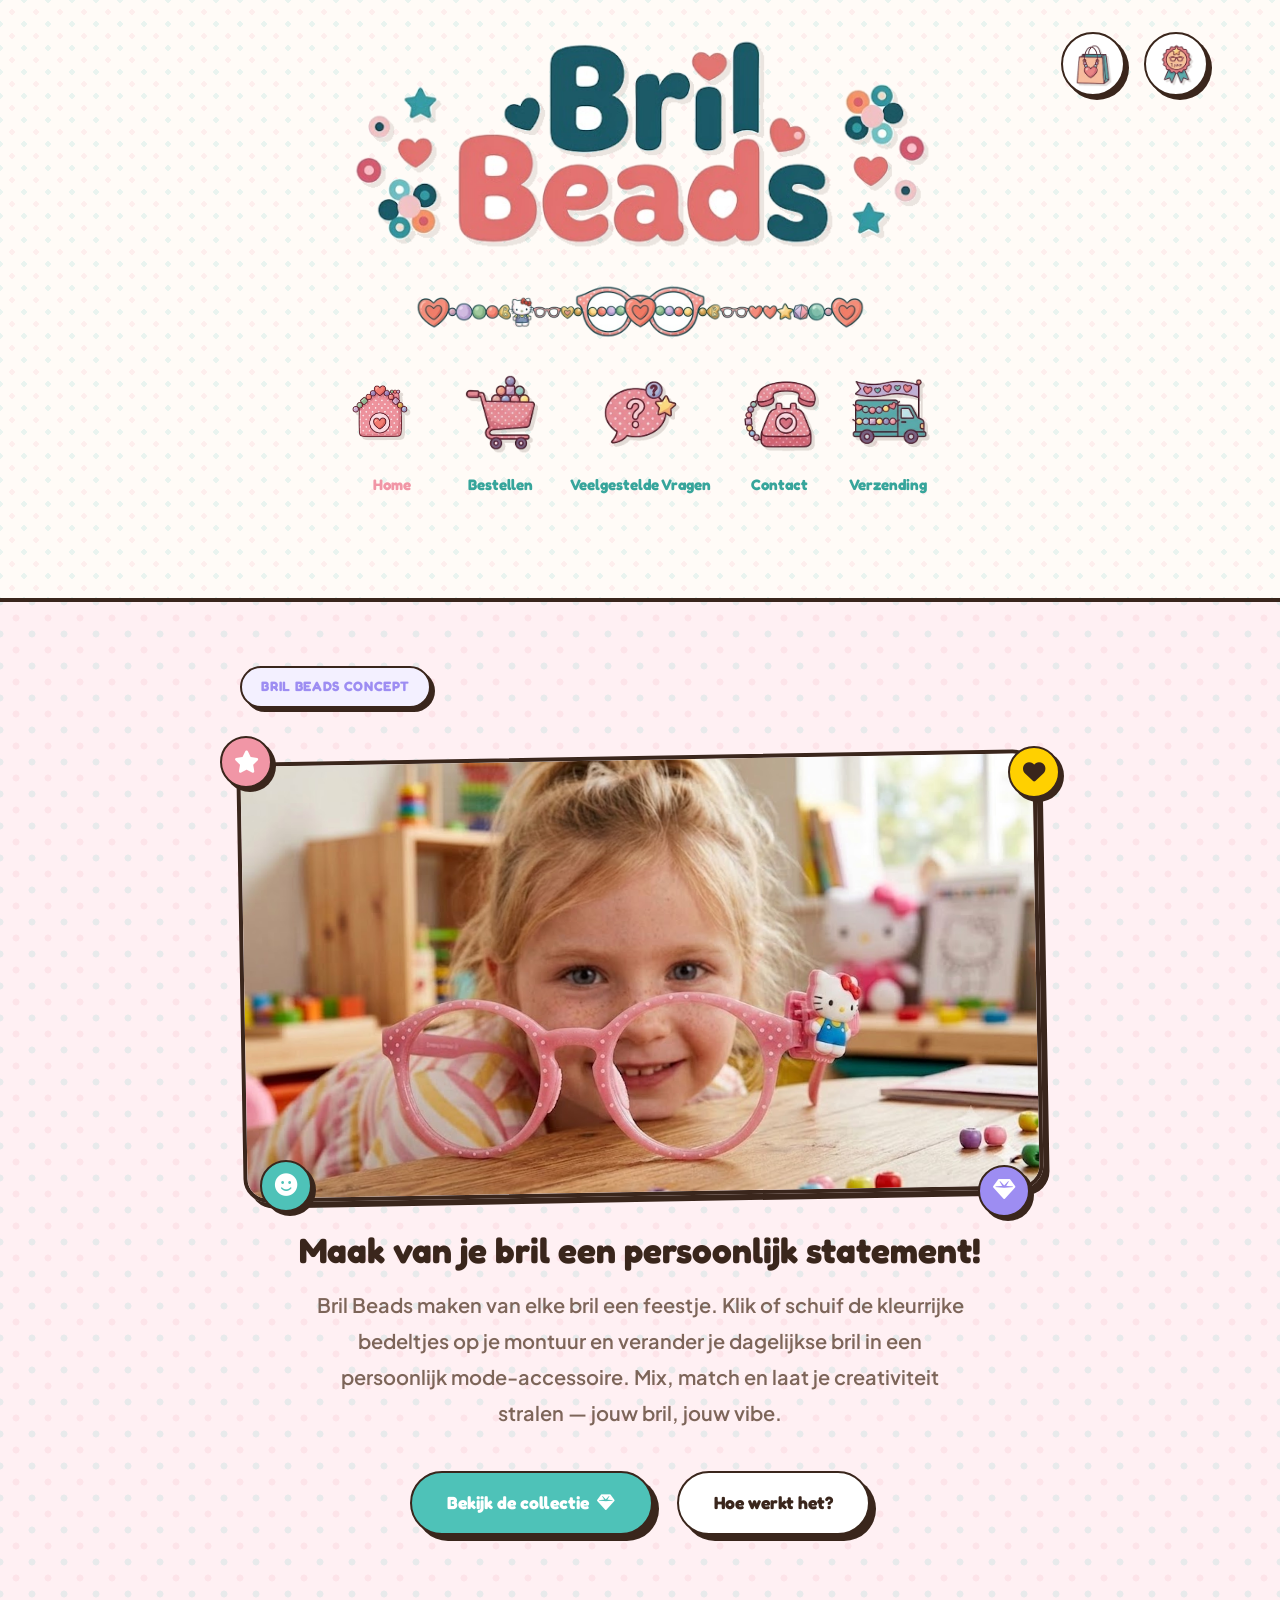
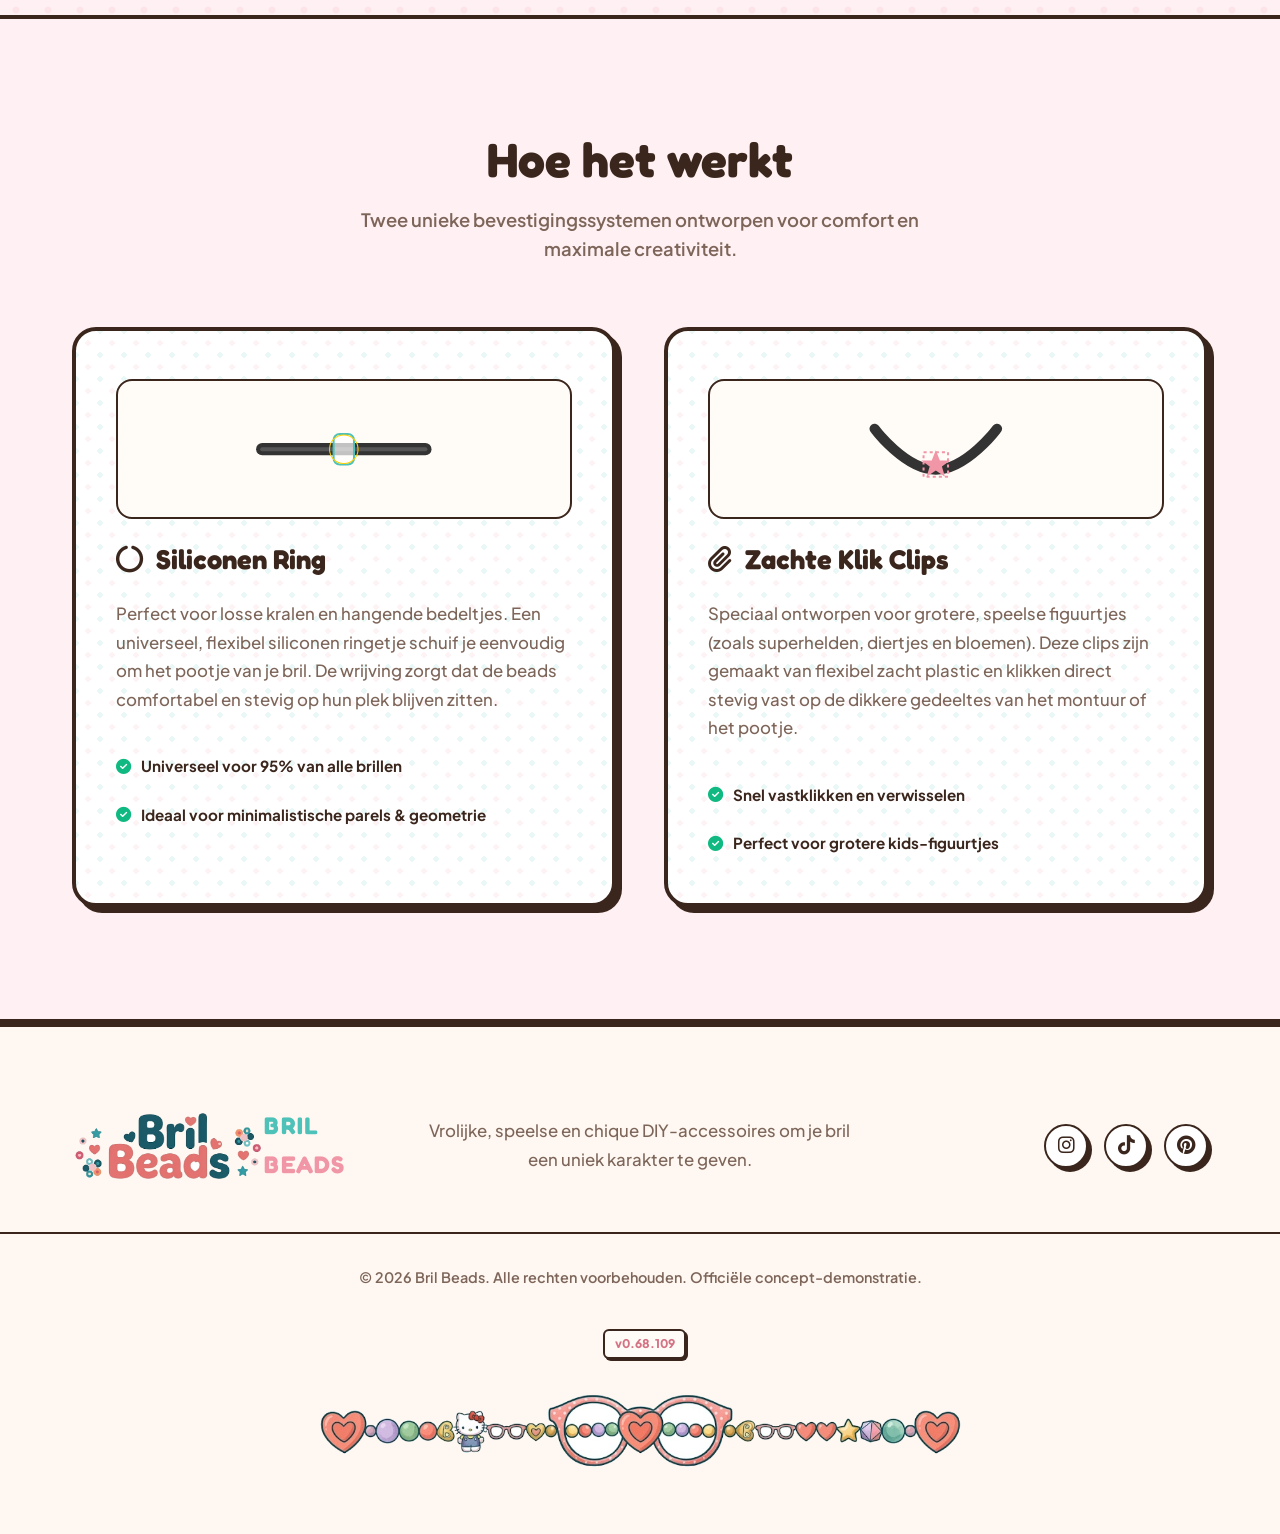
<file: index.html>
<!DOCTYPE html>
<html lang="nl">
<head>
    <meta charset="UTF-8">
    <meta name="viewport" content="width=device-width, initial-scale=1.0">
    <meta name="color-scheme" content="only light">
    <title>Bril Beads | Personaliseer je Bril | DIY Modieuze Accessoires</title>
    <meta name="description" content="Personaliseer je bril met Bril Beads! Unieke, modulaire en kleurrijke bedeltjes, clips en kralen om je bril een eigen karakter te geven. Ontdek de collecties voor kids en volwassenen.">
    <!-- Google Fonts -->
    <link rel="preconnect" href="https://fonts.googleapis.com">
    <link rel="preconnect" href="https://fonts.gstatic.com" crossorigin>
    <link href="https://fonts.googleapis.com/css2?family=Fredoka:wght@400;600;800&family=Outfit:wght@400;600;800&family=Plus+Jakarta+Sans:wght@300;400;500;600;700&display=swap" rel="stylesheet">
    <!-- FontAwesome for icons -->
    <link rel="stylesheet" href="https://cdnjs.cloudflare.com/ajax/libs/font-awesome/6.4.0/css/all.min.css">
    <!-- Custom CSS -->
    <link rel="stylesheet" href="index.css">
</head>
<body>
    <!-- Header -->
    <header class="app-header">
        <!-- Top-Right Utilities (Winkelwagen & Account) -->
        <div class="header-utilities">
            <a href="winkelwagen.html" class="utility-nav-item" title="Bekijk je winkelwagen">
                <div class="utility-icon-wrapper">
                    <img src="assets/icon_winkelwagen.png" alt="Winkelwagen" class="utility-icon-img">
                </div>
            </a>

                        <a href="garantie.html" class="utility-nav-item" title="1 jaar 100% tevredenheidsgarantie">
                <div class="utility-icon-wrapper">
                    <img src="assets/icon_garantie.png" alt="Garantie" class="utility-icon-img">
                </div>
            </a>
        </div>

        <div class="container header-container">
            <a href="index.html" class="brand-logo" id="header-logo-link">
                <img src="assets/logo.png?v=2" alt="Bril Beads Logo" class="logo-img">
            </a>
            
            <nav class="playful-nav" id="main-navigation">
                <div class="playful-nav-container">
                    <a href="index.html" class="playful-nav-item active" title="Terug naar Home">
                        <div class="nav-icon-img-wrapper">
                            <img src="assets/icon_home.png" alt="Home" class="nav-icon-img">
                        </div>
                        <span class="nav-label">Home</span>
                    </a>
                    
                    
                    <a href="producten.html" class="playful-nav-item" title="Bekijk alle producten">
                        <div class="nav-icon-img-wrapper">
                            <img src="assets/icon_bestellen.png" alt="Bestellen" class="nav-icon-img">
                        </div>
                        <span class="nav-label">Bestellen</span>
                    </a>
                    
                    <a href="faq.html" class="playful-nav-item" title="Veelgestelde Vragen">
                        <div class="nav-icon-img-wrapper">
                            <img src="assets/icon_faq.png" alt="Veelgestelde Vragen" class="nav-icon-img">
                        </div>
                        <span class="nav-label">Veelgestelde Vragen</span>
                    </a>
                    
                    <a href="contact.html" class="playful-nav-item" title="Neem contact met ons op">
                        <div class="nav-icon-img-wrapper">
                            <img src="assets/icon_contact.png" alt="Contact" class="nav-icon-img">
                        </div>
                        <span class="nav-label">Contact</span>
                    </a>
                    
                    <a href="verzending.html" class="playful-nav-item" title="Gratis verzending vanaf &euro;20">
                        <div class="nav-icon-img-wrapper">
                            <img src="assets/icon_verzending.png" alt="Verzending" class="nav-icon-img">
                        </div>
                        <span class="nav-label">Verzending</span>
                    </a>
                    

                </div>
            </nav>
        </div>
    </header>

    <main>
        <!-- Hero Section -->
        <section class="hero-section" id="hero">
            <div class="polka-dot-bg"></div>
            <div class="container hero-centered-container">
                <div class="hero-centered-content">
                    <span class="badge badge-playful">Bril Beads Concept</span>
                    
                    <!-- Large Center Logo Carousel -->
                    <div class="hero-logo-wrapper" id="hero-carousel-container" style="cursor: pointer;" title="Klik voor de volgende foto">
                        <img src="assets/hero_photo_girl.png" alt="Bril Beads Sfeerfoto Meisje" class="hero-logo-large carousel-image visible" id="hero-carousel-2">
                        <img src="assets/hero_photo_pink_kitty.png" alt="Bril Beads Hello Kitty Pink Sfeerfoto" class="hero-logo-large carousel-image hidden" id="hero-carousel-4" style="position: absolute; top: 0; left: 0; width: 100%; height: 100%;">
                        <img src="assets/hero_photo_blue_kitty.png" alt="Bril Beads Hello Kitty Blue Sfeerfoto" class="hero-logo-large carousel-image hidden" id="hero-carousel-5" style="position: absolute; top: 0; left: 0; width: 100%; height: 100%;">
                        <img src="assets/hero_photo_green_bart.png" alt="Bril Beads Groene Bril Bart Simpson Sfeerfoto" class="hero-logo-large carousel-image hidden" id="hero-carousel-8" style="position: absolute; top: 0; left: 0; width: 100%; height: 100%;">
                        <img src="assets/hero_photo_real_2.png" alt="Bril Beads Superman Bril Sfeerfoto" class="hero-logo-large carousel-image hidden" id="hero-carousel-9" style="position: absolute; top: 0; left: 0; width: 100%; height: 100%;">
                        
                        <!-- Floating playful beads decoration -->
                        <div class="floating-bead-playful f-bead-1"><i class="fa-solid fa-star"></i></div>
                        <div class="floating-bead-playful f-bead-2"><i class="fa-solid fa-heart"></i></div>
                        <div class="floating-bead-playful f-bead-3"><i class="fa-solid fa-face-smile"></i></div>
                        <div class="floating-bead-playful f-bead-4"><i class="fa-solid fa-gem"></i></div>
                    </div>
                    
                    <h1 class="hero-tagline-main">Maak van je bril een persoonlijk statement!</h1>
                    <p class="hero-tagline-sub">
                        Bril Beads maken van elke bril een feestje. Klik of schuif de kleurrijke bedeltjes op je montuur en verander je dagelijkse bril in een persoonlijk mode-accessoire. Mix, match en laat je creativiteit stralen — jouw bril, jouw vibe.
                    </p>
                    
                    <div class="hero-centered-ctas">
                        <a href="producten.html" class="btn btn-playful-primary btn-lg btn-bounce">Bekijk de collectie <i class="fa-solid fa-gem"></i></a>
                        <a href="#hoe-het-werkt" class="btn btn-playful-secondary btn-lg">Hoe werkt het?</a>
                    </div>
                </div>
            </div>
        </section>

        <!-- Product & Customizer Walkthrough/Showcase -->
        <section class="how-it-works-section" id="hoe-het-werkt">
            <div class="container">
                <div class="section-header text-center">
                    <h2 class="section-title">Hoe het werkt</h2>
                    <p class="section-subtitle">Twee unieke bevestigingssystemen ontworpen voor comfort en maximale creativiteit.</p>
                </div>

                <div class="systems-grid">
                    <!-- System 1: Silicone Slide -->
                    <div class="system-card glass">
                        <div class="system-visual">
                            <svg class="system-explain-svg" viewBox="0 0 200 120" fill="none" xmlns="http://www.w3.org/2000/svg">
                                <!-- Temple -->
                                <path d="M 20 60 H 180" stroke="#333" stroke-width="12" stroke-linecap="round" />
                                <path d="M 20 60 H 180" stroke="#555" stroke-width="4" stroke-linecap="round" />
                                
                                <!-- Silicone Ring (Backing) -->
                                <rect x="90" y="45" width="20" height="30" rx="6" fill="rgba(255,255,255,0.7)" stroke="var(--teal)" stroke-width="2" class="anim-slide-ring" />
                                
                                <!-- Bead Charm -->
                                <g transform="translate(100, 60)" class="anim-slide-bead">
                                    <circle cx="0" cy="0" r="14" fill="url(#pearl-texture)" stroke="var(--gold)" stroke-width="1" />
                                </g>
                            </svg>
                        </div>
                        <h3 class="system-title"><i class="fa-solid fa-circle-notch text-teal"></i> Siliconen Ring</h3>
                        <p class="system-desc">
                            Perfect voor losse kralen en hangende bedeltjes. Een universeel, flexibel siliconen ringetje schuif je eenvoudig om het pootje van je bril. De wrijving zorgt dat de beads comfortabel en stevig op hun plek blijven zitten.
                        </p>
                        <span class="system-spec"><i class="fa-solid fa-circle-check"></i> Universeel voor 95% van alle brillen</span>
                        <span class="system-spec"><i class="fa-solid fa-circle-check"></i> Ideaal voor minimalistische parels & geometrie</span>
                    </div>

                    <!-- System 2: Soft Clips -->
                    <div class="system-card glass">
                        <div class="system-visual">
                            <svg class="system-explain-svg" viewBox="0 0 200 120" fill="none" xmlns="http://www.w3.org/2000/svg">
                                <!-- Glasses Frame part -->
                                <path d="M 40 40 C 40 40, 70 80, 100 80 C 130 80, 160 40, 160 40" stroke="#333" stroke-width="10" stroke-linecap="round" />
                                
                                <!-- Clip Target -->
                                <g transform="translate(100, 75)" class="anim-clip-bead">
                                    <!-- Clip outline / Snap connection -->
                                    <path d="M -12 -12 H 12 V 12 H -12 Z" fill="none" stroke="var(--pink)" stroke-width="2" stroke-dasharray="3,3" />
                                    <!-- Clip Icon (Star) -->
                                    <path d="M0 -14 L4 -4 L14 -4 L6 2 L9 12 L0 6 L-9 12 L-6 2 L-14 -4 L-4 -4 Z" fill="var(--pink)" />
                                </g>
                            </svg>
                        </div>
                        <h3 class="system-title"><i class="fa-solid fa-paperclip text-pink"></i> Zachte Klik Clips</h3>
                        <p class="system-desc">
                            Speciaal ontworpen voor grotere, speelse figuurtjes (zoals superhelden, diertjes en bloemen). Deze clips zijn gemaakt van flexibel zacht plastic en klikken direct stevig vast op de dikkere gedeeltes van het montuur of het pootje.
                        </p>
                        <span class="system-spec"><i class="fa-solid fa-circle-check"></i> Snel vastklikken en verwisselen</span>
                        <span class="system-spec"><i class="fa-solid fa-circle-check"></i> Perfect voor grotere kids-figuurtjes</span>
                    </div>
                </div>
            </div>
        </section>
    </main>

    <!-- Footer -->
    <footer class="app-footer">
        <div class="container footer-container">
            <div class="footer-logo-col">
                <a href="index.html" class="brand-logo">
                    <img src="assets/logo.png?v=2" alt="Bril Beads Logo" class="logo-img">
                    <span class="brand-text"><span class="bril-text">BRIL</span> <span class="accent-text">BEADS</span></span>
                </a>
            </div>
            <div class="footer-text-col">
                <p class="footer-desc">
                    Vrolijke, speelse en chique DIY-accessoires om je bril een uniek karakter te geven.
                </p>
            </div>
            <div class="footer-social-col">
                <div class="social-links">
                    <a href="#" class="social-link"><i class="fa-brands fa-instagram"></i></a>
                    <a href="#" class="social-link"><i class="fa-brands fa-tiktok"></i></a>
                    <a href="#" class="social-link"><i class="fa-brands fa-pinterest"></i></a>
                </div>
            </div>
        </div>
        <div class="footer-bottom text-center">
            <p>&copy; 2026 Bril Beads. Alle rechten voorbehouden. Offici&euml;le concept-demonstratie.</p>
            <p class="footer-version-wrapper"><span class="version-label" id="site-version">v0.68.109</span></p>
        </div>
    </footer>

    <!-- Custom JavaScript -->
    <script src="app.js?v=v0.68.109"></script>
</body>
</html>
<!-- version check comment -->
</file>
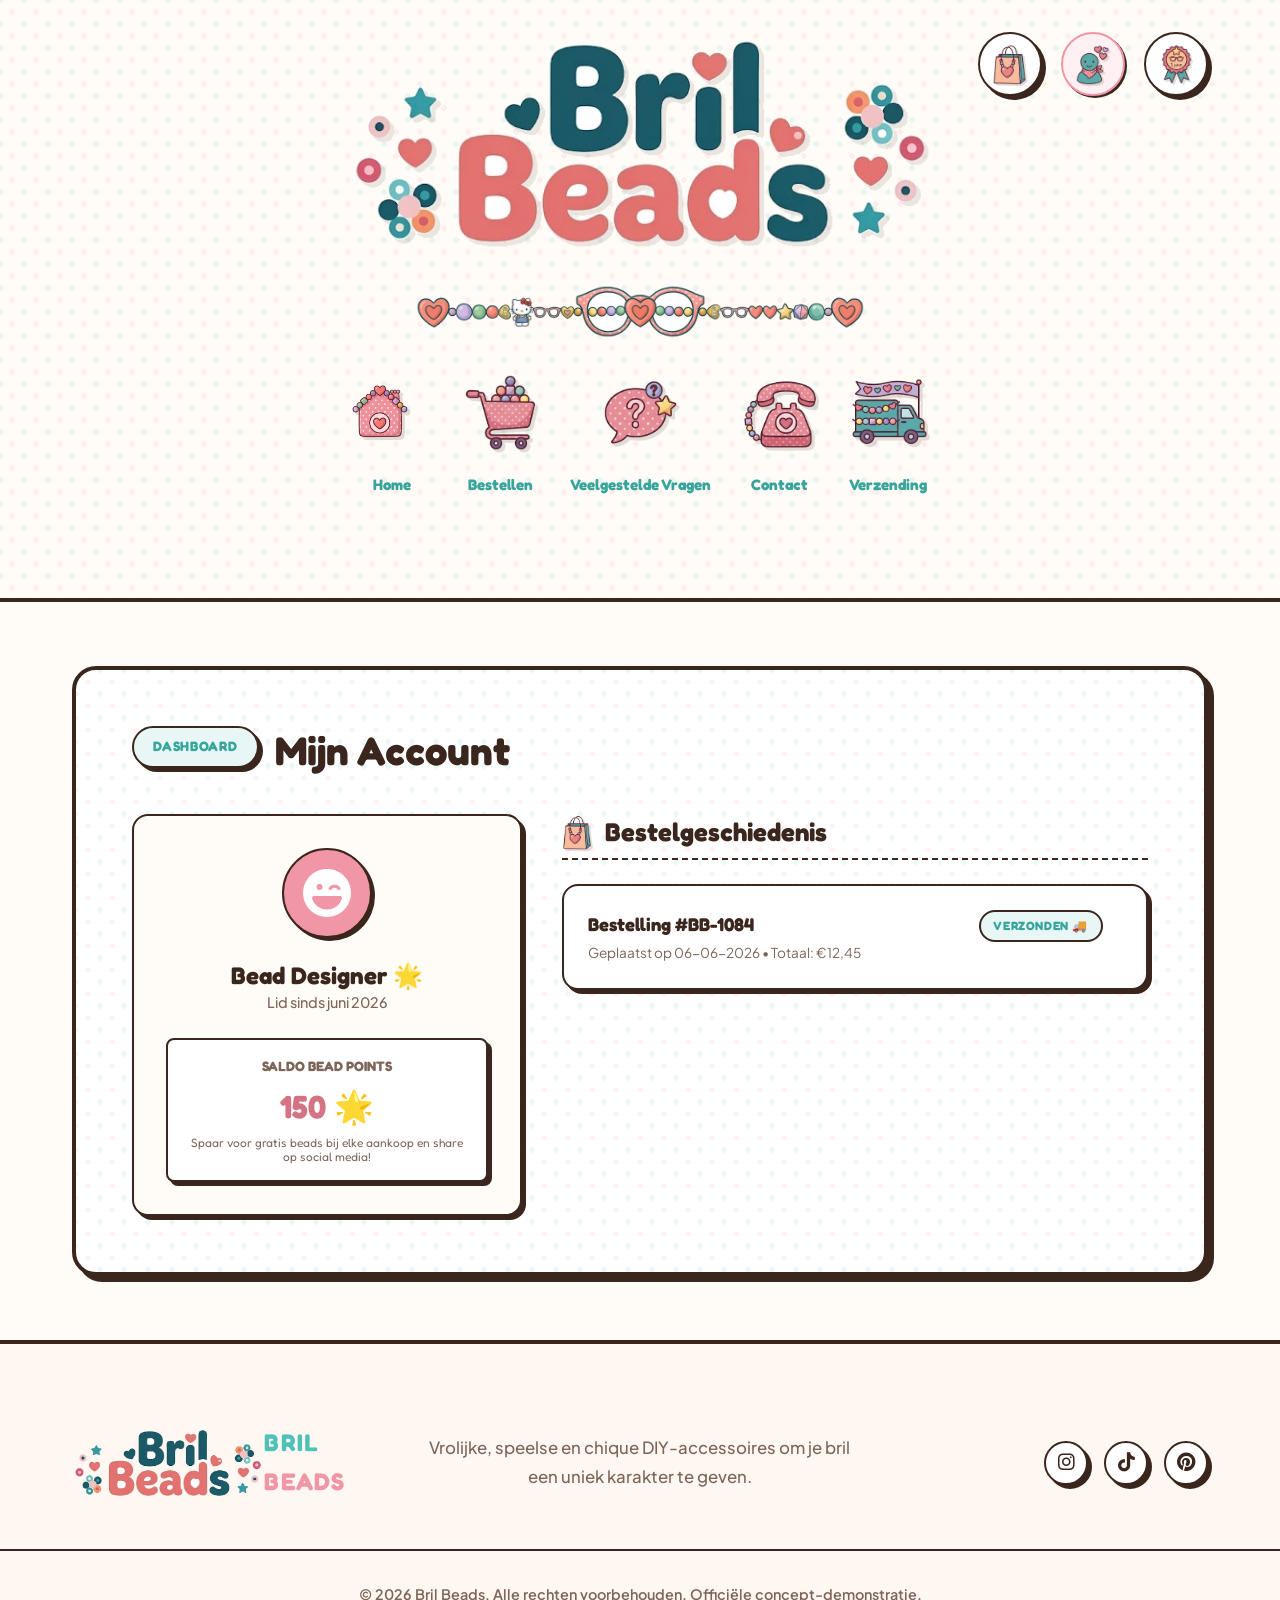
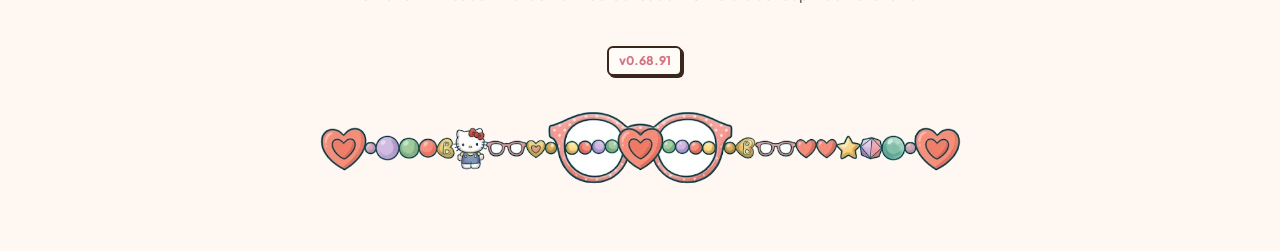
<file: account.html>
<!DOCTYPE html>
<html lang="nl">
<head>
    <meta charset="UTF-8">
    <meta name="viewport" content="width=device-width, initial-scale=1.0">
    <meta name="color-scheme" content="only light">
    <title>Mijn Account | Bril Beads</title>
    <meta name="description" content="Jouw Bril Beads account. Bekijk je bestellingen en gespaarde loyalty points.">
    <!-- Google Fonts -->
    <link rel="preconnect" href="https://fonts.googleapis.com">
    <link rel="preconnect" href="https://fonts.gstatic.com" crossorigin>
    <link href="https://fonts.googleapis.com/css2?family=Fredoka:wght@400;600;800&family=Outfit:wght@400;600;800&family=Plus+Jakarta+Sans:wght@300;400;500;600;700&display=swap" rel="stylesheet">
    <!-- FontAwesome for icons -->
    <link rel="stylesheet" href="https://cdnjs.cloudflare.com/ajax/libs/font-awesome/6.4.0/css/all.min.css">
    <!-- Custom CSS -->
    <link rel="stylesheet" href="index.css">
    <style>
        .account-layout {
            display: grid;
            grid-template-columns: 0.8fr 1.2fr;
            gap: 2.5rem;
        }
        .profile-card {
            background: var(--bg-cream);
            border: var(--thin-border);
            border-radius: var(--radius-md);
            padding: 2rem;
            text-align: center;
            box-shadow: var(--comic-shadow-sm);
        }
        .avatar-circle {
            width: 90px;
            height: 90px;
            border-radius: 50%;
            background: var(--pink);
            border: var(--thin-border);
            margin: 0 auto 1.5rem auto;
            display: flex;
            align-items: center;
            justify-content: center;
            font-size: 3rem;
            color: #ffffff;
            box-shadow: 3px 3px 0 var(--border-dark);
        }
        .points-box {
            background: #ffffff;
            border: var(--thin-border);
            border-radius: var(--radius-sm);
            padding: 1rem;
            margin-top: 1.5rem;
            font-family: var(--font-heading);
            font-weight: 800;
            box-shadow: var(--comic-shadow-sm);
        }
        .designs-list, .orders-list {
            display: flex;
            flex-direction: column;
            gap: 1.2rem;
            margin-top: 1.5rem;
        }
        .saved-design-card, .order-item-card {
            background: #ffffff;
            border: var(--thin-border);
            border-radius: var(--radius-md);
            padding: 1.5rem;
            box-shadow: var(--comic-shadow-sm);
            display: flex;
            justify-content: space-between;
            align-items: center;
            transition: var(--transition);
        }
        .saved-design-card:hover {
            transform: translate(-3px, -3px);
            box-shadow: var(--comic-shadow);
        }
        .design-meta {
            display: flex;
            flex-direction: column;
            gap: 0.2rem;
        }
        .design-title {
            font-family: var(--font-heading);
            font-weight: 800;
            font-size: 1.15rem;
            color: var(--text-dark);
        }
        .design-desc {
            font-size: 0.85rem;
            color: var(--text-muted);
        }
        .btn-group {
            display: flex;
            gap: 0.8rem;
        }
        @media (max-width: 900px) {
            .account-layout {
                grid-template-columns: 1fr;
            }
        }
    </style>
</head>
<body>
    <!-- Header -->
    <header class="app-header">
        <!-- Top-Right Utilities (Winkelwagen & Account) -->
        <div class="header-utilities">
            <a href="winkelwagen.html" class="utility-nav-item" title="Bekijk je winkelwagen">
                <div class="utility-icon-wrapper">
                    <img src="assets/icon_winkelwagen.png" alt="Winkelwagen" class="utility-icon-img">
                </div>
            </a>
            <a href="account.html" class="utility-nav-item active" title="Mijn Account">
                <div class="utility-icon-wrapper">
                    <img src="assets/icon_account.png" alt="Account" class="utility-icon-img">
                </div>
            </a>
                        <a href="garantie.html" class="utility-nav-item" title="1 jaar 100% tevredenheidsgarantie">
                <div class="utility-icon-wrapper">
                    <img src="assets/icon_garantie.png" alt="Garantie" class="utility-icon-img">
                </div>
            </a>
        </div>

        <div class="container header-container">
            <a href="index.html" class="brand-logo" id="header-logo-link">
                <img src="assets/logo.png?v=2" alt="Bril Beads Logo" class="logo-img">
            </a>
            
            <nav class="playful-nav" id="main-navigation">
                <div class="playful-nav-container">
                    <a href="index.html" class="playful-nav-item" title="Terug naar Home">
                        <div class="nav-icon-img-wrapper">
                            <img src="assets/icon_home.png" alt="Home" class="nav-icon-img">
                        </div>
                        <span class="nav-label">Home</span>
                    </a>
                    
                    
                    <a href="producten.html" class="playful-nav-item" title="Bekijk alle producten">
                        <div class="nav-icon-img-wrapper">
                            <img src="assets/icon_bestellen.png" alt="Bestellen" class="nav-icon-img">
                        </div>
                        <span class="nav-label">Bestellen</span>
                    </a>
                    
                    <a href="faq.html" class="playful-nav-item" title="Veelgestelde Vragen">
                        <div class="nav-icon-img-wrapper">
                            <img src="assets/icon_faq.png" alt="Veelgestelde Vragen" class="nav-icon-img">
                        </div>
                        <span class="nav-label">Veelgestelde Vragen</span>
                    </a>
                    
                    <a href="contact.html" class="playful-nav-item" title="Neem contact met ons op">
                        <div class="nav-icon-img-wrapper">
                            <img src="assets/icon_contact.png" alt="Contact" class="nav-icon-img">
                        </div>
                        <span class="nav-label">Contact</span>
                    </a>
                    
                    <a href="verzending.html" class="playful-nav-item" title="Gratis verzending vanaf &euro;20">
                        <div class="nav-icon-img-wrapper">
                            <img src="assets/icon_verzending.png" alt="Verzending" class="nav-icon-img">
                        </div>
                        <span class="nav-label">Verzending</span>
                    </a>
                    

                </div>
            </nav>
        </div>
    </header>

    <main style="padding: 4rem 0;">
        <div class="container">
            <div class="glass" style="padding: 3.5rem;">
                <div class="page-title-group" style="margin-bottom: 2.5rem;">
                    <span class="badge badge-accent">Dashboard</span>
                    <h1 class="section-title text-left" style="font-size: 2.5rem;">Mijn Account</h1>
                </div>
                
                <div class="account-layout">
                    <!-- Profile Card -->
                    <div class="profile-card">
                        <div class="avatar-circle"><i class="fa-solid fa-face-laugh-wink"></i></div>
                        <h2 style="font-family: var(--font-heading); font-size: 1.5rem;">Bead Designer 🌟</h2>
                        <p style="font-size: 0.9rem; color: var(--text-muted);">Lid sinds juni 2026</p>
                        
                        <div class="points-box">
                            <span style="font-size: 0.85rem; color: var(--text-muted); display: block; margin-bottom: 0.2rem;">SALDO BEAD POINTS</span>
                            <span style="font-size: 2rem; color: var(--pink-dark); display: block; margin-bottom: 0.2rem;">150 🌟</span>
                            <span style="font-size: 0.75rem; color: var(--text-muted); font-weight: normal; line-height: 1.2; display: block;">Spaar voor gratis beads bij elke aankoop en share op social media!</span>
                        </div>
                    </div>

                    <!-- Main Dashboard Area -->
                    <div>
                        <!-- Mock Orders -->
                        <div>
                            <h2 style="display: flex; align-items: center; gap: 0.8rem; font-family: var(--font-heading); font-size: 1.6rem; border-bottom: 2px dashed var(--border-dark); padding-bottom: 0.5rem; margin-bottom: 1rem;">
                                <img src="assets/icon_winkelwagen.png" alt="Bestelgeschiedenis" style="height: 2.2rem; width: auto; filter: drop-shadow(2px 2px 0px rgba(58, 38, 28, 0.15));"> Bestelgeschiedenis
                            </h2>
                            
                            <div class="orders-list">
                                <div class="order-item-card">
                                    <div class="design-meta">
                                        <span class="design-title">Bestelling #BB-1084</span>
                                        <span class="design-desc">Geplaatst op 06-06-2026 &bull; Totaal: &euro;12,45</span>
                                    </div>
                                    <span class="badge badge-accent" style="margin-bottom: 0; box-shadow: none; font-size: 0.75rem; padding: 0.3rem 0.8rem;">Verzonden 🚚</span>
                                </div>
                            </div>
                        </div>
                    </div>
                </div>
            </div>
        </div>
    </main>

    <!-- Footer -->
    <footer class="app-footer">
        <div class="container footer-container">
            <div class="footer-logo-col">
                <a href="index.html" class="brand-logo">
                    <img src="assets/logo.png?v=2" alt="Bril Beads Logo" class="logo-img">
                    <span class="brand-text"><span class="bril-text">BRIL</span> <span class="accent-text">BEADS</span></span>
                </a>
            </div>
            <div class="footer-text-col">
                <p class="footer-desc">
                    Vrolijke, speelse en chique DIY-accessoires om je bril een uniek karakter te geven.
                </p>
            </div>
            <div class="footer-social-col">
                <div class="social-links">
                    <a href="#" class="social-link"><i class="fa-brands fa-instagram"></i></a>
                    <a href="#" class="social-link"><i class="fa-brands fa-tiktok"></i></a>
                    <a href="#" class="social-link"><i class="fa-brands fa-pinterest"></i></a>
                </div>
            </div>
        </div>
        <div class="footer-bottom text-center">
            <p>&copy; 2026 Bril Beads. Alle rechten voorbehouden. Offici&euml;le concept-demonstratie.</p>
            <p class="footer-version-wrapper"><span class="version-label" id="site-version">v0.68.91</span></p>
        </div>
    </footer>
    
    <script src="app.js?v=v0.68.91"></script>
    <script>
        // No active scripts required for order history (rendered statically)
    </script>
</body>
</html>
</file>
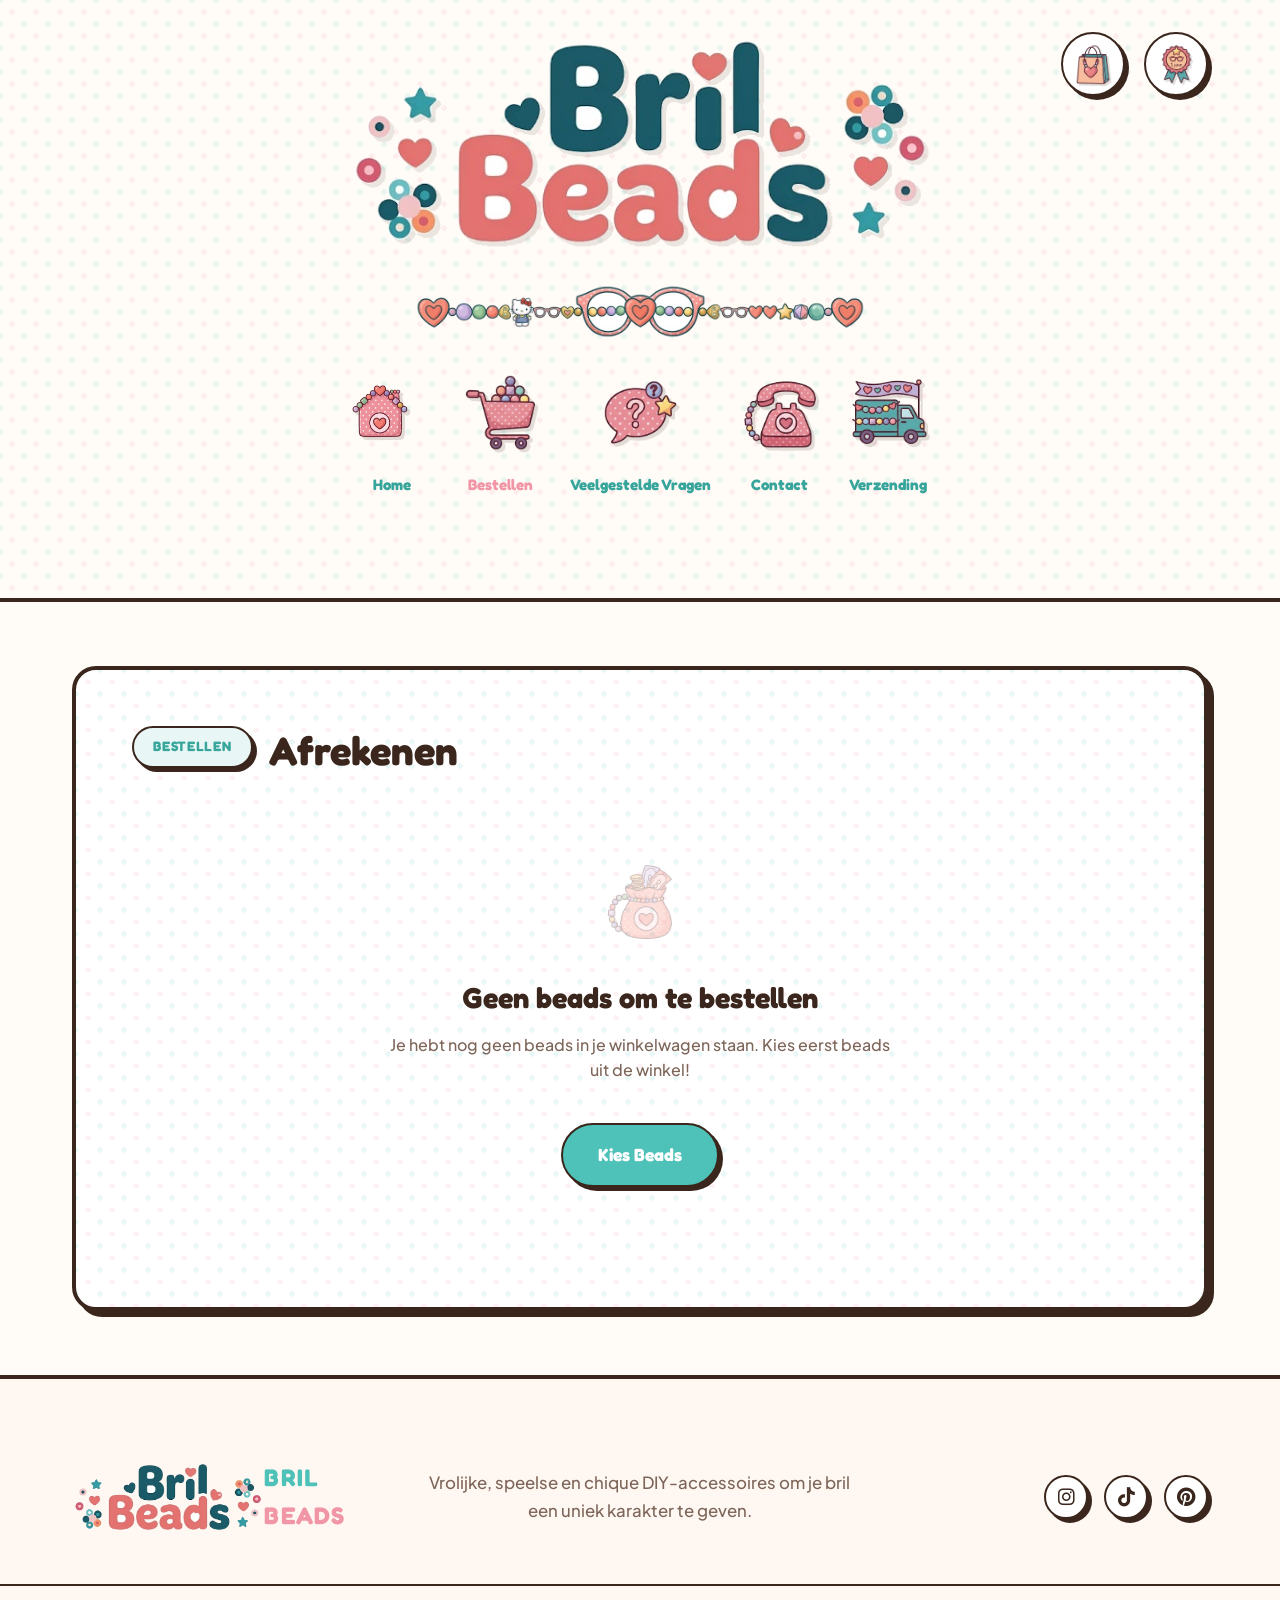
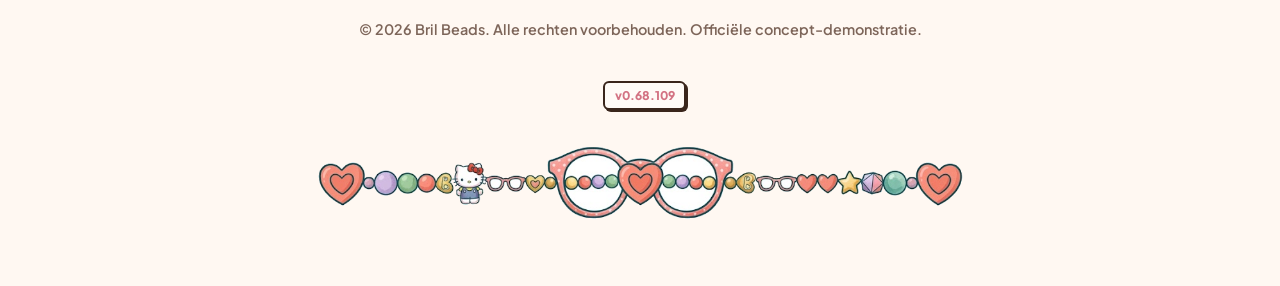
<file: bestellen.html>
<!DOCTYPE html>
<html lang="nl">
<head>
    <meta charset="UTF-8">
    <meta name="viewport" content="width=device-width, initial-scale=1.0">
    <meta name="color-scheme" content="only light">
    <title>Bestellen | Bril Beads</title>
    <meta name="description" content="Rond je bestelling af bij Bril Beads. Vul je gegevens in en bestel direct jouw gepersonaliseerde bril met beads.">
    <!-- Google Fonts -->
    <link rel="preconnect" href="https://fonts.googleapis.com">
    <link rel="preconnect" href="https://fonts.gstatic.com" crossorigin>
    <link href="https://fonts.googleapis.com/css2?family=Fredoka:wght@400;600;800&family=Outfit:wght@400;600;800&family=Plus+Jakarta+Sans:wght@300;400;500;600;700&display=swap" rel="stylesheet">
    <!-- FontAwesome for icons -->
    <link rel="stylesheet" href="https://cdnjs.cloudflare.com/ajax/libs/font-awesome/6.4.0/css/all.min.css">
    <!-- Custom CSS -->
    <link rel="stylesheet" href="index.css">
    <style>
        .checkout-layout {
            display: grid;
            grid-template-columns: 1.2fr 0.8fr;
            gap: 3rem;
            align-items: start;
        }
        .checkout-form-box {
            background: #ffffff;
            border: var(--thin-border);
            border-radius: var(--radius-lg);
            padding: 2.5rem;
            box-shadow: var(--comic-shadow-sm);
        }
        .form-grid-2 {
            display: grid;
            grid-template-columns: 1fr 1fr;
            gap: 1.2rem;
        }
        .payment-methods {
            display: flex;
            flex-direction: column;
            gap: 1rem;
            margin-top: 1rem;
        }
        .payment-option {
            border: var(--thin-border);
            border-radius: var(--radius-md);
            padding: 1.2rem;
            display: flex;
            align-items: center;
            gap: 1rem;
            cursor: pointer;
            font-weight: 700;
            box-shadow: var(--comic-shadow-sm);
            transition: var(--transition);
            background: #ffffff;
        }
        .payment-option input {
            cursor: pointer;
        }
        .payment-option:hover {
            transform: translate(-2px, -2px);
            box-shadow: var(--comic-shadow);
        }
        .payment-option.active {
            background: var(--bg-pastel-pink);
            border-color: var(--pink);
        }
        .order-summary-box {
            background: var(--bg-cream);
            border: var(--thin-border);
            border-radius: var(--radius-lg);
            padding: 2.5rem;
            box-shadow: var(--comic-shadow-sm);
            display: flex;
            flex-direction: column;
            gap: 1.5rem;
        }
        .mini-preview-bead {
            display: flex;
            align-items: center;
            gap: 0.8rem;
            font-size: 0.9rem;
            font-weight: 600;
        }
        @media (max-width: 900px) {
            .checkout-layout {
                grid-template-columns: 1fr;
                gap: 1.5rem;
            }
        }
        @media (max-width: 576px) {
            .checkout-form-box {
                padding: 2rem 1.2rem !important; /* overrides inline padding */
            }
            .order-summary-box {
                padding: 1.5rem 1.2rem;
            }
        }
    </style>
</head>
<body>
    <!-- Header -->
    <header class="app-header">
        <!-- Top-Right Utilities (Winkelwagen & Account) -->
        <div class="header-utilities">
            <a href="winkelwagen.html" class="utility-nav-item" title="Bekijk je winkelwagen">
                <div class="utility-icon-wrapper">
                    <img src="assets/icon_winkelwagen.png" alt="Winkelwagen" class="utility-icon-img">
                </div>
            </a>

                        <a href="garantie.html" class="utility-nav-item" title="1 jaar 100% tevredenheidsgarantie">
                <div class="utility-icon-wrapper">
                    <img src="assets/icon_garantie.png" alt="Garantie" class="utility-icon-img">
                </div>
            </a>
        </div>

        <div class="container header-container">
            <a href="index.html" class="brand-logo" id="header-logo-link">
                <img src="assets/logo.png?v=2" alt="Bril Beads Logo" class="logo-img">
            </a>
            
            <nav class="playful-nav" id="main-navigation">
                <div class="playful-nav-container">
                    <a href="index.html" class="playful-nav-item" title="Terug naar Home">
                        <div class="nav-icon-img-wrapper">
                            <img src="assets/icon_home.png" alt="Home" class="nav-icon-img">
                        </div>
                        <span class="nav-label">Home</span>
                    </a>
                    
                    
                    <a href="producten.html" class="playful-nav-item active" title="Bekijk alle producten">
                        <div class="nav-icon-img-wrapper">
                            <img src="assets/icon_bestellen.png" alt="Bestellen" class="nav-icon-img">
                        </div>
                        <span class="nav-label">Bestellen</span>
                    </a>
                    
                    <a href="faq.html" class="playful-nav-item" title="Veelgestelde Vragen">
                        <div class="nav-icon-img-wrapper">
                            <img src="assets/icon_faq.png" alt="Veelgestelde Vragen" class="nav-icon-img">
                        </div>
                        <span class="nav-label">Veelgestelde Vragen</span>
                    </a>
                    
                    <a href="contact.html" class="playful-nav-item" title="Neem contact met ons op">
                        <div class="nav-icon-img-wrapper">
                            <img src="assets/icon_contact.png" alt="Contact" class="nav-icon-img">
                        </div>
                        <span class="nav-label">Contact</span>
                    </a>
                    
                    <a href="verzending.html" class="playful-nav-item" title="Gratis verzending vanaf &euro;20">
                        <div class="nav-icon-img-wrapper">
                            <img src="assets/icon_verzending.png" alt="Verzending" class="nav-icon-img">
                        </div>
                        <span class="nav-label">Verzending</span>
                    </a>
                    

                </div>
            </nav>
        </div>
    </header>

    <main style="padding: 4rem 0;">
        <div class="container">
            <div class="glass glass-panel" id="checkout-container-main">
                <div class="page-title-group" style="margin-bottom: 2.5rem;">
                    <span class="badge badge-accent">Gegevens</span>
                    <h1 class="section-title text-left" style="font-size: 2.5rem;">Afrekenen</h1>
                </div>
                
                <div class="checkout-layout">
                    <!-- Checkout Left: Explanation & Direct Link to Shopify -->
                    <div class="checkout-form-box" style="text-align: center; padding: 3rem 2rem; display: flex; flex-direction: column; align-items: center; justify-content: center; gap: 1.5rem;">
                        <div style="width: 100%; max-width: 280px; margin: 0 auto; display: flex; align-items: center; justify-content: center; animation: gentleWobble 4s ease-in-out infinite alternate;">
                            <img src="assets/secure_checkout.png?v=2" alt="Veilig Betalen" style="max-width: 100%; height: auto; object-fit: contain; filter: drop-shadow(4px 4px 0px rgba(58, 38, 28, 0.1));">
                        </div>
                        <h2 style="font-family: var(--font-heading); font-size: 1.8rem; color: var(--text-dark);">Veilig afrekenen via Shopify</h2>
                        <p style="color: var(--text-muted); font-size: 1.05rem; line-height: 1.6; max-width: 450px;">
                            Je staat op het punt om jouw gepersonaliseerde bril met beads te bestellen. Klik op de knop hieronder om direct door te gaan naar onze beveiligde Shopify-omgeving.
                        </p>
                        <ul style="text-align: left; color: var(--text-muted); font-size: 0.95rem; margin: 0.5rem 0 1.5rem 0; display: flex; flex-direction: column; gap: 0.5rem; list-style-type: none;">
                            <li><i class="fa-solid fa-circle-check" style="color: var(--teal); margin-right: 0.5rem;"></i> Voer eenmalig je adresgegevens in op Shopify</li>
                            <li><i class="fa-solid fa-circle-check" style="color: var(--teal); margin-right: 0.5rem;"></i> Veilig betalen met o.a. iDEAL, Creditcard of PayPal</li>
                            <li><i class="fa-solid fa-circle-check" style="color: var(--teal); margin-right: 0.5rem;"></i> Volledige orderbevestiging in je mailbox</li>
                        </ul>
                        <button onclick="handleRedirectToShopify()" class="btn btn-primary btn-lg btn-bounce" style="width: 100%; max-width: 400px; font-size: 1.2rem; padding: 1.2rem 2rem;">
                            Naar Shopify & Afrekenen <i class="fa-solid fa-arrow-right-to-bracket" style="margin-left: 0.5rem;"></i>
                        </button>
                    </div>

                    <div class="order-summary-box">
                        <h3 style="display: flex; align-items: center; gap: 0.8rem; font-family: var(--font-heading); font-size: 1.5rem; border-bottom: 2px dashed var(--border-dark); padding-bottom: 0.5rem; margin-bottom: 1.5rem;">
                            <img src="assets/icon_winkelwagen.png" alt="Jouw Bestelling" style="height: 2.2rem; width: auto; filter: drop-shadow(2px 2px 0px rgba(58, 38, 28, 0.15));"> Jouw Bestelling
                        </h3>
                        
                        <div id="checkout-items-list" style="display: flex; flex-direction: column; gap: 1rem;">
                            <!-- Populated dynamically -->
                        </div>

                        <div style="border-top: var(--thin-border); padding-top: 1rem; margin-top: 1rem; display:flex; flex-direction:column; gap:0.8rem;">
                            <div style="display:flex; justify-content:space-between; font-weight:600; font-size:0.95rem;">
                                <span>Subtotaal</span>
                                <span id="checkout-subtotal">&euro; 0,00</span>
                            </div>
                            <div style="display:flex; justify-content:space-between; font-weight:600; font-size:0.95rem;">
                                <span>Verzending</span>
                                <span id="checkout-shipping">&euro; 2,95</span>
                            </div>
                            <div style="display:flex; justify-content:space-between; font-family:var(--font-heading); font-weight:800; font-size:1.5rem; color:var(--pink-dark); border-top:1px dashed var(--border-dark); padding-top:0.8rem; margin-top:0.2rem;">
                                <span>Totaal</span>
                                <span id="checkout-total">&euro; 0,00</span>
                            </div>
                        </div>
                    </div>
                </div>
            </div>
        </div>
    </main>

    <!-- Footer -->
    <footer class="app-footer">
        <div class="container footer-container">
            <div class="footer-logo-col">
                <a href="index.html" class="brand-logo">
                    <img src="assets/logo.png?v=2" alt="Bril Beads Logo" class="logo-img">
                    <span class="brand-text"><span class="bril-text">BRIL</span> <span class="accent-text">BEADS</span></span>
                </a>
            </div>
            <div class="footer-text-col">
                <p class="footer-desc">
                    Vrolijke, speelse en chique DIY-accessoires om je bril een uniek karakter te geven.
                </p>
            </div>
            <div class="footer-social-col">
                <div class="social-links">
                    <a href="#" class="social-link"><i class="fa-brands fa-instagram"></i></a>
                    <a href="#" class="social-link"><i class="fa-brands fa-tiktok"></i></a>
                    <a href="#" class="social-link"><i class="fa-brands fa-pinterest"></i></a>
                </div>
            </div>
        </div>
        <div class="footer-bottom text-center">
            <p>&copy; 2026 Bril Beads. Alle rechten voorbehouden. Offici&euml;le concept-demonstratie.</p>
            <p class="footer-version-wrapper"><span class="version-label" id="site-version">v0.68.109</span></p>
        </div>
    </footer>
    
    <script src="app.js?v=v0.68.109"></script>
    <script src="https://sdks.shopifycdn.com/js-buy-sdk/v2/latest/index.umd.min.js"></script>
    <script src="shopify.js?v=v0.68.109"></script>
    <script>
        document.addEventListener('DOMContentLoaded', () => {
            renderCheckoutPage();
        });

        function renderCheckoutPage() {
            const urlParams = new URLSearchParams(window.location.search);
            const container = document.getElementById('checkout-container-main');
            
            if (urlParams.get('direct_success') === 'true') {
                const orderId = urlParams.get('orderId') || 'BB-' + Math.floor(Math.random() * 9000 + 1000);
                container.innerHTML = `
                    <div style="text-align: center; padding: 4rem 2rem;">
                        <div style="width: 100px; height: 100px; border-radius: 50%; border:var(--thin-border); background:var(--bg-pastel-pink); box-shadow:var(--comic-shadow); display:flex; align-items:center; justify-content:center; margin: 0 auto 2.5rem auto; font-size: 4rem; color: var(--pink-dark); animation: gentleWobble 4s ease-in-out infinite alternate;">
                            <i class="fa-solid fa-paper-plane"></i>
                        </div>
                        <span class="badge badge-accent" style="font-size: 1.1rem; padding: 0.5rem 1.5rem; margin-bottom: 1.5rem;">Hoera!</span>
                        <h1 class="section-title" style="font-size: 2.8rem; margin-bottom: 1.5rem; display:block;">Je bestelling is geplaatst!</h1>
                        <p style="font-size: 1.25rem; font-weight:600; color: var(--text-muted); max-width: 600px; margin-left: auto; margin-right: auto; line-height: 1.7; margin-bottom: 3rem;">
                            Je bestelnummer is <strong>${orderId}</strong>. We maken je beads zo snel mogelijk klaar voor verzending!
                        </p>
                        
                        <div style="display:flex; justify-content:center; gap:1.5rem; flex-wrap:wrap;">
                            <a href="index.html" class="btn btn-primary btn-lg btn-bounce">Terug naar Home</a>
                        </div>
                    </div>
                `;
                return;
            }

            const cartItems = getCartItems().filter(item => item.type === 'loose_bead');
            if (!cartItems || cartItems.length === 0) {
                renderEmptyCheckout(container);
                return;
            }

            // Render list of items in the checkout summary
            const itemsListContainer = document.getElementById('checkout-items-list');
            itemsListContainer.innerHTML = '';

            let subtotal = 0;

            cartItems.forEach(item => {
                const itemDiv = document.createElement('div');
                
                if (item.type === 'loose_bead') {
                    const itemCost = item.price * item.quantity;
                    subtotal += itemCost;
                    
                    itemDiv.innerHTML = `
                        <div style="background:#ffffff; border:var(--thin-border); border-radius:12px; padding:1rem; box-shadow:var(--comic-shadow-sm); display:flex; flex-direction:column; gap:0.5rem;">
                            <span style="font-family:var(--font-heading); font-size:1.05rem; display:block; color:var(--text-dark);">${item.name}</span>
                            <span style="font-size:0.8rem; color:var(--text-muted); display:block;">Losse Bead</span>
                            <div style="display:flex; justify-content:space-between; font-weight:700; font-size:0.95rem; margin-top:0.3rem; border-top:1px dashed #eee; padding-top:0.3rem;">
                                <span>${item.quantity}x</span>
                                <span>&euro; ${itemCost.toFixed(2).replace('.', ',')}</span>
                            </div>
                        </div>
                    `;
                }
                itemsListContainer.appendChild(itemDiv);
            });

            // Summary calculations
            const shipping = subtotal >= 20 ? 0 : 2.95;
            const total = subtotal + shipping;

            document.getElementById('checkout-subtotal').textContent = `€ ${subtotal.toFixed(2).replace('.', ',')}`;
            document.getElementById('checkout-shipping').textContent = shipping === 0 ? 'GRATIS' : `€ ${shipping.toFixed(2).replace('.', ',')}`;
            document.getElementById('checkout-total').textContent = `€ ${total.toFixed(2).replace('.', ',')}`;
        }

        function renderEmptyCheckout(container) {
            container.innerHTML = `
                <div class="page-title-group" style="margin-bottom: 1.5rem;">
                    <span class="badge badge-accent">Bestellen</span>
                    <h1 class="section-title text-left" style="font-size: 2.5rem;">Afrekenen</h1>
                </div>
                <div style="text-align: center; padding: 4rem 2rem;">
                    <img src="assets/icon_betalen.png" alt="Geld" style="height: 5rem; width: auto; opacity: 0.3; margin-bottom: 2rem; display: inline-block;">
                    <h2 style="font-family: var(--font-heading); font-size: 1.8rem; margin-bottom: 1rem;">Geen beads om te bestellen</h2>
                    <p style="margin-bottom: 2.5rem; color: var(--text-muted); max-width: 500px; margin-left: auto; margin-right: auto;">
                        Je hebt nog geen beads in je winkelwagen staan. Kies eerst beads uit de winkel!
                    </p>
                    <a href="producten.html" class="btn btn-primary btn-lg btn-bounce">Kies Beads</a>
                </div>
            `;
        }

        function handleRedirectToShopify() {
            const cartItems = getCartItems().filter(item => item.type === 'loose_bead');
            if (!cartItems || cartItems.length === 0) return;
            
            playSound('save');

            let subtotal = 0;
            cartItems.forEach(item => {
                if (item.type === 'loose_bead') {
                    subtotal += item.price * item.quantity;
                }
            });
            const shipping = subtotal >= 20 ? 0 : 2.95;
            const total = subtotal + shipping;

            // Roep de Shopify checkout-logica aan voor de hele winkelwagen
            checkoutUnifiedCart(cartItems, () => {
                // Succes-callback bij simulatiemodus: sla lokaal ordergeschiedenis op en toon succes-view
                const orderId = 'BB-' + Math.floor(Math.random() * 9000 + 1000);

                const orderRecord = {
                    id: orderId,
                    date: new Date().toLocaleDateString('nl-NL'),
                    total: total
                };
                
                // Voeg toe aan account bestellingen
                const savedOrders = JSON.parse(localStorage.getItem('bril_beads_orders') || '[]');
                savedOrders.push(orderRecord);
                localStorage.setItem('bril_beads_orders', JSON.stringify(savedOrders));

                // Clear cart state
                localStorage.removeItem('bril_beads_cart');

                // Render Success view
                const container = document.getElementById('checkout-container-main');
                container.innerHTML = `
                    <div style="text-align: center; padding: 4rem 2rem;">
                        <div style="width: 100px; height: 100px; border-radius: 50%; border:var(--thick-border); background:var(--bg-pastel-pink); box-shadow:var(--comic-shadow); display:flex; align-items:center; justify-content:center; margin: 0 auto 2.5rem auto; font-size: 4rem; color: var(--pink-dark); animation: gentleWobble 4s ease-in-out infinite alternate;">
                            <i class="fa-solid fa-paper-plane"></i>
                        </div>
                        <span class="badge badge-accent" style="font-size: 1.1rem; padding: 0.5rem 1.5rem; margin-bottom: 1.5rem;">Hoera!</span>
                        <h1 class="section-title" style="font-size: 2.8rem; margin-bottom: 1.5rem; display:block;">Je bestelling is geplaatst!</h1>
                        <p style="font-size: 1.25rem; font-weight:600; color: var(--text-muted); max-width: 600px; margin-left: auto; margin-right: auto; line-height: 1.7; margin-bottom: 3rem;">
                            Je bestelnummer is <strong>${orderId}</strong>. We maken je beads zo snel mogelijk klaar voor verzending!
                        </p>
                        
                        <div style="display:flex; justify-content:center; gap:1.5rem; flex-wrap:wrap;">
                            <a href="index.html" class="btn btn-primary btn-lg btn-bounce">Terug naar Home</a>
                        </div>
                    </div>
                `;
            });
        }
    </script>
</body>
</html>
</file>
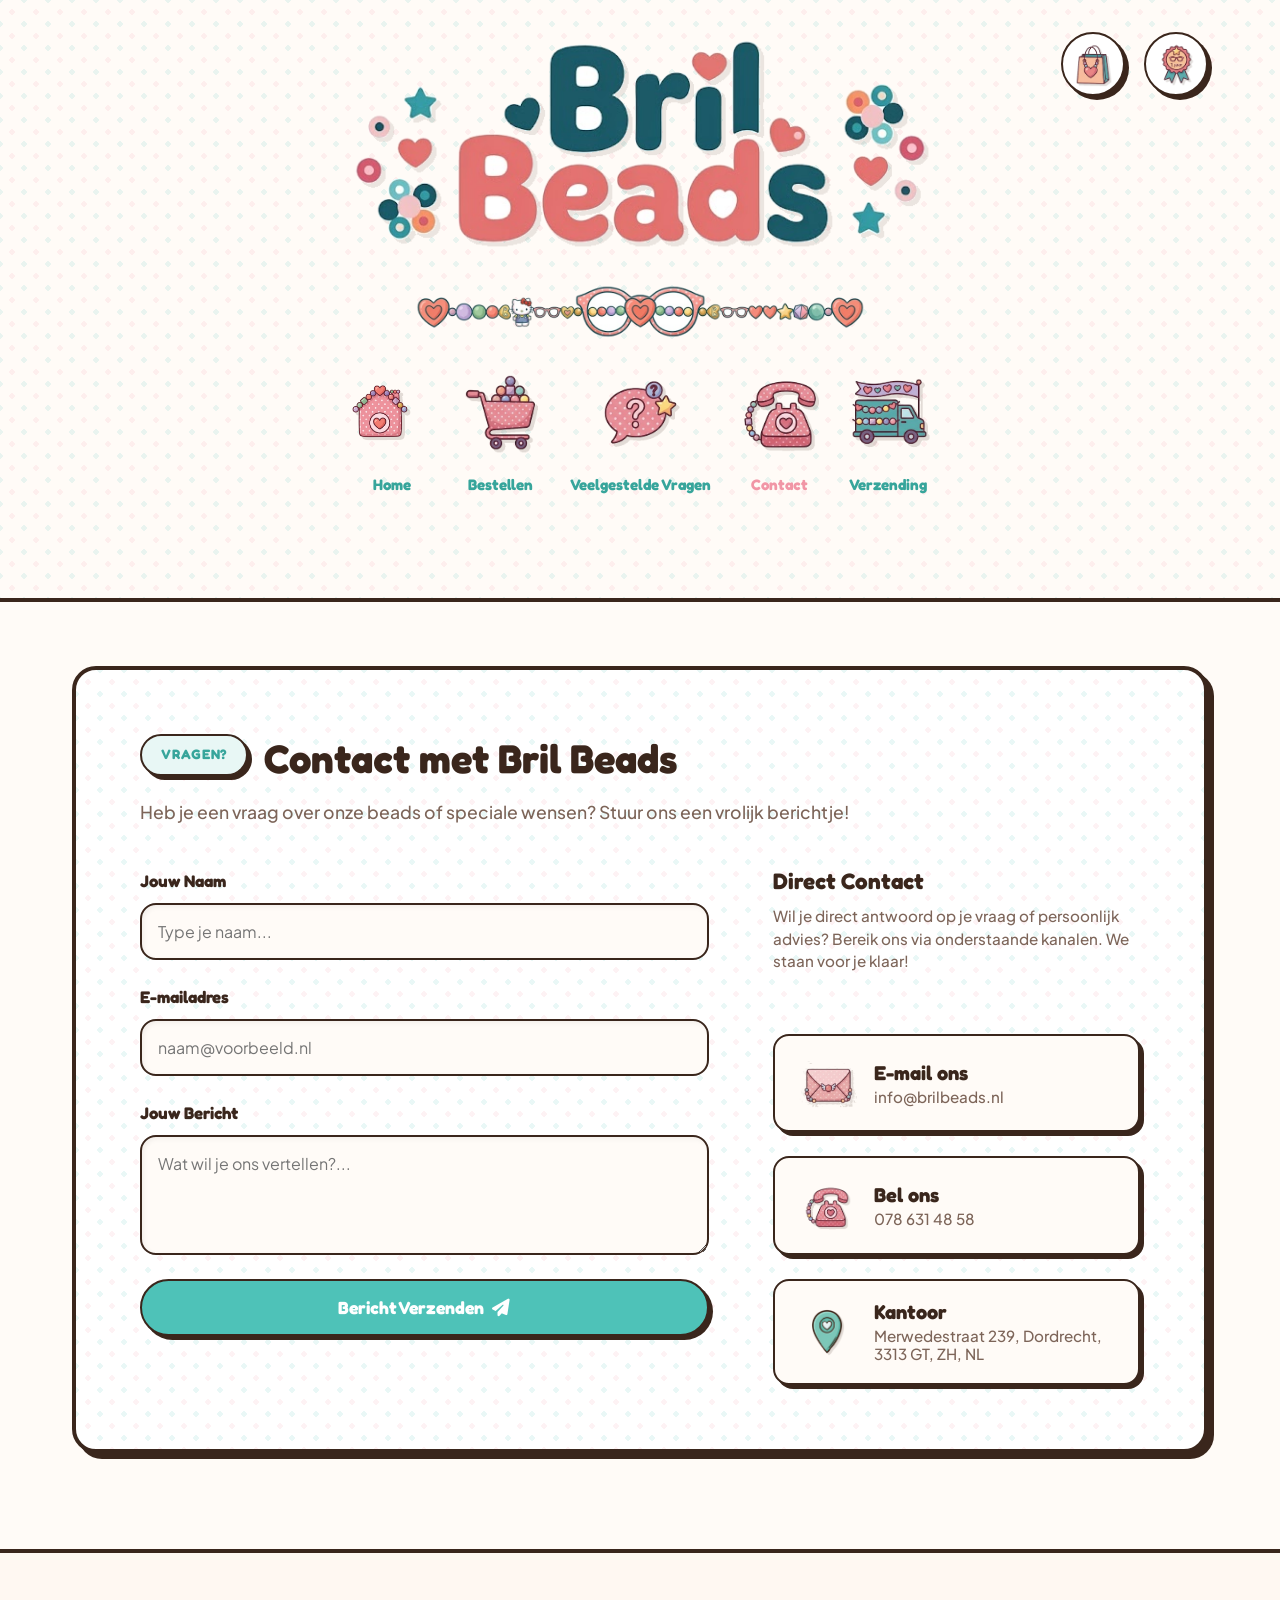
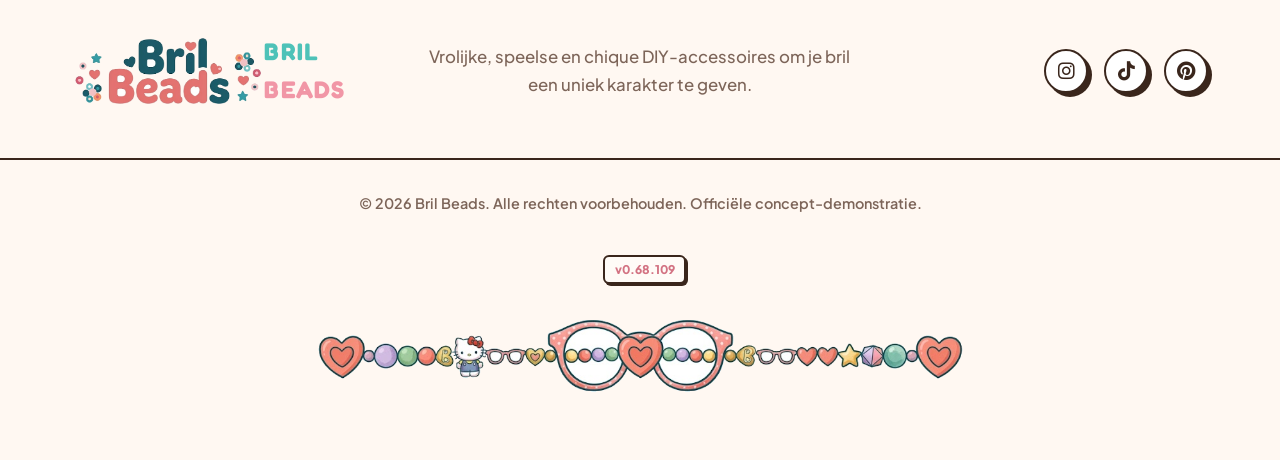
<file: contact.html>
<!DOCTYPE html>
<html lang="nl">
<head>
    <meta charset="UTF-8">
    <meta name="viewport" content="width=device-width, initial-scale=1.0">
    <meta name="color-scheme" content="only light">
    <title>Contact met Bril Beads | DIY Modieuze Accessoires</title>
    <meta name="description" content="Neem contact op met Bril Beads. Heb je vragen over je bestelling of suggesties? Stuur ons een bericht.">
    <!-- Google Fonts -->
    <link rel="preconnect" href="https://fonts.googleapis.com">
    <link rel="preconnect" href="https://fonts.gstatic.com" crossorigin>
    <link href="https://fonts.googleapis.com/css2?family=Fredoka:wght@400;600;800&family=Outfit:wght@400;600;800&family=Plus+Jakarta+Sans:wght@300;400;500;600;700&display=swap" rel="stylesheet">
    <!-- FontAwesome for icons -->
    <link rel="stylesheet" href="https://cdnjs.cloudflare.com/ajax/libs/font-awesome/6.4.0/css/all.min.css">
    <!-- Custom CSS -->
    <link rel="stylesheet" href="index.css">
    <style>
        .contact-info-grid {
            display: flex;
            flex-direction: column;
            gap: 1.5rem;
            width: 100%;
        }
        .info-card {
            background: var(--bg-cream);
            border: var(--thin-border);
            border-radius: var(--radius-md);
            padding: 1.2rem 1.5rem;
            box-shadow: var(--comic-shadow-sm);
            display: flex;
            align-items: center;
            gap: 1.2rem;
        }
        .info-card-icon-wrapper {
            width: 3.5rem;
            height: 3.5rem;
            display: flex;
            align-items: center;
            justify-content: center;
            flex-shrink: 0;
        }
        .info-card-icon-wrapper img {
            max-height: 2.8rem;
            max-width: 3.5rem;
            width: auto;
            height: auto;
            object-fit: contain;
            filter: drop-shadow(2px 2px 0px rgba(58, 38, 28, 0.15));
        }
        .info-card-content {
            display: flex;
            flex-direction: column;
            justify-content: center;
        }
        .info-card-content h4 {
            margin: 0 0 0.2rem 0;
            font-family: var(--font-heading);
            font-size: 1.25rem;
            line-height: 1.2;
            color: var(--text-dark);
        }
        .info-card-content p {
            margin: 0;
            font-size: 0.95rem;
            color: var(--text-muted);
            line-height: 1.2;
        }
    </style>
</head>
<body>
    <!-- Header -->
    <header class="app-header">
        <!-- Top-Right Utilities (Winkelwagen & Account) -->
        <div class="header-utilities">
            <a href="winkelwagen.html" class="utility-nav-item" title="Bekijk je winkelwagen">
                <div class="utility-icon-wrapper">
                    <img src="assets/icon_winkelwagen.png" alt="Winkelwagen" class="utility-icon-img">
                </div>
            </a>

                        <a href="garantie.html" class="utility-nav-item" title="1 jaar 100% tevredenheidsgarantie">
                <div class="utility-icon-wrapper">
                    <img src="assets/icon_garantie.png" alt="Garantie" class="utility-icon-img">
                </div>
            </a>
        </div>

        <div class="container header-container">
            <a href="index.html" class="brand-logo" id="header-logo-link">
                <img src="assets/logo.png?v=2" alt="Bril Beads Logo" class="logo-img">
            </a>
            
            <nav class="playful-nav" id="main-navigation">
                <div class="playful-nav-container">
                    <a href="index.html" class="playful-nav-item" title="Terug naar Home">
                        <div class="nav-icon-img-wrapper">
                            <img src="assets/icon_home.png" alt="Home" class="nav-icon-img">
                        </div>
                        <span class="nav-label">Home</span>
                    </a>
                    
                    
                    <a href="producten.html" class="playful-nav-item" title="Bekijk alle producten">
                        <div class="nav-icon-img-wrapper">
                            <img src="assets/icon_bestellen.png" alt="Bestellen" class="nav-icon-img">
                        </div>
                        <span class="nav-label">Bestellen</span>
                    </a>
                    
                    <a href="faq.html" class="playful-nav-item" title="Veelgestelde Vragen">
                        <div class="nav-icon-img-wrapper">
                            <img src="assets/icon_faq.png" alt="Veelgestelde Vragen" class="nav-icon-img">
                        </div>
                        <span class="nav-label">Veelgestelde Vragen</span>
                    </a>
                    
                    <a href="contact.html" class="playful-nav-item active" title="Neem contact met ons op">
                        <div class="nav-icon-img-wrapper">
                            <img src="assets/icon_contact.png" alt="Contact" class="nav-icon-img">
                        </div>
                        <span class="nav-label">Contact</span>
                    </a>
                    
                    <a href="verzending.html" class="playful-nav-item" title="Gratis verzending vanaf &euro;20">
                        <div class="nav-icon-img-wrapper">
                            <img src="assets/icon_verzending.png" alt="Verzending" class="nav-icon-img">
                        </div>
                        <span class="nav-label">Verzending</span>
                    </a>
                    

                </div>
            </nav>
        </div>
    </header>

    <main style="padding: 4rem 0;">
        <div class="container">
            <div class="contact-card glass" style="margin-bottom: 2rem;">
                <div class="page-title-group" style="margin-bottom: 1rem;">
                    <span class="badge badge-accent">Vragen?</span>
                    <h1 class="section-title text-left" style="font-size: 2.5rem;">Contact met Bril Beads</h1>
                </div>
                <p style="font-size: 1.1rem; line-height: 1.7; margin-bottom: 2.5rem;">
                    Heb je een vraag over onze beads of speciale wensen? Stuur ons een vrolijk berichtje!
                </p>

                <div class="contact-body-grid">
                    <div class="contact-form-wrapper">
                        <form class="playful-form" onsubmit="handleContactSubmit(event)">
                            <div class="form-group">
                                <label for="contact-name">Jouw Naam</label>
                                <input type="text" id="contact-name" placeholder="Type je naam..." required>
                            </div>
                            <div class="form-group">
                                <label for="contact-email">E-mailadres</label>
                                <input type="email" id="contact-email" placeholder="naam@voorbeeld.nl" required>
                            </div>
                            <div class="form-group">
                                <label for="contact-message">Jouw Bericht</label>
                                <textarea id="contact-message" placeholder="Wat wil je ons vertellen?..." rows="4" required></textarea>
                            </div>
                            <button type="submit" class="btn btn-primary btn-lg btn-bounce">
                                Bericht Verzenden <i class="fa-solid fa-paper-plane"></i>
                            </button>
                        </form>
                    </div>

                    <div class="contact-sidebar">
                        <div style="margin-bottom: 1.8rem;">
                            <h3 style="font-family: var(--font-heading); font-size: 1.4rem; margin-bottom: 0.6rem;">Direct Contact</h3>
                            <p style="font-size: 0.95rem; color: var(--text-muted); line-height: 1.5;">
                                Wil je direct antwoord op je vraag of persoonlijk advies? Bereik ons via onderstaande kanalen. We staan voor je klaar!
                            </p>
                        </div>
                        <div class="contact-info-grid">
                            <div class="info-card">
                                <div class="info-card-icon-wrapper">
                                    <img src="assets/icon_email.png" alt="E-mail">
                                </div>
                                <div class="info-card-content">
                                    <h4>E-mail ons</h4>
                                    <p>info@brilbeads.nl</p>
                                </div>
                            </div>
                            <div class="info-card">
                                <div class="info-card-icon-wrapper">
                                    <img src="assets/icon_contact.png" alt="Telefoon">
                                </div>
                                <div class="info-card-content">
                                    <h4>Bel ons</h4>
                                    <p>078 631 48 58</p>
                                </div>
                            </div>
                            <div class="info-card">
                                <div class="info-card-icon-wrapper">
                                    <img src="assets/icon_location.png" alt="Locatie">
                                </div>
                                <div class="info-card-content">
                                    <h4>Kantoor</h4>
                                    <p>Merwedestraat 239, Dordrecht, 3313 GT, ZH, NL</p>
                                </div>
                            </div>
                        </div>
                    </div>
                </div>
            </div>
        </div>
    </main>

    <!-- Footer -->
    <footer class="app-footer">
        <div class="container footer-container">
            <div class="footer-logo-col">
                <a href="index.html" class="brand-logo">
                    <img src="assets/logo.png?v=2" alt="Bril Beads Logo" class="logo-img">
                    <span class="brand-text"><span class="bril-text">BRIL</span> <span class="accent-text">BEADS</span></span>
                </a>
            </div>
            <div class="footer-text-col">
                <p class="footer-desc">
                    Vrolijke, speelse en chique DIY-accessoires om je bril een uniek karakter te geven.
                </p>
            </div>
            <div class="footer-social-col">
                <div class="social-links">
                    <a href="#" class="social-link"><i class="fa-brands fa-instagram"></i></a>
                    <a href="#" class="social-link"><i class="fa-brands fa-tiktok"></i></a>
                    <a href="#" class="social-link"><i class="fa-brands fa-pinterest"></i></a>
                </div>
            </div>
        </div>
        <div class="footer-bottom text-center">
            <p>&copy; 2026 Bril Beads. Alle rechten voorbehouden. Offici&euml;le concept-demonstratie.</p>
            <p class="footer-version-wrapper"><span class="version-label" id="site-version">v0.68.109</span></p>
        </div>
    </footer>
    
    <script src="app.js?v=v0.68.109"></script>
</body>
</html>
</file>
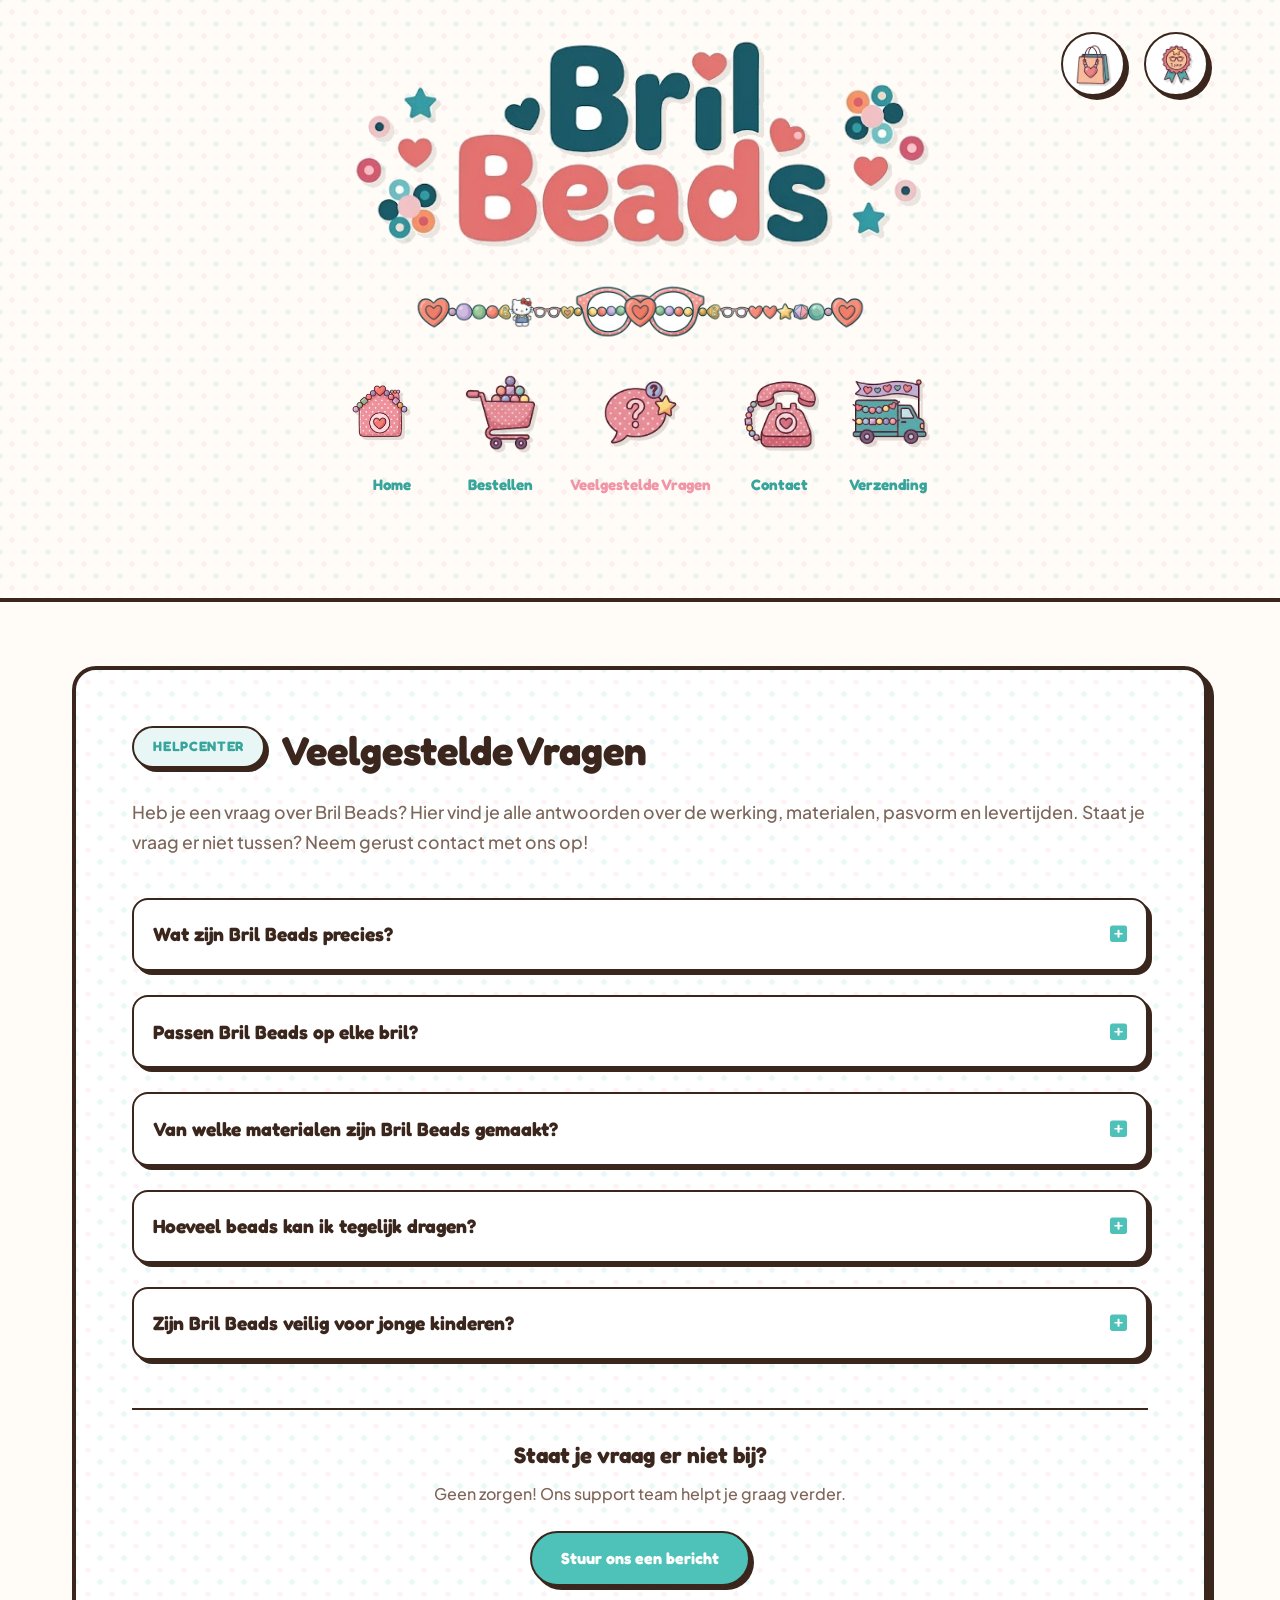
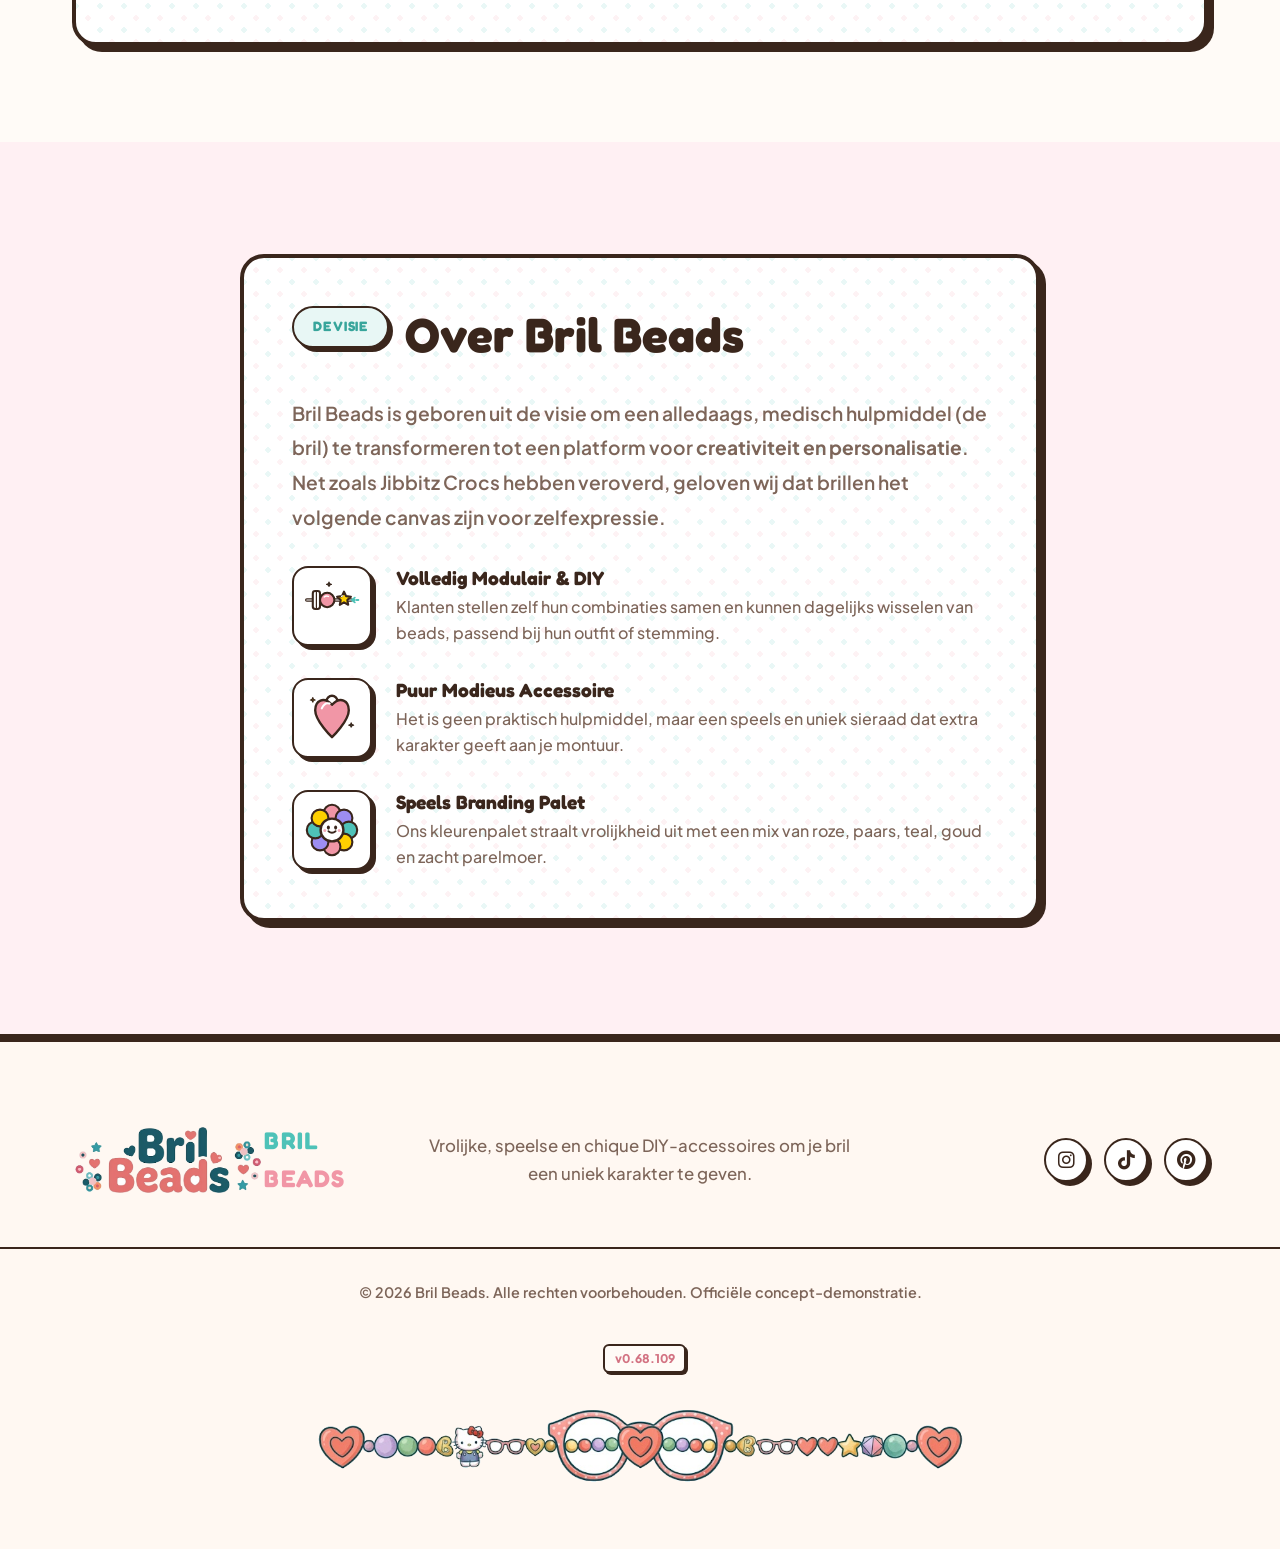
<file: faq.html>
<!DOCTYPE html>
<html lang="nl">
<head>
    <meta charset="UTF-8">
    <meta name="viewport" content="width=device-width, initial-scale=1.0">
    <meta name="color-scheme" content="only light">
    <title>Veelgestelde Vragen | Bril Beads</title>
    <meta name="description" content="Veelgestelde vragen over Bril Beads. Leer alles over de materialen, de bevestigingssystemen, veiligheid en levertijden van onze kralen.">
    <!-- Google Fonts -->
    <link rel="preconnect" href="https://fonts.googleapis.com">
    <link rel="preconnect" href="https://fonts.gstatic.com" crossorigin>
    <link href="https://fonts.googleapis.com/css2?family=Fredoka:wght@400;600;800&family=Outfit:wght@400;600;800&family=Plus+Jakarta+Sans:wght@300;400;500;600;700&display=swap" rel="stylesheet">
    <!-- FontAwesome for icons -->
    <link rel="stylesheet" href="https://cdnjs.cloudflare.com/ajax/libs/font-awesome/6.4.0/css/all.min.css">
    <!-- Custom CSS -->
    <link rel="stylesheet" href="index.css">
    <style>
        .faq-item {
            border: var(--thin-border);
            border-radius: var(--radius-md);
            background: #ffffff;
            margin-bottom: 1.5rem;
            box-shadow: var(--comic-shadow-sm);
            overflow: hidden;
            transition: var(--transition);
        }
        .faq-item[open] {
            box-shadow: var(--comic-shadow);
            transform: translate(-2px, -2px);
        }
        .faq-item summary {
            padding: 1.2rem;
            font-family: var(--font-heading);
            font-weight: 800;
            font-size: 1.2rem;
            cursor: pointer;
            list-style: none;
            outline: none;
            display: flex;
            justify-content: space-between;
            align-items: center;
        }
        .faq-item summary::-webkit-details-marker {
            display: none;
        }
        .faq-item summary::after {
            content: '\f0fe'; /* FontAwesome Plus */
            font-family: "Font Awesome 6 Free";
            font-weight: 900;
            color: var(--teal);
            transition: var(--transition);
        }
        .faq-item[open] summary::after {
            content: '\f146'; /* FontAwesome Minus */
            color: var(--pink);
        }
        .faq-content {
            padding: 0 1.2rem 1.5rem 1.2rem;
            font-weight: 500;
            line-height: 1.6;
            color: var(--text-muted);
            border-top: 1px dashed var(--border-dark);
            padding-top: 1rem;
            background: var(--bg-cream);
        }
    </style>
</head>
<body>
    <!-- Header -->
    <header class="app-header">
        <!-- Top-Right Utilities (Winkelwagen & Account) -->
        <div class="header-utilities">
            <a href="winkelwagen.html" class="utility-nav-item" title="Bekijk je winkelwagen">
                <div class="utility-icon-wrapper">
                    <img src="assets/icon_winkelwagen.png" alt="Winkelwagen" class="utility-icon-img">
                </div>
            </a>

                        <a href="garantie.html" class="utility-nav-item" title="1 jaar 100% tevredenheidsgarantie">
                <div class="utility-icon-wrapper">
                    <img src="assets/icon_garantie.png" alt="Garantie" class="utility-icon-img">
                </div>
            </a>
        </div>

        <div class="container header-container">
            <a href="index.html" class="brand-logo" id="header-logo-link">
                <img src="assets/logo.png?v=2" alt="Bril Beads Logo" class="logo-img">
            </a>
            
            <nav class="playful-nav" id="main-navigation">
                <div class="playful-nav-container">
                    <a href="index.html" class="playful-nav-item" title="Terug naar Home">
                        <div class="nav-icon-img-wrapper">
                            <img src="assets/icon_home.png" alt="Home" class="nav-icon-img">
                        </div>
                        <span class="nav-label">Home</span>
                    </a>
                    
                    
                    <a href="producten.html" class="playful-nav-item" title="Bekijk alle producten">
                        <div class="nav-icon-img-wrapper">
                            <img src="assets/icon_bestellen.png" alt="Bestellen" class="nav-icon-img">
                        </div>
                        <span class="nav-label">Bestellen</span>
                    </a>
                    
                    <a href="faq.html" class="playful-nav-item active" title="Veelgestelde Vragen">
                        <div class="nav-icon-img-wrapper">
                            <img src="assets/icon_faq.png" alt="Veelgestelde Vragen" class="nav-icon-img">
                        </div>
                        <span class="nav-label">Veelgestelde Vragen</span>
                    </a>
                    
                    <a href="contact.html" class="playful-nav-item" title="Neem contact met ons op">
                        <div class="nav-icon-img-wrapper">
                            <img src="assets/icon_contact.png" alt="Contact" class="nav-icon-img">
                        </div>
                        <span class="nav-label">Contact</span>
                    </a>
                    
                    <a href="verzending.html" class="playful-nav-item" title="Gratis verzending vanaf &euro;20">
                        <div class="nav-icon-img-wrapper">
                            <img src="assets/icon_verzending.png" alt="Verzending" class="nav-icon-img">
                        </div>
                        <span class="nav-label">Verzending</span>
                    </a>
                    

                </div>
            </nav>
        </div>
    </header>

    <main style="padding: 4rem 0;">
        <div class="container">
            <div class="glass glass-panel" style="margin-bottom: 2rem;">
                <div class="page-title-group" style="margin-bottom: 1.5rem;">
                    <span class="badge badge-accent">Helpcenter</span>
                    <h1 class="section-title text-left" style="font-size: 2.5rem;">Veelgestelde Vragen</h1>
                </div>
                <p style="font-size: 1.1rem; line-height: 1.7; margin-bottom: 2.5rem;">
                    Heb je een vraag over Bril Beads? Hier vind je alle antwoorden over de werking, materialen, pasvorm en levertijden. Staat je vraag er niet tussen? Neem gerust contact met ons op!
                </p>

                <div class="faq-list">
                    <details class="faq-item">
                        <summary>Wat zijn Bril Beads precies?</summary>
                        <div class="faq-content">
                            Bril Beads zijn modulaire en vrolijke accessoires die speciaal zijn ontworpen om je bril te personaliseren. Het is een speels en uniek sieraad om extra karakter te geven aan je montuur. Net als Jibbitz voor Crocs, zijn Bril Beads het ideale platform voor creativiteit en expressie op je bril!
                        </div>
                    </details>

                    <details class="faq-item">
                        <summary>Passen Bril Beads op elke bril?</summary>
                        <div class="faq-content">
                            Ja! We hebben twee systemen ontworpen. Onze <strong>Siliconen Ring</strong> past op 95% van alle gangbare brilpootjes door het elastische materiaal. Onze <strong>Zachte Klik Clips</strong> zijn speciaal ontworpen voor bredere kunststof monturen en kunnen direct op de rims of de bredere delen van de pootjes worden geklikt.
                        </div>
                    </details>

                    <details class="faq-item">
                        <summary>Van welke materialen zijn Bril Beads gemaakt?</summary>
                        <div class="faq-content">
                            Veiligheid en comfort staan voorop. Bril Beads zijn gemaakt van hoogwaardig, hypoallergeen, en zacht siliconen of flexibel plastic (TPE). De materialen zijn gifvrij en irritatievrij voor de huid. Onze parelmoer beads maken gebruik van zacht glanzende synthetische parels van topkwaliteit.
                        </div>
                    </details>

                    <details class="faq-item">
                        <summary>Hoeveel beads kan ik tegelijk dragen?</summary>
                        <div class="faq-content">
                            We raden aan om tot 6 beads tegelijkertijd te dragen om het montuur comfortabel en gebalanceerd te houden. Je kunt er natuurlijk zoveel op schuiven als je pootje lang is! Dankzij het lichtgewicht materiaal voel je ze nauwelijks zitten.
                        </div>
                    </details>

                    <details class="faq-item">
                        <summary>Zijn Bril Beads veilig voor jonge kinderen?</summary>
                        <div class="faq-content">
                            Bril Beads zijn erg leuk voor kinderen, maar bevatten kleine onderdelen. Vanwege verstikkingsgevaar raden we het gebruik van Bril Beads af voor kinderen jonger dan 3 jaar. Laat kinderen altijd onder toezicht spelen en de beads op- en afdoen.
                        </div>
                    </details>
                </div>
                
                <div style="margin-top: 3rem; text-align: center; border-top: var(--thin-border); padding-top: 2rem;">
                    <h3 style="font-family: var(--font-heading); font-size: 1.4rem; margin-bottom: 0.8rem;">Staat je vraag er niet bij?</h3>
                    <p style="margin-bottom: 1.5rem;">Geen zorgen! Ons support team helpt je graag verder.</p>
                    <a href="contact.html" class="btn btn-primary btn-bounce">Stuur ons een bericht</a>
                </div>
            </div>
        </div>
    </main>

    <!-- Brand Vision / Concept Briefing Section -->
    <section class="briefing-section" id="concept-briefing">
        <div class="container briefing-container">
            <div class="briefing-content glass">
                <div class="page-title-group">
                    <span class="badge badge-accent">De Visie</span>
                    <h2 class="section-title text-left">Over Bril Beads</h2>
                </div>
                <p class="briefing-text">
                    Bril Beads is geboren uit de visie om een alledaags, medisch hulpmiddel (de bril) te transformeren tot een platform voor <strong>creativiteit en personalisatie</strong>. Net zoals Jibbitz Crocs hebben veroverd, geloven wij dat brillen het volgende canvas zijn voor zelfexpressie.
                </p>
                
                <div class="briefing-points">
                    <div class="point-item">
                        <div class="point-icon">
                            <svg class="vision-svg-icon" viewBox="0 0 100 100" xmlns="http://www.w3.org/2000/svg">
                                <!-- Temple bar -->
                                <path d="M 8 40 H 82" stroke="var(--border-dark)" stroke-width="6" stroke-linecap="round" fill="none" />
                                <path d="M 8 40 H 82" stroke="#ffffff" stroke-width="2" stroke-linecap="round" fill="none" />
                                <!-- Silicone loop/stopper -->
                                <rect x="18" y="25" width="12" height="30" rx="4" fill="#ffffff" stroke="var(--border-dark)" stroke-width="3.5" />
                                <line x1="24" y1="25" x2="24" y2="55" stroke="var(--border-dark)" stroke-width="2" />
                                <!-- Pink round bead with shine -->
                                <circle cx="42" cy="40" r="12" fill="var(--pink)" stroke="var(--border-dark)" stroke-width="3.5" />
                                <path d="M 37 35 Q 40 32 44 34" fill="none" stroke="#ffffff" stroke-width="2.5" stroke-linecap="round" />
                                <!-- Gold star bead with shine -->
                                <path d="M 70 26 L 73.5 33.5 L 81.5 34.5 L 75.5 40 L 77 48 L 70 44 L 63 48 L 64.5 40 L 58.5 34.5 L 66.5 33.5 Z" fill="var(--gold)" stroke="var(--border-dark)" stroke-width="3.5" stroke-linejoin="round" />
                                <path d="M 66 34 L 68 33" stroke="#ffffff" stroke-width="2" stroke-linecap="round" />
                                <!-- Dotted slider arrow indicating DIY customization -->
                                <path d="M 94 40 H 85" fill="none" stroke="var(--teal)" stroke-width="3" stroke-dasharray="3,3" stroke-linecap="round" />
                                <path d="M 88 36 L 83 40 L 88 44" fill="none" stroke="var(--teal)" stroke-width="3" stroke-linecap="round" stroke-linejoin="round" />
                                <!-- Teal Sparkle -->
                                <path d="M 45 18 Q 45 14 41 14 Q 45 14 45 10 Q 45 14 49 14 Q 45 14 45 18" fill="var(--teal)" stroke="var(--border-dark)" stroke-width="2" stroke-linejoin="round" />
                            </svg>
                        </div>
                        <div class="point-details">
                            <h4 class="point-title">Volledig Modulair & DIY</h4>
                            <p class="point-desc">Klanten stellen zelf hun combinaties samen en kunnen dagelijks wisselen van beads, passend bij hun outfit of stemming.</p>
                        </div>
                    </div>
                    <div class="point-item">
                        <div class="point-icon">
                            <svg class="vision-svg-icon" viewBox="0 0 100 100" xmlns="http://www.w3.org/2000/svg">
                                <!-- Hanger Loop -->
                                <circle cx="50" cy="22" r="9" fill="none" stroke="var(--border-dark)" stroke-width="4" />
                                <circle cx="50" cy="38" r="6" fill="none" stroke="var(--border-dark)" stroke-width="4" />
                                <!-- Heart Charm -->
                                <path d="M 50 82 C 50 82, 22 55, 22 37 C 22 21, 36 13, 50 28 C 64 13, 78 21, 78 37 C 78 55, 50 82, 50 82 Z" fill="var(--pink)" stroke="var(--border-dark)" stroke-width="4" stroke-linejoin="round" />
                                <!-- Shine Highlight -->
                                <path d="M 33 34 Q 38 23 46 26" fill="none" stroke="#ffffff" stroke-width="3.5" stroke-linecap="round" />
                                <!-- Gold Sparkle Left -->
                                <path d="M 18 24 Q 18 20 14 20 Q 18 20 18 16 Q 18 20 22 20 Q 18 20 18 24" fill="var(--gold)" stroke="var(--border-dark)" stroke-width="2" stroke-linejoin="round" />
                                <!-- Teal Sparkle Right -->
                                <path d="M 82 66 Q 82 62 78 62 Q 82 62 82 58 Q 82 62 86 62 Q 82 62 82 66" fill="var(--teal)" stroke="var(--border-dark)" stroke-width="2" stroke-linejoin="round" />
                            </svg>
                        </div>
                        <div class="point-details">
                            <h4 class="point-title">Puur Modieus Accessoire</h4>
                            <p class="point-desc">Het is geen praktisch hulpmiddel, maar een speels en uniek sieraad dat extra karakter geeft aan je montuur.</p>
                        </div>
                    </div>
                    <div class="point-item">
                        <div class="point-icon">
                            <svg class="vision-svg-icon" viewBox="0 0 100 100" xmlns="http://www.w3.org/2000/svg">
                                <!-- Petals (Pink, Purple, Teal, Gold) -->
                                <circle cx="50" cy="22" r="14" fill="var(--pink)" stroke="var(--border-dark)" stroke-width="3.5" />
                                <circle cx="70" cy="30" r="14" fill="var(--purple)" stroke="var(--border-dark)" stroke-width="3.5" />
                                <circle cx="78" cy="50" r="14" fill="var(--teal)" stroke="var(--border-dark)" stroke-width="3.5" />
                                <circle cx="70" cy="70" r="14" fill="var(--gold)" stroke="var(--border-dark)" stroke-width="3.5" />
                                <circle cx="50" cy="78" r="14" fill="var(--pink)" stroke="var(--border-dark)" stroke-width="3.5" />
                                <circle cx="30" cy="70" r="14" fill="var(--purple)" stroke="var(--border-dark)" stroke-width="3.5" />
                                <circle cx="22" cy="50" r="14" fill="var(--teal)" stroke="var(--border-dark)" stroke-width="3.5" />
                                <circle cx="30" cy="30" r="14" fill="var(--gold)" stroke="var(--border-dark)" stroke-width="3.5" />
                                <!-- Center Core -->
                                <circle cx="50" cy="50" r="19" fill="#ffffff" stroke="var(--border-dark)" stroke-width="4" />
                                <!-- Eyes -->
                                <ellipse cx="44" cy="46" rx="2.5" ry="3.5" fill="var(--border-dark)" />
                                <ellipse cx="56" cy="46" rx="2.5" ry="3.5" fill="var(--border-dark)" />
                                <!-- Blushing cheeks -->
                                <circle cx="38" cy="51" r="2.5" fill="var(--pink)" opacity="0.8" />
                                <circle cx="62" cy="51" r="2.5" fill="var(--pink)" opacity="0.8" />
                                <!-- Smile -->
                                <path d="M 44 52 Q 50 57 56 52" stroke="var(--border-dark)" stroke-width="3" stroke-linecap="round" fill="none" />
                            </svg>
                        </div>
                        <div class="point-details">
                            <h4 class="point-title">Speels Branding Palet</h4>
                            <p class="point-desc">Ons kleurenpalet straalt vrolijkheid uit met een mix van roze, paars, teal, goud en zacht parelmoer.</p>
                        </div>
                    </div>
                </div>
            </div>
            

        </div>
    </section>

    <!-- Footer -->
    <footer class="app-footer">
        <div class="container footer-container">
            <div class="footer-logo-col">
                <a href="index.html" class="brand-logo">
                    <img src="assets/logo.png?v=2" alt="Bril Beads Logo" class="logo-img">
                    <span class="brand-text"><span class="bril-text">BRIL</span> <span class="accent-text">BEADS</span></span>
                </a>
            </div>
            <div class="footer-text-col">
                <p class="footer-desc">
                    Vrolijke, speelse en chique DIY-accessoires om je bril een uniek karakter te geven.
                </p>
            </div>
            <div class="footer-social-col">
                <div class="social-links">
                    <a href="#" class="social-link"><i class="fa-brands fa-instagram"></i></a>
                    <a href="#" class="social-link"><i class="fa-brands fa-tiktok"></i></a>
                    <a href="#" class="social-link"><i class="fa-brands fa-pinterest"></i></a>
                </div>
            </div>
        </div>
        <div class="footer-bottom text-center">
            <p>&copy; 2026 Bril Beads. Alle rechten voorbehouden. Offici&euml;le concept-demonstratie.</p>
            <p class="footer-version-wrapper"><span class="version-label" id="site-version">v0.68.109</span></p>
        </div>
    </footer>
    
    <script src="app.js?v=v0.68.109"></script>
</body>
</html>
</file>
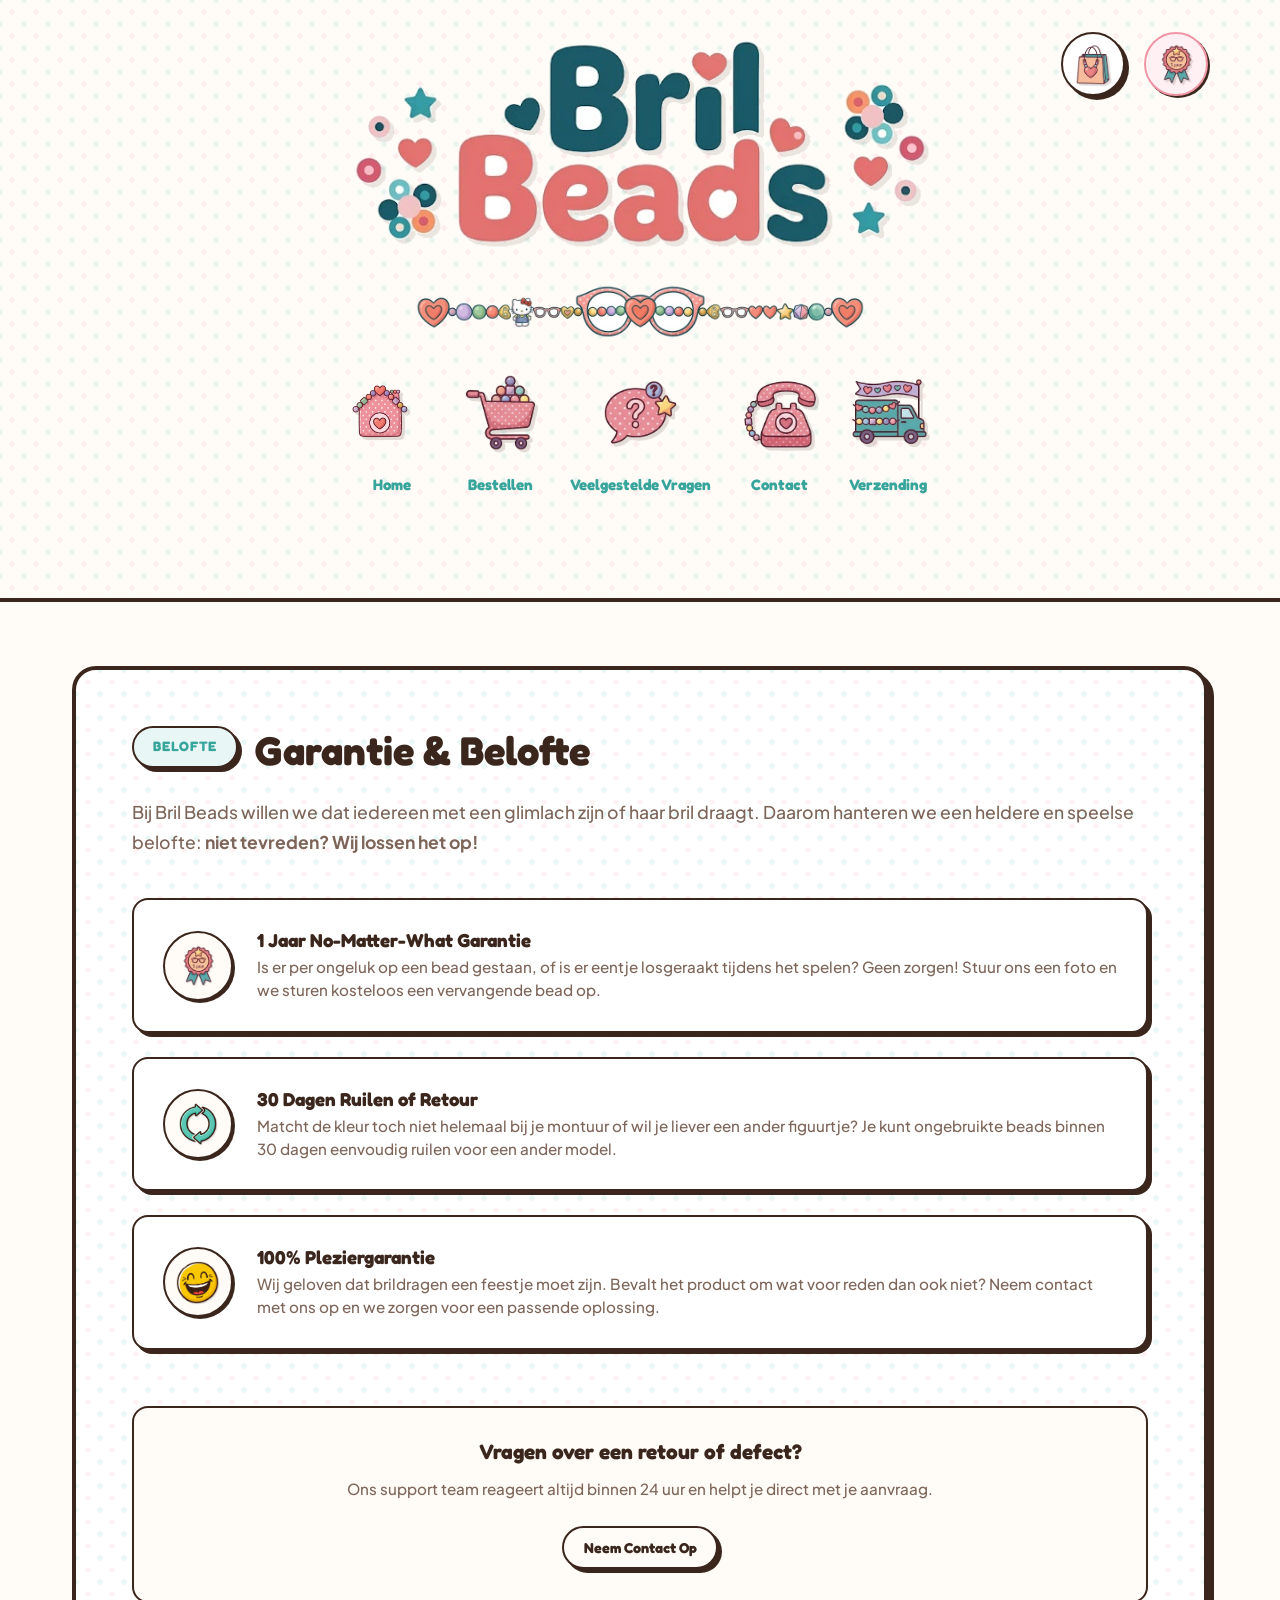
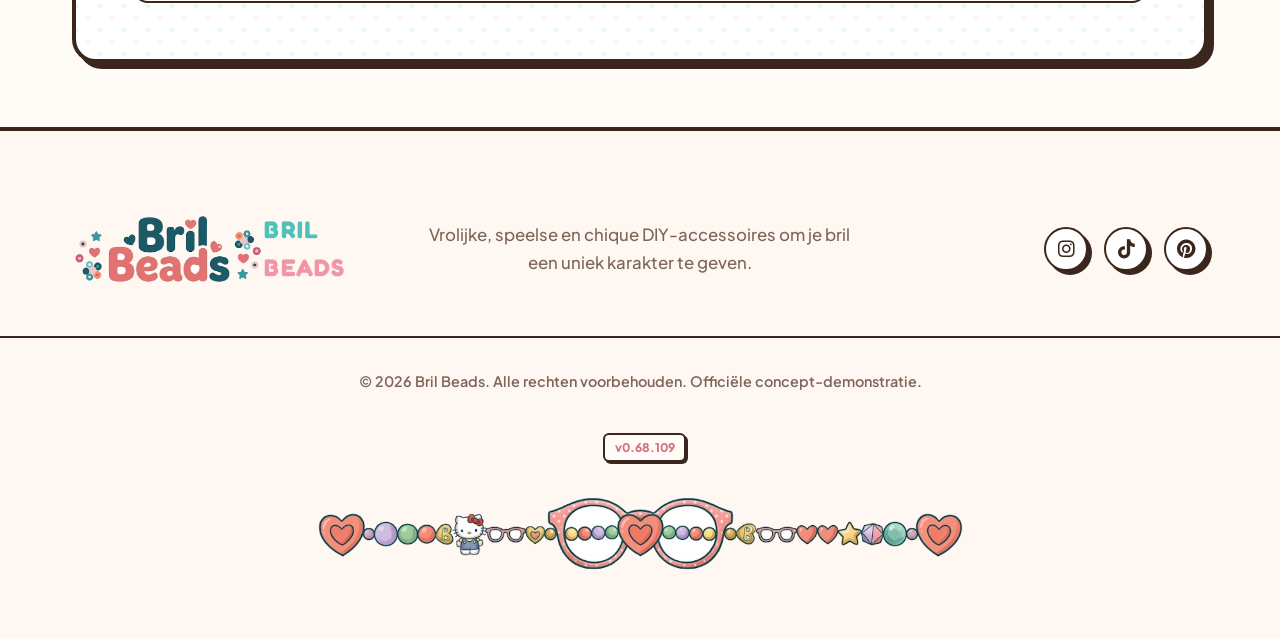
<file: garantie.html>
<!DOCTYPE html>
<html lang="nl">
<head>
    <meta charset="UTF-8">
    <meta name="viewport" content="width=device-width, initial-scale=1.0">
    <meta name="color-scheme" content="only light">
    <title>Garantie & Retour | Bril Beads</title>
    <meta name="description" content="Onze 1 jaar 100% tevredenheidsgarantie. Kapotte bead of niet blij met je bestelling? Leer hoe eenvoudig retourneren of ruilen werkt bij Bril Beads.">
    <!-- Google Fonts -->
    <link rel="preconnect" href="https://fonts.googleapis.com">
    <link rel="preconnect" href="https://fonts.gstatic.com" crossorigin>
    <link href="https://fonts.googleapis.com/css2?family=Fredoka:wght@400;600;800&family=Outfit:wght@400;600;800&family=Plus+Jakarta+Sans:wght@300;400;500;600;700&display=swap" rel="stylesheet">
    <!-- FontAwesome for icons -->
    <link rel="stylesheet" href="https://cdnjs.cloudflare.com/ajax/libs/font-awesome/6.4.0/css/all.min.css">
    <!-- Custom CSS -->
    <link rel="stylesheet" href="index.css">
    <style>
        .guarantees-list {
            display: flex;
            flex-direction: column;
            gap: 1.5rem;
            margin-top: 2.5rem;
        }
        .guarantee-card {
            display: flex;
            gap: 1.5rem;
            align-items: center;
            background: #ffffff;
            border: var(--thin-border);
            border-radius: var(--radius-md);
            padding: 1.8rem;
            box-shadow: var(--comic-shadow-sm);
        }
        .guarantee-badge-icon {
            width: 70px;
            height: 70px;
            border-radius: 50%;
            background: var(--bg-cream);
            border: var(--thin-border);
            display: flex;
            align-items: center;
            justify-content: center;
            font-size: 2.2rem;
            color: var(--pink-dark);
            flex-shrink: 0;
            box-shadow: 2px 2px 0 var(--border-dark);
        }
        @media (max-width: 576px) {
            .guarantee-card {
                flex-direction: column;
                align-items: flex-start;
                gap: 1.2rem;
                padding: 1.5rem 1.2rem;
            }
            .guarantee-badge-icon {
                width: 60px;
                height: 60px;
                font-size: 1.8rem;
            }
        }
    </style>
</head>
<body>
    <!-- Header -->
    <header class="app-header">
        <!-- Top-Right Utilities (Winkelwagen & Account) -->
        <div class="header-utilities">
            <a href="winkelwagen.html" class="utility-nav-item" title="Bekijk je winkelwagen">
                <div class="utility-icon-wrapper">
                    <img src="assets/icon_winkelwagen.png" alt="Winkelwagen" class="utility-icon-img">
                </div>
            </a>

                        <a href="garantie.html" class="utility-nav-item active" title="1 jaar 100% tevredenheidsgarantie">
                <div class="utility-icon-wrapper">
                    <img src="assets/icon_garantie.png" alt="Garantie" class="utility-icon-img">
                </div>
            </a>
        </div>

        <div class="container header-container">
            <a href="index.html" class="brand-logo" id="header-logo-link">
                <img src="assets/logo.png?v=2" alt="Bril Beads Logo" class="logo-img">
            </a>
            
            <nav class="playful-nav" id="main-navigation">
                <div class="playful-nav-container">
                    <a href="index.html" class="playful-nav-item" title="Terug naar Home">
                        <div class="nav-icon-img-wrapper">
                            <img src="assets/icon_home.png" alt="Home" class="nav-icon-img">
                        </div>
                        <span class="nav-label">Home</span>
                    </a>
                    
                    
                    <a href="producten.html" class="playful-nav-item" title="Bekijk alle producten">
                        <div class="nav-icon-img-wrapper">
                            <img src="assets/icon_bestellen.png" alt="Bestellen" class="nav-icon-img">
                        </div>
                        <span class="nav-label">Bestellen</span>
                    </a>
                    
                    <a href="faq.html" class="playful-nav-item" title="Veelgestelde Vragen">
                        <div class="nav-icon-img-wrapper">
                            <img src="assets/icon_faq.png" alt="Veelgestelde Vragen" class="nav-icon-img">
                        </div>
                        <span class="nav-label">Veelgestelde Vragen</span>
                    </a>
                    
                    <a href="contact.html" class="playful-nav-item" title="Neem contact met ons op">
                        <div class="nav-icon-img-wrapper">
                            <img src="assets/icon_contact.png" alt="Contact" class="nav-icon-img">
                        </div>
                        <span class="nav-label">Contact</span>
                    </a>
                    
                    <a href="verzending.html" class="playful-nav-item" title="Gratis verzending vanaf &euro;20">
                        <div class="nav-icon-img-wrapper">
                            <img src="assets/icon_verzending.png" alt="Verzending" class="nav-icon-img">
                        </div>
                        <span class="nav-label">Verzending</span>
                    </a>
                    

                </div>
            </nav>
        </div>
    </header>

    <main style="padding: 4rem 0;">
        <div class="container">
            <div class="glass glass-panel">
                <div class="page-title-group" style="margin-bottom: 1.5rem;">
                    <span class="badge badge-accent">Belofte</span>
                    <h1 class="section-title text-left" style="font-size: 2.5rem;">Garantie & Belofte</h1>
                </div>
                <p style="font-size: 1.1rem; line-height: 1.7;">
                    Bij Bril Beads willen we dat iedereen met een glimlach zijn of haar bril draagt. Daarom hanteren we een heldere en speelse belofte: <strong>niet tevreden? Wij lossen het op!</strong>
                </p>

                <div class="guarantees-list">
                    <div class="guarantee-card">
                        <div class="guarantee-badge-icon">
                            <img src="assets/icon_garantie.png" alt="Garantie" style="height: 65%; width: 65%; object-fit: contain; filter: drop-shadow(1px 1px 0px rgba(58, 38, 28, 0.15));">
                        </div>
                        <div>
                            <h3 style="font-family: var(--font-heading); margin-bottom: 0.3rem;">1 Jaar No-Matter-What Garantie</h3>
                            <p style="font-size: 0.95rem; color: var(--text-muted); line-height: 1.5;">
                                Is er per ongeluk op een bead gestaan, of is er eentje losgeraakt tijdens het spelen? Geen zorgen! Stuur ons een foto en we sturen kosteloos een vervangende bead op.
                            </p>
                        </div>
                    </div>
                    
                    <div class="guarantee-card">
                        <div class="guarantee-badge-icon">
                            <img src="assets/icon_retour.png" alt="Retour" style="height: 65%; width: 65%; object-fit: contain; filter: drop-shadow(1px 1px 0px rgba(58, 38, 28, 0.15));">
                        </div>
                        <div>
                            <h3 style="font-family: var(--font-heading); margin-bottom: 0.3rem;">30 Dagen Ruilen of Retour</h3>
                            <p style="font-size: 0.95rem; color: var(--text-muted); line-height: 1.5;">
                                Matcht de kleur toch niet helemaal bij je montuur of wil je liever een ander figuurtje? Je kunt ongebruikte beads binnen 30 dagen eenvoudig ruilen voor een ander model.
                            </p>
                        </div>
                    </div>
                    
                    <div class="guarantee-card">
                        <div class="guarantee-badge-icon">
                            <img src="assets/icon_plezier.png" alt="Plezier" style="height: 65%; width: 65%; object-fit: contain; filter: drop-shadow(1px 1px 0px rgba(58, 38, 28, 0.15));">
                        </div>
                        <div>
                            <h3 style="font-family: var(--font-heading); margin-bottom: 0.3rem;">100% Pleziergarantie</h3>
                            <p style="font-size: 0.95rem; color: var(--text-muted); line-height: 1.5;">
                                Wij geloven dat brildragen een feestje moet zijn. Bevalt het product om wat voor reden dan ook niet? Neem contact met ons op en we zorgen voor een passende oplossing.
                            </p>
                        </div>
                    </div>
                </div>
                
                <div style="margin-top: 3.5rem; text-align: center; background: var(--bg-cream); border: var(--thin-border); border-radius: var(--radius-md); padding: 2rem;">
                    <h3 style="font-family: var(--font-heading); font-size: 1.3rem; margin-bottom: 0.8rem;">Vragen over een retour of defect?</h3>
                    <p style="font-size: 0.95rem; margin-bottom: 1.5rem; color: var(--text-muted);">Ons support team reageert altijd binnen 24 uur en helpt je direct met je aanvraag.</p>
                    <a href="contact.html" class="btn btn-secondary btn-sm">Neem Contact Op</a>
                </div>
            </div>
        </div>
    </main>

    <!-- Footer -->
    <footer class="app-footer">
        <div class="container footer-container">
            <div class="footer-logo-col">
                <a href="index.html" class="brand-logo">
                    <img src="assets/logo.png?v=2" alt="Bril Beads Logo" class="logo-img">
                    <span class="brand-text"><span class="bril-text">BRIL</span> <span class="accent-text">BEADS</span></span>
                </a>
            </div>
            <div class="footer-text-col">
                <p class="footer-desc">
                    Vrolijke, speelse en chique DIY-accessoires om je bril een uniek karakter te geven.
                </p>
            </div>
            <div class="footer-social-col">
                <div class="social-links">
                    <a href="#" class="social-link"><i class="fa-brands fa-instagram"></i></a>
                    <a href="#" class="social-link"><i class="fa-brands fa-tiktok"></i></a>
                    <a href="#" class="social-link"><i class="fa-brands fa-pinterest"></i></a>
                </div>
            </div>
        </div>
        <div class="footer-bottom text-center">
            <p>&copy; 2026 Bril Beads. Alle rechten voorbehouden. Offici&euml;le concept-demonstratie.</p>
            <p class="footer-version-wrapper"><span class="version-label" id="site-version">v0.68.109</span></p>
        </div>
    </footer>
    
    <script src="app.js?v=v0.68.109"></script>
</body>
</html>
</file>
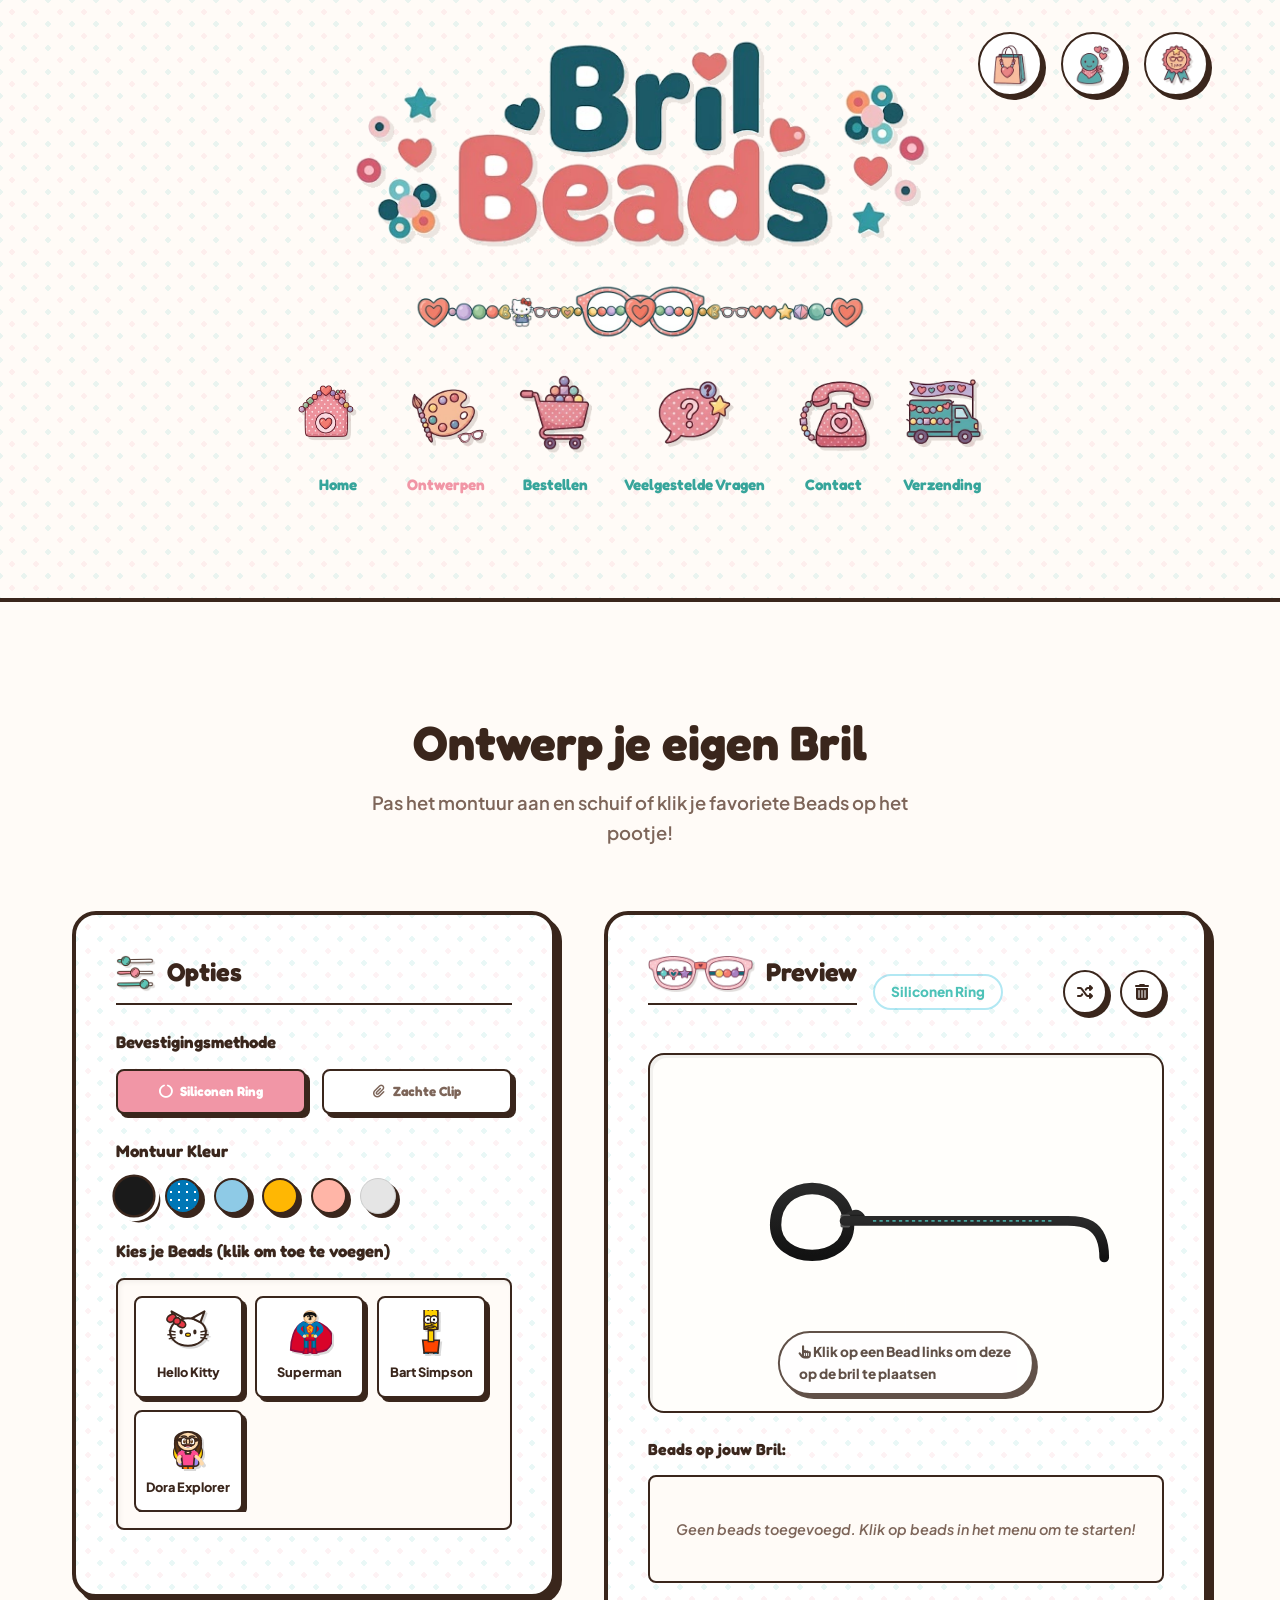
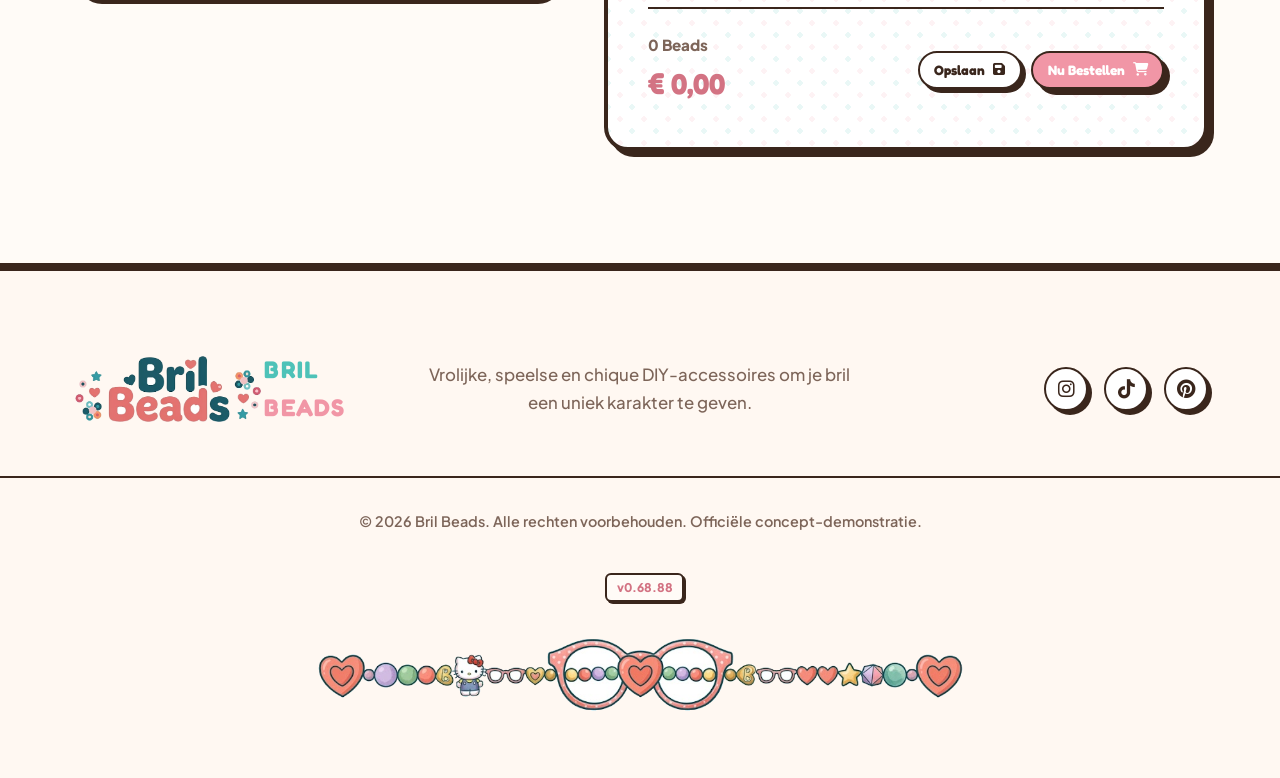
<file: ontwerpen.html>
<!DOCTYPE html>
<html lang="nl">
<head>
    <meta charset="UTF-8">
    <meta name="viewport" content="width=device-width, initial-scale=1.0">
    <meta name="color-scheme" content="only light">
    <title>Ontwerp je eigen Bril Beads | DIY Modieuze Accessoires</title>
    <meta name="description" content="Ontwerp je eigen Bril Beads! Kies je montuurkleur en schuif of klik je favoriete cartoon bedeltjes op je brilpootjes met onze online customizer.">
    <!-- Google Fonts -->
    <link rel="preconnect" href="https://fonts.googleapis.com">
    <link rel="preconnect" href="https://fonts.gstatic.com" crossorigin>
    <link href="https://fonts.googleapis.com/css2?family=Fredoka:wght@400;600;800&family=Outfit:wght@400;600;800&family=Plus+Jakarta+Sans:wght@300;400;500;600;700&display=swap" rel="stylesheet">
    <!-- FontAwesome for icons -->
    <link rel="stylesheet" href="https://cdnjs.cloudflare.com/ajax/libs/font-awesome/6.4.0/css/all.min.css">
    <!-- Custom CSS -->
    <link rel="stylesheet" href="index.css">
</head>
<body>
    <!-- Header -->
    <header class="app-header">
        <!-- Top-Right Utilities (Winkelwagen & Account) -->
        <div class="header-utilities">
            <a href="winkelwagen.html" class="utility-nav-item" title="Bekijk je winkelwagen">
                <div class="utility-icon-wrapper">
                    <img src="assets/icon_winkelwagen.png" alt="Winkelwagen" class="utility-icon-img">
                </div>
            </a>
            <a href="account.html" class="utility-nav-item" title="Mijn Account">
                <div class="utility-icon-wrapper">
                    <img src="assets/icon_account.png" alt="Account" class="utility-icon-img">
                </div>
            </a>
                        <a href="garantie.html" class="utility-nav-item" title="1 jaar 100% tevredenheidsgarantie">
                <div class="utility-icon-wrapper">
                    <img src="assets/icon_garantie.png" alt="Garantie" class="utility-icon-img">
                </div>
            </a>
        </div>

        <div class="container header-container">
            <a href="index.html" class="brand-logo" id="header-logo-link">
                <img src="assets/logo.png?v=2" alt="Bril Beads Logo" class="logo-img">
            </a>
            
            <nav class="playful-nav" id="main-navigation">
                <div class="playful-nav-container">
                    <a href="index.html" class="playful-nav-item" title="Terug naar Home">
                        <div class="nav-icon-img-wrapper">
                            <img src="assets/icon_home.png" alt="Home" class="nav-icon-img">
                        </div>
                        <span class="nav-label">Home</span>
                    </a>
                    
                    <a href="ontwerpen.html" class="playful-nav-item active" title="Ontwerp je eigen bril!">
                        <div class="nav-icon-img-wrapper">
                            <img src="assets/icon_ontwerpen.png" alt="Ontwerpen" class="nav-icon-img">
                        </div>
                        <span class="nav-label">Ontwerpen</span>
                    </a>

                    <a href="producten.html" class="playful-nav-item" title="Bekijk alle producten">
                        <div class="nav-icon-img-wrapper">
                            <img src="assets/icon_bestellen.png" alt="Bestellen" class="nav-icon-img">
                        </div>
                        <span class="nav-label">Bestellen</span>
                    </a>
                    
                    <a href="faq.html" class="playful-nav-item" title="Veelgestelde Vragen">
                        <div class="nav-icon-img-wrapper">
                            <img src="assets/icon_faq.png" alt="Veelgestelde Vragen" class="nav-icon-img">
                        </div>
                        <span class="nav-label">Veelgestelde Vragen</span>
                    </a>
                    
                    <a href="contact.html" class="playful-nav-item" title="Neem contact met ons op">
                        <div class="nav-icon-img-wrapper">
                            <img src="assets/icon_contact.png" alt="Contact" class="nav-icon-img">
                        </div>
                        <span class="nav-label">Contact</span>
                    </a>
                    
                    <a href="verzending.html" class="playful-nav-item" title="Gratis verzending vanaf &euro;20">
                        <div class="nav-icon-img-wrapper">
                            <img src="assets/icon_verzending.png" alt="Verzending" class="nav-icon-img">
                        </div>
                        <span class="nav-label">Verzending</span>
                    </a>
                    

                </div>
            </nav>
        </div>
    </header>

    <main>
        <!-- Interactive Customizer Section -->
        <section class="customizer-section" id="customizer">
            <div class="container">
                <div class="section-header text-center">
                    <h2 class="section-title">Ontwerp je eigen Bril</h2>
                    <p class="section-subtitle">Pas het montuur aan en schuif of klik je favoriete Beads op het pootje!</p>
                </div>

                <div class="customizer-grid">
                    <!-- Configurator Panel -->
                    <div class="config-panel glass">
                        <h3 class="panel-title"><img src="assets/icon_opties.png" alt="Opties" style="height: 2.2rem; width: auto; filter: drop-shadow(2px 2px 0px rgba(58, 38, 28, 0.15));"> Opties</h3>

                        <!-- Control: Attachment System -->
                        <div class="config-group">
                            <label class="group-label">Bevestigingsmethode</label>
                            <div class="toggle-buttons">
                                <button type="button" class="toggle-btn active" id="btn-attach-slide" onclick="setAttachmentMethod('slide')">
                                    <i class="fa-solid fa-circle-notch"></i> Siliconen Ring
                                </button>
                                <button type="button" class="toggle-btn" id="btn-attach-clip" onclick="setAttachmentMethod('clip')">
                                    <i class="fa-solid fa-paperclip"></i> Zachte Clip
                                </button>
                            </div>
                        </div>

                        <!-- Control: Frame Color -->
                        <div class="config-group">
                            <label class="group-label">Montuur Kleur</label>
                            <div class="color-selector">
                                <button type="button" class="color-dot active" style="background-color: #1a1a1a;" data-color="dark" onclick="setFrameColor('dark')" title="Mat Zwart"></button>
                                <button type="button" class="color-dot" style="background: radial-gradient(circle, #fff 15%, transparent 20%), #0077b6; background-size: 8px 8px;" data-color="dots" onclick="setFrameColor('dots')" title="Blauw met stipjes"></button>
                                <button type="button" class="color-dot" style="background-color: #8ecae6;" data-color="teal" onclick="setFrameColor('teal')" title="Transparant Teal"></button>
                                <button type="button" class="color-dot" style="background-color: #ffb703;" data-color="yellow" onclick="setFrameColor('yellow')" title="Vrolijk Geel"></button>
                                <button type="button" class="color-dot" style="background-color: #ffb5a7;" data-color="pink" onclick="setFrameColor('pink')" title="Poeder Roze"></button>
                                <button type="button" class="color-dot" style="background-color: #e5e5e5; border: 1px solid #ccc;" data-color="crystal" onclick="setFrameColor('crystal')" title="Kristal Helder"></button>
                            </div>
                        </div>
                        
                        <!-- Control: Bead Tray -->
                        <div class="config-group">
                            <label class="group-label">Kies je Beads (klik om toe te voegen)</label>
                            <div class="beads-tray-container">
                                <div class="beads-tray" id="beads-tray-grid">
                                    <!-- Dynamic elements from app.js -->
                                </div>
                            </div>
                        </div>
                    </div>

                    <!-- Canvas/Preview Panel -->
                    <div class="preview-panel glass">
                        <!-- Canvas Header -->
                        <div class="preview-header">
                            <div class="preview-title-group">
                                <h3 class="panel-title"><img src="assets/icon_preview.png" alt="Preview" style="height: 2.2rem; width: auto; filter: drop-shadow(2px 2px 0px rgba(58, 38, 28, 0.15));"> Preview</h3>
                                <span class="attachment-badge" id="preview-system-label">Siliconen Ring</span>
                            </div>
                            <div class="preview-controls">
                                <button type="button" class="btn btn-icon" id="btn-randomize" onclick="randomizeBeads()" title="Willekeurige Beads"><i class="fa-solid fa-shuffle"></i></button>
                                <button type="button" class="btn btn-icon btn-danger" id="btn-clear" onclick="clearBeads()" title="Leegmaken"><i class="fa-solid fa-trash-can"></i></button>
                            </div>
                        </div>

                        <!-- Visualizer Area -->
                        <div class="visualizer-canvas" id="canvas-area">
                            <!-- SVG Workspace -->
                            <svg id="interactive-glasses-svg" viewBox="0 0 600 350" fill="none" xmlns="http://www.w3.org/2000/svg">
                                <defs>
                                    <!-- Drop Shadow for Beads -->
                                    <filter id="bead-shadow" x="-30%" y="-30%" width="160%" height="160%">
                                        <feDropShadow dx="0" dy="4" stdDeviation="3" flood-opacity="0.25" flood-color="#000000" />
                                    </filter>
                                    <!-- Inner Glow/Bevel for Beads -->
                                    <linearGradient id="gold-metal" x1="0" y1="0" x2="1" y2="1">
                                        <stop offset="0%" stop-color="#ffe875" />
                                        <stop offset="50%" stop-color="#d4af37" />
                                        <stop offset="100%" stop-color="#aa7c11" />
                                    </linearGradient>
                                    <!-- Pearl Texture -->
                                    <radialGradient id="pearl-texture" cx="35%" cy="35%" r="65%">
                                        <stop offset="0%" stop-color="#ffffff" />
                                        <stop offset="50%" stop-color="#fff5f0" />
                                        <stop offset="85%" stop-color="#e3d6cc" />
                                        <stop offset="100%" stop-color="#c2b2a6" />
                                    </radialGradient>
                                    <!-- Neon Teal Glow -->
                                    <linearGradient id="neon-teal" x1="0" y1="0" x2="0" y2="1">
                                        <stop offset="0%" stop-color="#00f5ff" />
                                        <stop offset="100%" stop-color="#00b4d8" />
                                    </linearGradient>
                                    <!-- Glass Frame Gradients -->
                                    <linearGradient id="frame-dark" x1="0" y1="0" x2="0" y2="1">
                                        <stop offset="0%" stop-color="#2a2a2a" />
                                        <stop offset="100%" stop-color="#121212" />
                                    </linearGradient>
                                    <linearGradient id="frame-teal" x1="0" y1="0" x2="0" y2="1">
                                        <stop offset="0%" stop-color="#b5e2fa" />
                                        <stop offset="100%" stop-color="#4ea8de" opacity="0.8" />
                                    </linearGradient>
                                    <linearGradient id="frame-yellow" x1="0" y1="0" x2="0" y2="1">
                                        <stop offset="0%" stop-color="#ffe169" />
                                        <stop offset="100%" stop-color="#fad643" />
                                    </linearGradient>
                                    <linearGradient id="frame-pink" x1="0" y1="0" x2="0" y2="1">
                                        <stop offset="0%" stop-color="#ffccd5" />
                                        <stop offset="100%" stop-color="#ffb3c1" />
                                    </linearGradient>
                                    <linearGradient id="frame-crystal" x1="0" y1="0" x2="0" y2="1">
                                        <stop offset="0%" stop-color="rgba(255,255,255,0.8)" />
                                        <stop offset="100%" stop-color="rgba(230,235,240,0.4)" />
                                    </linearGradient>
                                    <!-- Blue Polka Dot Frame Pattern -->
                                    <pattern id="frame-dots" x="0" y="0" width="16" height="16" patternUnits="userSpaceOnUse">
                                        <rect width="16" height="16" fill="#0077b6" />
                                        <circle cx="4" cy="4" r="1.5" fill="#ffffff" />
                                        <circle cx="12" cy="12" r="1.5" fill="#ffffff" />
                                    </pattern>
                                </defs>

                                <!-- Grid Background Pattern for Tech Look -->
                                <g opacity="0.07">
                                    <line x1="0" y1="50" x2="600" y2="50" stroke="#fff" stroke-width="1" />
                                    <line x1="0" y1="100" x2="600" y2="100" stroke="#fff" stroke-width="1" />
                                    <line x1="0" y1="150" x2="600" y2="150" stroke="#fff" stroke-width="1" />
                                    <line x1="0" y1="200" x2="600" y2="200" stroke="#fff" stroke-width="1" />
                                    <line x1="0" y1="250" x2="600" y2="250" stroke="#fff" stroke-width="1" />
                                    <line x1="0" y1="300" x2="600" y2="300" stroke="#fff" stroke-width="1" />
                                    
                                    <line x1="100" y1="0" x2="100" y2="350" stroke="#fff" stroke-width="1" />
                                    <line x1="200" y1="0" x2="200" y2="350" stroke="#fff" stroke-width="1" />
                                    <line x1="300" y1="0" x2="300" y2="350" stroke="#fff" stroke-width="1" />
                                    <line x1="400" y1="0" x2="400" y2="350" stroke="#fff" stroke-width="1" />
                                    <line x1="500" y1="0" x2="500" y2="350" stroke="#fff" stroke-width="1" />
                                </g>

                                <!-- Interactive Glasses Element -->
                                <g id="preview-glasses-group" transform="translate(0, 40)">
                                    <!-- Backdrop glow -->
                                    <path d="M 220 120 L 510 120 C 510 120, 560 120, 550 170" stroke="var(--primary-glow)" stroke-width="26" stroke-linecap="round" opacity="0.08" />

                                    <!-- Front Frame (partial side perspective) -->
                                    <g id="frame-front" stroke-linejoin="round" stroke-linecap="round">
                                        <!-- Lens glass backdrop -->
                                        <path d="M 150 125 C 150 75, 220 75, 220 125 C 220 165, 150 165, 150 125 Z" fill="rgba(255,255,255,0.15)" stroke="none" />
                                        <!-- Outer front plastic rim -->
                                        <path d="M 140 125 C 140 65, 230 65, 230 125 C 230 175, 140 175, 140 125 Z" fill="none" stroke="url(#frame-dark)" stroke-width="14" id="main-frame-rim" />
                                        <!-- Bridge connecting lenses -->
                                        <path d="M 230 115 Q 240 108 245 115" fill="none" stroke="url(#frame-dark)" stroke-width="10" id="main-frame-bridge" />
                                        <!-- Hinge anchor block -->
                                        <rect x="220" y="112" width="12" height="16" rx="2" fill="#555" stroke="none" />
                                    </g>

                                    <!-- Glasses Temple (The Arm - primary anchor for beads) -->
                                    <g id="frame-temple">
                                        <!-- Temple Core Arm -->
                                        <!-- We define path segments so beads are placed along the horizontal slide area -->
                                        <path id="temple-path-under" d="M 225 120 L 500 120 C 515 120, 545 120, 545 165" fill="none" stroke="#666" stroke-width="4" stroke-linecap="round" />
                                        <!-- Temple Outer Plastic Cover -->
                                        <path id="temple-path-main" d="M 225 120 L 500 120 C 515 120, 545 120, 545 165" fill="none" stroke="url(#frame-dark)" stroke-width="12" stroke-linecap="round" />
                                        
                                        <!-- Slider guide indicator (Only visible in Slide mode) -->
                                        <line id="slide-guideline" x1="260" y1="120" x2="480" y2="120" stroke="var(--teal)" stroke-width="2" stroke-dasharray="4,4" opacity="0.8" />
                                    </g>

                                    <!-- Snap locations for Zachte Clips (Visible in Clip Mode) -->
                                    <g id="clip-snap-targets" opacity="0">
                                        <circle cx="280" cy="120" r="8" fill="var(--pink)" opacity="0.3" stroke="var(--pink)" stroke-width="2" stroke-dasharray="2,2" class="snap-target" />
                                        <circle cx="340" cy="120" r="8" fill="var(--pink)" opacity="0.3" stroke="var(--pink)" stroke-width="2" stroke-dasharray="2,2" class="snap-target" />
                                        <circle cx="400" cy="120" r="8" fill="var(--pink)" opacity="0.3" stroke="var(--pink)" stroke-width="2" stroke-dasharray="2,2" class="snap-target" />
                                        <circle cx="460" cy="120" r="8" fill="var(--pink)" opacity="0.3" stroke="var(--pink)" stroke-width="2" stroke-dasharray="2,2" class="snap-target" />
                                        <circle cx="185" cy="70" r="8" fill="var(--pink)" opacity="0.3" stroke="var(--pink)" stroke-width="2" stroke-dasharray="2,2" class="snap-target-front" />
                                    </g>

                                    <!-- Active Bead Placement Group (Dynamic beads populated here by JS) -->
                                    <g id="placed-beads-layer" filter="url(#bead-shadow)">
                                        <!-- Rendered dynamically -->
                                    </g>
                                </g>
                            </svg>

                            <!-- Tooltip/Instruction Layer overlay -->
                            <div class="canvas-instruction-overlay" id="canvas-overlay">
                                <span><i class="fa-solid fa-hand-pointer"></i> Klik op een Bead links om deze op de bril te plaatsen</span>
                            </div>
                        </div>

                        <!-- Active Bead List & Actions -->
                        <div class="active-beads-list-wrapper">
                            <span class="list-label">Beads op jouw Bril:</span>
                            <div class="active-beads-list" id="active-beads-container">
                                <span class="empty-list-text">Geen beads toegevoegd. Klik op beads in het menu om te starten!</span>
                            </div>
                        </div>

                        <!-- Customizer Summary Card -->
                        <div class="customizer-summary-card">
                            <div class="summary-details" style="display: flex; flex-direction: column; gap: 0.2rem; flex-shrink: 0; margin-right: 1.5rem;">
                                <span class="summary-count" id="summary-count-beads">0 Beads</span>
                                <span class="summary-price" id="summary-price-total" style="white-space: nowrap;">&euro; 0,00</span>
                            </div>
                            <div class="summary-actions" style="display: flex; gap: 0.6rem; justify-content: flex-end; align-items: center; flex-shrink: 0; flex-wrap: nowrap;">
                                <button type="button" class="btn btn-secondary btn-sm" id="btn-save-design" onclick="saveDesign()" style="min-width: 100px; background: #fff; border: var(--thin-border); box-shadow: var(--comic-shadow-sm); padding: 0.5rem 0.9rem; font-size: 0.85rem; height: 38px;">
                                    Opslaan <i class="fa-solid fa-floppy-disk"></i>
                                </button>
                                <button type="button" class="btn btn-primary btn-sm btn-bounce" id="btn-direct-order" onclick="orderDirect()" style="min-width: 125px; background: var(--pink); color: #fff; box-shadow: var(--comic-shadow); padding: 0.5rem 0.9rem; font-size: 0.85rem; height: 38px;">
                                    Nu Bestellen <i class="fa-solid fa-cart-shopping"></i>
                                </button>
                            </div>
                        </div>
                    </div>
                </div>
            </div>
        </section>
    </main>

    <!-- Footer -->
    <footer class="app-footer">
        <div class="container footer-container">
            <div class="footer-logo-col">
                <a href="index.html" class="brand-logo">
                    <img src="assets/logo.png?v=2" alt="Bril Beads Logo" class="logo-img">
                    <span class="brand-text"><span class="bril-text">BRIL</span> <span class="accent-text">BEADS</span></span>
                </a>
            </div>
            <div class="footer-text-col">
                <p class="footer-desc">
                    Vrolijke, speelse en chique DIY-accessoires om je bril een uniek karakter te geven.
                </p>
            </div>
            <div class="footer-social-col">
                <div class="social-links">
                    <a href="#" class="social-link"><i class="fa-brands fa-instagram"></i></a>
                    <a href="#" class="social-link"><i class="fa-brands fa-tiktok"></i></a>
                    <a href="#" class="social-link"><i class="fa-brands fa-pinterest"></i></a>
                </div>
            </div>
        </div>
        <div class="footer-bottom text-center">
            <p>&copy; 2026 Bril Beads. Alle rechten voorbehouden. Offici&euml;le concept-demonstratie.</p>
            <p class="footer-version-wrapper"><span class="version-label" id="site-version">v0.68.88</span></p>
        </div>
    </footer>

    <!-- Custom JavaScript -->
    <script src="app.js?v=v0.68.88"></script>
    <script src="https://sdks.shopifycdn.com/js-buy-sdk/v2/latest/index.umd.min.js"></script>
    <script src="shopify.js?v=v0.68.88"></script>
    <script>
        async function orderDirect() {
            const savedState = localStorage.getItem('bril_beads_customizer_state');
            if (!savedState) {
                alert("Voeg eerst wat beads toe aan je bril!");
                return;
            }
            const state = JSON.parse(savedState);
            if (state.placedBeads.length === 0) {
                alert("Voeg eerst wat beads toe aan je bril!");
                return;
            }
            
            const totalBeadPrice = state.placedBeads.reduce((acc, curr) => acc + curr.price, 0);
            
            // Voeg het custom ontwerp toe aan de centrale winkelwagen
            addToCart({
                type: 'customizer',
                frameColor: state.frameColor,
                attachmentMethod: state.attachmentMethod,
                placedBeads: state.placedBeads,
                price: totalBeadPrice
            });
        }
    </script>
</body>
</html>
</file>
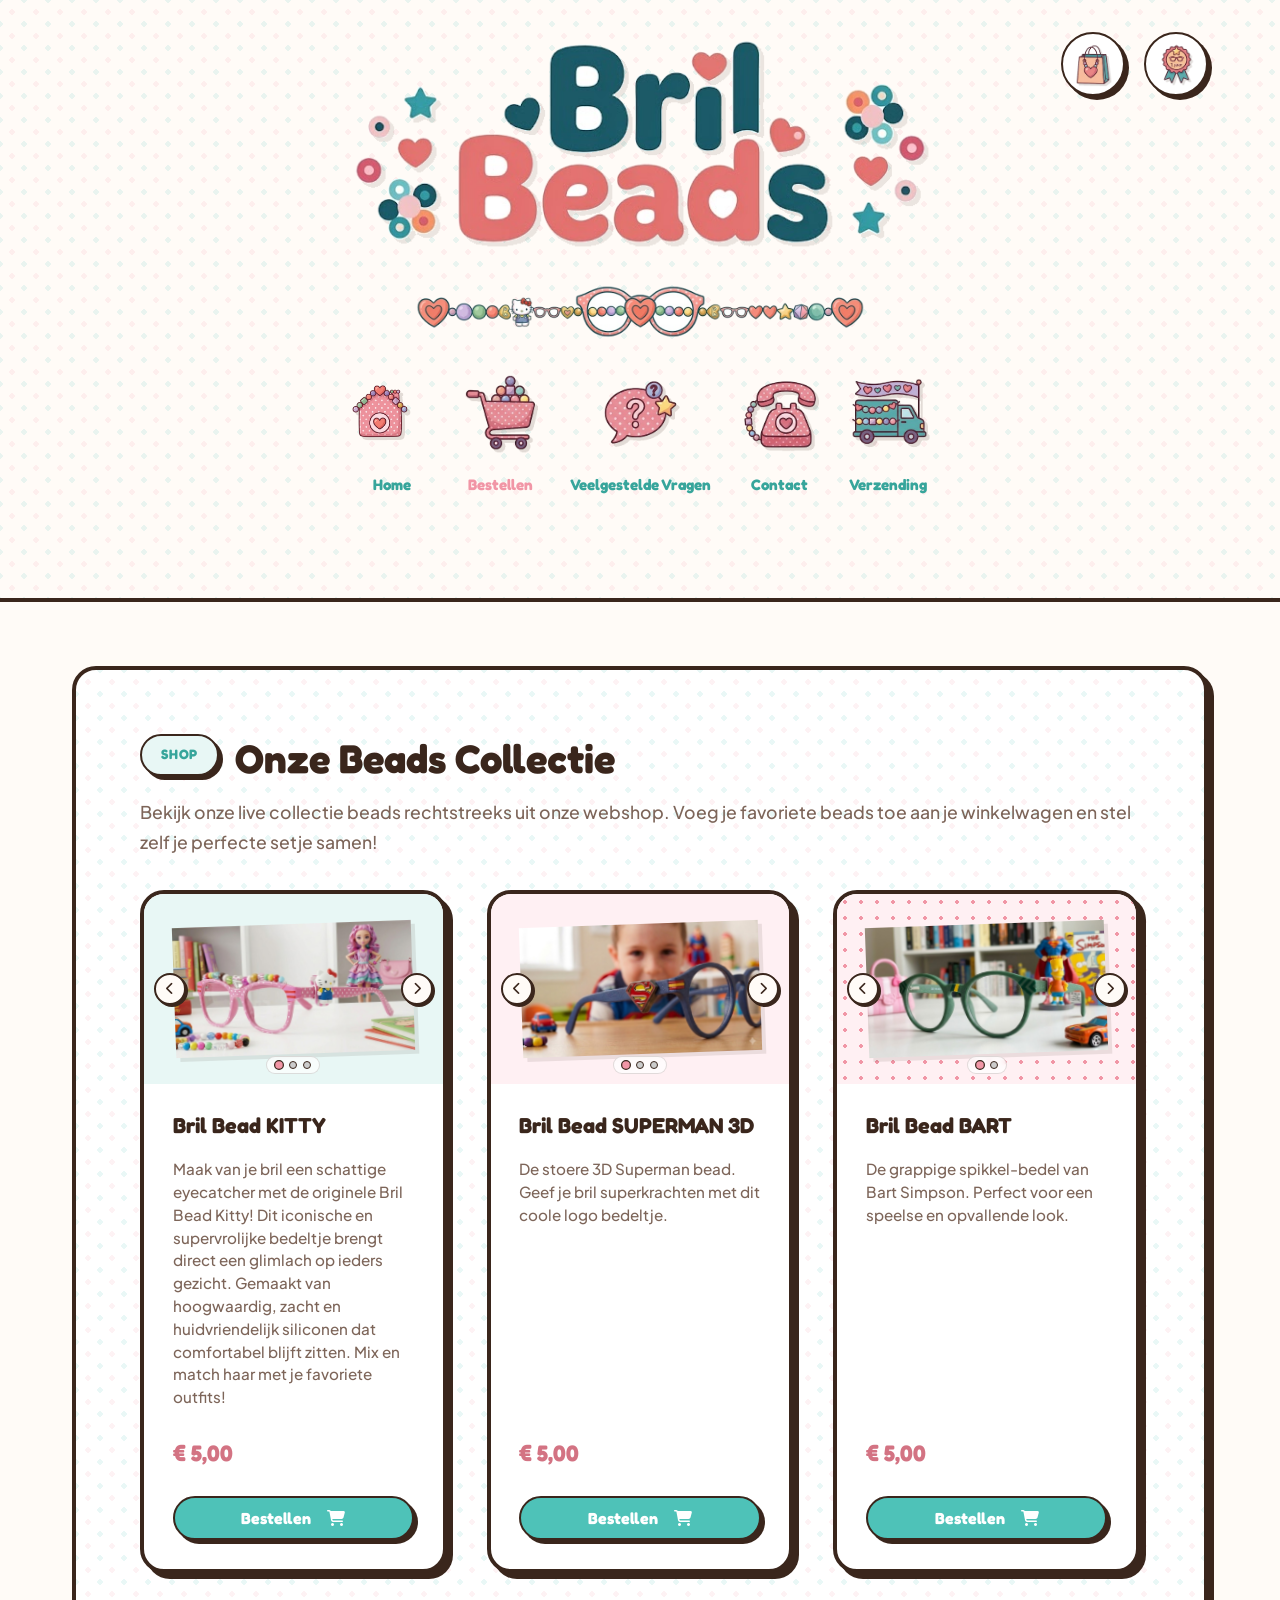
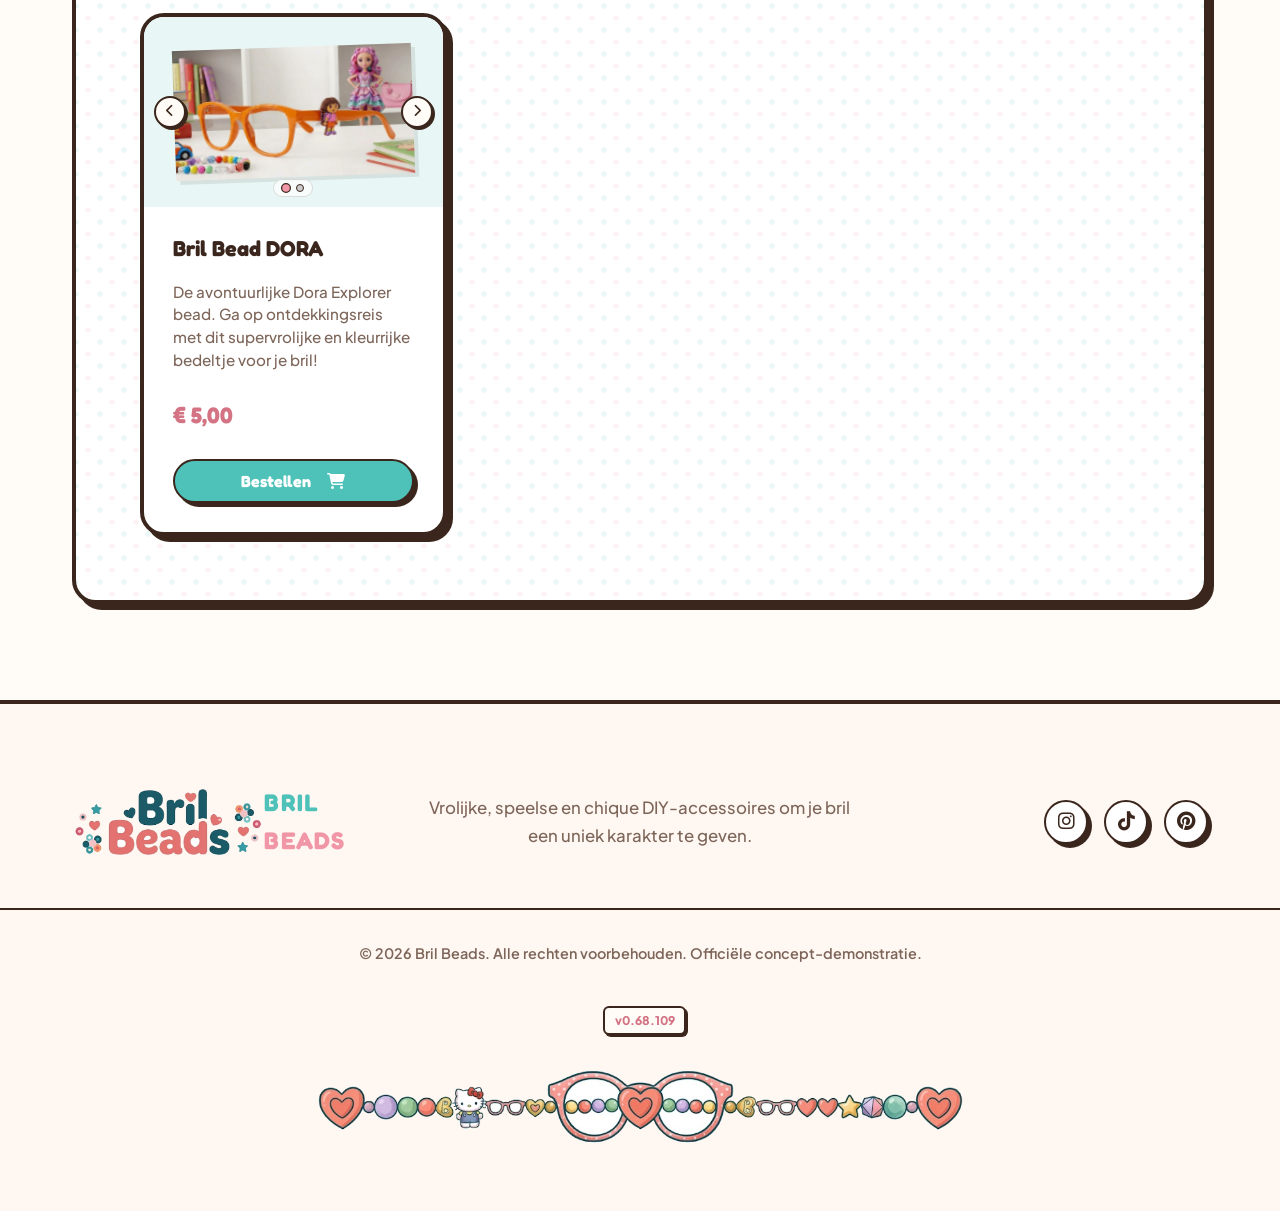
<file: producten.html>
<!DOCTYPE html>
<html lang="nl">
<head>
    <meta charset="UTF-8">
    <meta name="viewport" content="width=device-width, initial-scale=1.0">
    <meta name="color-scheme" content="only light">
    <title>Producten overzicht | Bril Beads</title>
    <meta name="description" content="Ontdek onze collectie Bril Beads. Bestel direct je favoriete kralen online en stel zelf je perfecte setje samen.">
    <!-- Google Fonts -->
    <link rel="preconnect" href="https://fonts.googleapis.com">
    <link rel="preconnect" href="https://fonts.gstatic.com" crossorigin>
    <link href="https://fonts.googleapis.com/css2?family=Fredoka:wght@400;600;800&family=Outfit:wght@400;600;800&family=Plus+Jakarta+Sans:wght@300;400;500;600;700&display=swap" rel="stylesheet">
    <!-- FontAwesome for icons -->
    <link rel="stylesheet" href="https://cdnjs.cloudflare.com/ajax/libs/font-awesome/6.4.0/css/all.min.css">
    <!-- Custom CSS -->
    <link rel="stylesheet" href="index.css">
    <style>
        .producten-gallery-container {
            padding: 2rem 0;
        }
        .producten-grid {
            display: grid;
            grid-template-columns: repeat(auto-fill, minmax(280px, 1fr));
            gap: 2.5rem;
            margin-top: 2rem;
        }
        /* Loader animation styling */
        .loader-wrapper {
            display: flex;
            flex-direction: column;
            align-items: center;
            justify-content: center;
            padding: 6rem 0;
            gap: 1.5rem;
        }
        .loader-spinner {
            width: 60px;
            height: 60px;
            border: 6px solid #f3e9e2;
            border-top: 6px solid var(--pink);
            border-radius: 50%;
            animation: spin 1s linear infinite;
            box-sizing: border-box;
            border-style: solid;
        }
        @keyframes spin {
            0% { transform: rotate(0deg); }
            100% { transform: rotate(360deg); }
        }
        .loader-text {
            font-family: var(--font-heading);
            font-size: 1.4rem;
            color: var(--text-dark);
        }
        
        /* Overrides for product grid buttons to keep their distinct styles and sizes */
        .producten-grid .style-preview-info .btn {
            align-self: stretch;
            margin-top: 0;
        }
        
        .producten-grid .style-preview-info .btn.btn-primary {
            background: var(--teal);
            color: #fff;
            box-shadow: var(--comic-shadow-sm);
        }
        .producten-grid .style-preview-info .btn.btn-primary:hover {
            background: var(--teal-dark);
            transform: translate(-2px, -2px);
            box-shadow: var(--comic-shadow);
        }
        .producten-grid .style-preview-info .btn.btn-primary:active {
            transform: translate(2px, 2px);
            box-shadow: var(--comic-shadow-active);
        }
        
        .producten-grid .style-preview-info .btn.btn-secondary {
            background: var(--bg-cream);
            color: var(--text-dark);
            box-shadow: var(--comic-shadow-sm);
        }
        .producten-grid .style-preview-info .btn.btn-secondary:hover {
            background: #fff;
            color: var(--text-dark);
            transform: translate(-2px, -2px);
            box-shadow: var(--comic-shadow);
        }
        .producten-grid .style-preview-info .btn.btn-secondary:active {
            transform: translate(2px, 2px);
            box-shadow: var(--comic-shadow-active);
        }

        /* Prevent parent card hover from overriding button colors to pink */
        .producten-grid .style-preview-card:hover .style-preview-info .btn.btn-primary {
            background: var(--teal);
            color: #fff;
        }
        .producten-grid .style-preview-card:hover .style-preview-info .btn.btn-primary:hover {
            background: var(--teal-dark);
            color: #fff;
        }
        .producten-grid .style-preview-card:hover .style-preview-info .btn.btn-secondary {
            background: var(--bg-cream);
            color: var(--text-dark);
        }
        .producten-grid .style-preview-card:hover .style-preview-info .btn.btn-secondary:hover {
            background: #fff;
            color: var(--text-dark);
        }
        
        /* Carousel styling */
        .carousel-visual {
            position: relative;
            overflow: hidden;
            height: 190px;
            width: 100%;
        }
        
        .carousel-track {
            display: flex;
            width: 100%;
            height: 100%;
            transition: transform 0.35s cubic-bezier(0.25, 0.46, 0.45, 0.94);
        }
        
        .carousel-slide {
            flex: 0 0 100%;
            width: 100%;
            height: 100%;
            display: flex;
            align-items: center;
            justify-content: center;
            position: relative;
        }
        
        .carousel-slide img {
            max-height: 80%;
            max-width: 80%;
            object-fit: contain;
            transform: rotate(-2deg);
            filter: drop-shadow(4px 4px 0px rgba(58,38,28,0.1));
            transition: transform 0.3s ease;
        }
        
        /* Playful cartoon arrows */
        .carousel-arrow {
            position: absolute;
            top: 50%;
            transform: translateY(-50%);
            background: var(--bg-cream);
            border: var(--thin-border);
            border-radius: 50%;
            width: 32px;
            height: 32px;
            display: flex;
            align-items: center;
            justify-content: center;
            cursor: pointer;
            font-size: 0.8rem;
            color: var(--text-dark);
            box-shadow: 2px 2px 0px var(--border-dark);
            transition: var(--transition);
            z-index: 10;
        }
        
        .carousel-arrow:hover {
            background: var(--pink);
            color: white;
            transform: translateY(-50%) scale(1.1);
            box-shadow: 3px 3px 0px var(--border-dark);
        }
        
        .carousel-arrow:active {
            transform: translateY(-50%) translate(1px, 1px);
            box-shadow: 1px 1px 0px var(--border-dark);
        }
        
        .carousel-arrow-prev {
            left: 10px;
        }
        
        .carousel-arrow-next {
            right: 10px;
        }
        
        /* Pagination dots */
        .carousel-dots {
            position: absolute;
            bottom: 10px;
            left: 50%;
            transform: translateX(-50%);
            display: flex;
            gap: 6px;
            z-index: 10;
            background: rgba(255, 255, 255, 0.7);
            padding: 4px 8px;
            border-radius: 20px;
            border: 1px solid rgba(58, 38, 28, 0.15);
            backdrop-filter: blur(2px);
        }
        
        .carousel-dot {
            width: 8px;
            height: 8px;
            border-radius: 50%;
            background: #ccc;
            border: 1px solid var(--border-dark);
            cursor: pointer;
            transition: var(--transition);
        }
        
        .carousel-dot.active {
            background: var(--pink);
            transform: scale(1.25);
        }

        /* Lightbox Modal CSS */
        #lightbox-modal {
            position: fixed;
            top: 0;
            left: 0;
            width: 100%;
            height: 100%;
            background: rgba(58, 38, 28, 0.75);
            backdrop-filter: blur(8px);
            display: flex;
            align-items: center;
            justify-content: center;
            z-index: 10000;
            opacity: 0;
            pointer-events: none;
            transition: opacity 0.3s ease;
        }
        #lightbox-modal.active {
            opacity: 1;
            pointer-events: auto;
        }
        .lightbox-box {
            background: #fff;
            border: var(--thick-border);
            border-radius: var(--radius-lg);
            box-shadow: var(--comic-shadow);
            width: 90%;
            max-width: 600px;
            padding: 2.5rem 2rem;
            text-align: center;
            transform: scale(0.8);
            transition: transform 0.3s cubic-bezier(0.175, 0.885, 0.32, 1.275);
            position: relative;
            display: flex;
            flex-direction: column;
            gap: 1.5rem;
        }
        #lightbox-modal.active .lightbox-box {
            transform: scale(1);
        }
        .lightbox-close-btn {
            position: absolute;
            top: -20px;
            right: -20px;
            background: var(--pink);
            color: #fff;
            border: var(--thin-border);
            border-radius: 50%;
            width: 44px;
            height: 44px;
            display: flex;
            align-items: center;
            justify-content: center;
            font-size: 1.4rem;
            cursor: pointer;
            box-shadow: 3px 3px 0 var(--border-dark);
            transition: transform 0.2s, box-shadow 0.2s;
            z-index: 10002;
        }
        .lightbox-close-btn:hover {
            transform: scale(1.1) rotate(90deg);
            box-shadow: 4px 4px 0 var(--border-dark);
            background: var(--pink-dark);
        }
        .lightbox-close-btn:active {
            transform: scale(0.95);
            box-shadow: 1px 1px 0 var(--border-dark);
        }
        .lightbox-carousel {
            position: relative;
            width: 100%;
            height: 320px;
            background: var(--bg-cream);
            border: var(--thin-border);
            border-radius: var(--radius-md);
            box-shadow: inset 3px 3px 0 rgba(0,0,0,0.05);
            overflow: hidden;
            display: flex;
            align-items: center;
            justify-content: center;
        }
        .lightbox-track {
            display: flex;
            width: 100%;
            height: 100%;
            transition: transform 0.35s cubic-bezier(0.25, 0.46, 0.45, 0.94);
        }
        .lightbox-slide {
            flex: 0 0 100%;
            width: 100%;
            height: 100%;
            display: flex;
            align-items: center;
            justify-content: center;
        }
        .lightbox-slide img {
            max-height: 90%;
            max-width: 90%;
            object-fit: contain;
            filter: drop-shadow(6px 6px 0px rgba(58,38,28,0.1));
        }
        .lightbox-arrow {
            position: absolute;
            top: 50%;
            transform: translateY(-50%);
            background: var(--bg-cream);
            border: var(--thin-border);
            border-radius: 50%;
            width: 44px;
            height: 44px;
            display: flex;
            align-items: center;
            justify-content: center;
            cursor: pointer;
            font-size: 1.2rem;
            color: var(--text-dark);
            box-shadow: 3px 3px 0px var(--border-dark);
            transition: transform 0.2s, box-shadow 0.2s;
            z-index: 10001;
        }
        .lightbox-arrow:hover {
            background: var(--teal);
            color: white;
            transform: translateY(-50%) scale(1.1);
            box-shadow: 4px 4px 0px var(--border-dark);
        }
        .lightbox-arrow:active {
            transform: translateY(-50%) translate(1px, 1px);
            box-shadow: 1px 1px 0px var(--border-dark);
        }
        .lightbox-arrow-prev {
            left: 15px;
        }
        .lightbox-arrow-next {
            right: 15px;
        }
        .lightbox-dots {
            display: flex;
            justify-content: center;
            gap: 8px;
            margin-top: 0.5rem;
        }
        .lightbox-dot {
            width: 10px;
            height: 10px;
            border-radius: 50%;
            background: #ccc;
            border: 1px solid var(--border-dark);
            cursor: pointer;
            transition: transform 0.2s, background-color 0.2s;
        }
        .lightbox-dot.active {
            background: var(--teal);
            transform: scale(1.3);
        }
    </style>
</head>
<body>
    <!-- Header -->
    <header class="app-header">
        <!-- Top-Right Utilities (Winkelwagen & Account) -->
        <div class="header-utilities">
            <a href="winkelwagen.html" class="utility-nav-item" title="Bekijk je winkelwagen">
                <div class="utility-icon-wrapper">
                    <img src="assets/icon_winkelwagen.png" alt="Winkelwagen" class="utility-icon-img">
                </div>
            </a>

            <a href="garantie.html" class="utility-nav-item" title="1 jaar 100% tevredenheidsgarantie">
                <div class="utility-icon-wrapper">
                    <img src="assets/icon_garantie.png" alt="Garantie" class="utility-icon-img">
                </div>
            </a>
        </div>

        <div class="container header-container">
            <a href="index.html" class="brand-logo" id="header-logo-link">
                <img src="assets/logo.png?v=2" alt="Bril Beads Logo" class="logo-img">
            </a>
            
            <nav class="playful-nav" id="main-navigation">
                <div class="playful-nav-container">
                    <a href="index.html" class="playful-nav-item" title="Terug naar Home">
                        <div class="nav-icon-img-wrapper">
                            <img src="assets/icon_home.png" alt="Home" class="nav-icon-img">
                        </div>
                        <span class="nav-label">Home</span>
                    </a>
                    
                    
                    <a href="producten.html" class="playful-nav-item active" title="Bekijk alle producten">
                        <div class="nav-icon-img-wrapper">
                            <img src="assets/icon_bestellen.png" alt="Bestellen" class="nav-icon-img">
                        </div>
                        <span class="nav-label">Bestellen</span>
                    </a>
                    
                    <a href="faq.html" class="playful-nav-item" title="Veelgestelde Vragen">
                        <div class="nav-icon-img-wrapper">
                            <img src="assets/icon_faq.png" alt="Veelgestelde Vragen" class="nav-icon-img">
                        </div>
                        <span class="nav-label">Veelgestelde Vragen</span>
                    </a>
                    
                    <a href="contact.html" class="playful-nav-item" title="Neem contact met ons op">
                        <div class="nav-icon-img-wrapper">
                            <img src="assets/icon_contact.png" alt="Contact" class="nav-icon-img">
                        </div>
                        <span class="nav-label">Contact</span>
                    </a>
                    
                    <a href="verzending.html" class="playful-nav-item" title="Gratis verzending vanaf &euro;20">
                        <div class="nav-icon-img-wrapper">
                            <img src="assets/icon_verzending.png" alt="Verzending" class="nav-icon-img">
                        </div>
                        <span class="nav-label">Verzending</span>
                    </a>
                </div>
            </nav>
        </div>
    </header>

    <main style="padding: 4rem 0;">
        <div class="container">
            <div class="contact-card glass" style="margin-bottom: 2rem;">
                <div class="page-title-group" style="margin-bottom: 1rem;">
                    <span class="badge badge-accent">Shop</span>
                    <h1 class="section-title text-left" style="font-size: 2.5rem;">Onze Beads Collectie</h1>
                </div>
                <p style="font-size: 1.1rem; line-height: 1.7; margin-bottom: 2rem;">
                    Bekijk onze live collectie beads rechtstreeks uit onze webshop. Voeg je favoriete beads toe aan je winkelwagen en stel zelf je perfecte setje samen!
                </p>

                <!-- Loading State -->
                <div class="loader-wrapper" id="loader-wrapper">
                    <div class="loader-spinner"></div>
                    <p class="loader-text">Winkel ophalen...</p>
                </div>

                <!-- Products Grid -->
                <div class="producten-grid" id="producten-grid" style="display: none;">
                    <!-- Dynamic product cards will be injected here -->
                </div>
            </div>
        </div>
    </main>

    <!-- Footer -->
    <footer class="app-footer">
        <div class="container footer-container">
            <div class="footer-logo-col">
                <a href="index.html" class="brand-logo">
                    <img src="assets/logo.png?v=2" alt="Bril Beads Logo" class="logo-img">
                    <span class="brand-text"><span class="bril-text">BRIL</span> <span class="accent-text">BEADS</span></span>
                </a>
            </div>
            <div class="footer-text-col">
                <p class="footer-desc">
                    Vrolijke, speelse en chique DIY-accessoires om je bril een uniek karakter te geven.
                </p>
            </div>
            <div class="footer-social-col">
                <div class="social-links">
                    <a href="#" class="social-link"><i class="fa-brands fa-instagram"></i></a>
                    <a href="#" class="social-link"><i class="fa-brands fa-tiktok"></i></a>
                    <a href="#" class="social-link"><i class="fa-brands fa-pinterest"></i></a>
                </div>
            </div>
        </div>
        <div class="footer-bottom text-center">
            <p>&copy; 2026 Bril Beads. Alle rechten voorbehouden. Offici&euml;le concept-demonstratie.</p>
            <p class="footer-version-wrapper"><span class="version-label" id="site-version">v0.68.109</span></p>
        </div>
    </footer>
    
    <!-- Shopify SDK & JS Engine -->
    <script src="https://sdks.shopifycdn.com/js-buy-sdk/v2/latest/index.umd.min.js"></script>
    <script src="shopify.js?v=v0.68.109"></script>
    <script src="app.js?v=v0.68.109"></script>
    
    <!-- Page Logic -->
    <script>
        let currentLightboxProductIdx = null;
        let currentLightboxSlideIdx = 0;
        let lightboxProductsData = [];
        let carouselIntervals = {};

        function startAutoRotation(products) {
            stopAutoRotation();
            products.forEach((product, idx) => {
                const hasMultipleImages = product.images && product.images.length > 1;
                if (!hasMultipleImages) return;

                const container = document.getElementById(`carousel-container-${idx}`);
                if (!container) return;

                // Rotate every 3.5 seconds
                carouselIntervals[idx] = setInterval(() => {
                    moveCarousel(idx, 1);
                }, 3500);

                // Pause on hover
                container.addEventListener('mouseenter', () => {
                    clearInterval(carouselIntervals[idx]);
                });

                container.addEventListener('mouseleave', () => {
                    carouselIntervals[idx] = setInterval(() => {
                        moveCarousel(idx, 1);
                    }, 3500);
                });
            });
        }

        function stopAutoRotation() {
            for (const idx in carouselIntervals) {
                clearInterval(carouselIntervals[idx]);
            }
            carouselIntervals = {};
        }

        function openLightbox(productIdx, startSlideIdx = 0) {
            currentLightboxProductIdx = productIdx;
            currentLightboxSlideIdx = startSlideIdx;
            
            const product = lightboxProductsData[productIdx];
            if (!product) return;
            
            let lightbox = document.getElementById('lightbox-modal');
            if (!lightbox) {
                lightbox = document.createElement('div');
                lightbox.id = 'lightbox-modal';
                lightbox.innerHTML = `
                    <div class="lightbox-box">
                        <button class="lightbox-close-btn" onclick="closeLightbox()" aria-label="Sluiten"><i class="fa-solid fa-xmark"></i></button>
                        <h3 id="lightbox-title" style="font-family: var(--font-heading); font-size: 1.6rem; color: var(--text-dark); margin: 0;"></h3>
                        <div class="lightbox-carousel">
                            <div class="lightbox-track" id="lightbox-track"></div>
                            <button class="lightbox-arrow lightbox-arrow-prev" onclick="moveLightbox(-1)" aria-label="Vorige foto"><i class="fa-solid fa-chevron-left"></i></button>
                            <button class="lightbox-arrow lightbox-arrow-next" onclick="moveLightbox(1)" aria-label="Volgende foto"><i class="fa-solid fa-chevron-right"></i></button>
                        </div>
                        <div class="lightbox-dots" id="lightbox-dots"></div>
                    </div>
                `;
                document.body.appendChild(lightbox);
                
                // Close lightbox on click outside the box
                lightbox.addEventListener('click', (e) => {
                    if (e.target === lightbox) {
                        closeLightbox();
                    }
                });
            }
            
            // Populate lightbox with product images
            document.getElementById('lightbox-title').textContent = product.title;
            
            const track = document.getElementById('lightbox-track');
            const dotsContainer = document.getElementById('lightbox-dots');
            track.innerHTML = '';
            dotsContainer.innerHTML = '';
            
            const images = product.images && product.images.length > 0 
                ? product.images 
                : [{ url: product.imageUrl, altText: product.imageAlt }];
                
            images.forEach((img, idx) => {
                // Add slide
                const slide = document.createElement('div');
                slide.className = 'lightbox-slide';
                slide.innerHTML = `<img src="${img.url}" alt="${img.altText || product.title}">`;
                track.appendChild(slide);
                
                // Add dot if multiple images
                if (images.length > 1) {
                    const dot = document.createElement('span');
                    dot.className = 'lightbox-dot' + (idx === startSlideIdx ? ' active' : '');
                    dot.onclick = () => setLightboxSlide(idx);
                    dotsContainer.appendChild(dot);
                }
            });
            
            // Hide arrows/dots if only 1 image
            const prevArrow = lightbox.querySelector('.lightbox-arrow-prev');
            const nextArrow = lightbox.querySelector('.lightbox-arrow-next');
            if (images.length <= 1) {
                prevArrow.style.display = 'none';
                nextArrow.style.display = 'none';
                dotsContainer.style.display = 'none';
            } else {
                prevArrow.style.display = 'flex';
                nextArrow.style.display = 'flex';
                dotsContainer.style.display = 'flex';
            }
            
            // Show lightbox modal
            lightbox.classList.add('active');
            
            // Initial positioning
            setLightboxSlide(startSlideIdx);
            
            // Keyboard navigation
            document.addEventListener('keydown', handleLightboxKeydown);
        }

        function closeLightbox() {
            const lightbox = document.getElementById('lightbox-modal');
            if (lightbox) {
                lightbox.classList.remove('active');
            }
            document.removeEventListener('keydown', handleLightboxKeydown);
        }

        function setLightboxSlide(slideIdx) {
            const product = lightboxProductsData[currentLightboxProductIdx];
            if (!product) return;
            
            const images = product.images && product.images.length > 0 
                ? product.images 
                : [{ url: product.imageUrl, altText: product.imageAlt }];
                
            const total = images.length;
            
            if (slideIdx < 0) slideIdx = total - 1;
            if (slideIdx >= total) slideIdx = 0;
            
            currentLightboxSlideIdx = slideIdx;
            
            const track = document.getElementById('lightbox-track');
            if (track) {
                track.style.transform = `translateX(-${slideIdx * 100}%)`;
            }
            
            const dots = document.querySelectorAll('.lightbox-dot');
            dots.forEach((dot, idx) => {
                if (idx === slideIdx) {
                    dot.classList.add('active');
                } else {
                    dot.classList.remove('active');
                }
            });
        }

        function moveLightbox(direction) {
            setLightboxSlide(currentLightboxSlideIdx + direction);
        }

        function handleLightboxKeydown(e) {
            if (e.key === 'Escape') {
                closeLightbox();
            } else if (e.key === 'ArrowLeft') {
                moveLightbox(-1);
            } else if (e.key === 'ArrowRight') {
                moveLightbox(1);
            }
        }

        document.addEventListener('DOMContentLoaded', async () => {
            const grid = document.getElementById('producten-grid');
            const loader = document.getElementById('loader-wrapper');
            
            function getLocalIdByTitle(title) {
                const t = title.toLowerCase();
                if (t.includes('kitty') || t.includes('hello')) return 'k-kitty';
                if (t.includes('superman')) return 'k-superman';
                if (t.includes('bart') || t.includes('simpson')) return 'k-bart';
                if (t.includes('dora')) return 'k-dora';
                return null;
            }

            try {
                if (typeof fetchShopifyProductsForGallery !== 'function') {
                    throw new Error("fetchShopifyProductsForGallery is niet gedefinieerd in shopify.js.");
                }
                
                console.log("Producten overzicht: Ophalen van Shopify producten...");
                const products = await fetchShopifyProductsForGallery();
                lightboxProductsData = products; // Save products data for lightbox modal
                
                loader.style.display = 'none';
                grid.style.display = 'grid';
                
                if (!products || products.length === 0) {
                    grid.innerHTML = '<p style="font-family: var(--font-heading); font-size: 1.2rem; text-align: center; grid-column: 1/-1;">Geen actieve beads gevonden in de shop.</p>';
                    return;
                }
                
                const bgColors = ['bg-teal-soft', 'bg-pink-soft', 'bg-pink-polka'];
                
                products.forEach((product, idx) => {
                    const localId = getLocalIdByTitle(product.title);
                    const bgColor = bgColors[idx % bgColors.length];
                    const formattedPrice = new Intl.NumberFormat('nl-NL', { style: 'currency', currency: product.currency }).format(product.price);
                    
                    const card = document.createElement('div');
                    card.className = 'style-preview-card';
                    
                    const isAvailable = product.available;
                    const soldOutBadge = !isAvailable ? '<div class="badge badge-error" style="position: absolute; top: 1rem; right: 1rem; z-index: 2; background-color: var(--border-dark); color: white; border: none; font-family: var(--font-heading);">Uitverkocht</div>' : '';
                    
                    let buttonsHtml = '';
                    if (isAvailable) {
                        buttonsHtml = `
                            <button onclick="orderLooseBead('${product.id}', '${product.variantId}', '${product.title.replace(/'/g, "\\'")}', ${product.price}, '${product.imageUrl}')" class="btn btn-primary btn-bounce" style="flex: 1; width: 100%; display: inline-flex; align-items: center; justify-content: center; font-size: 1rem; padding: 0.6rem 0.8rem; height: 44px; box-sizing: border-box;">Bestellen <i class="fa-solid fa-cart-shopping" style="margin-left: 8px;"></i></button>
                        `;
                    } else {
                        buttonsHtml = `
                            <button class="btn btn-primary" style="flex: 1; opacity: 0.5; cursor: not-allowed; text-align: center; justify-content: center; font-size: 0.9rem; padding: 0.6rem 0.8rem;" disabled>Tijdelijk Uitverkocht</button>
                        `;
                    }

                    const hasMultipleImages = product.images && product.images.length > 1;
                    
                    let visualHtml = '';
                    if (hasMultipleImages) {
                        const slidesHtml = product.images.map((img, imgIdx) => `
                            <div class="carousel-slide" onclick="openLightbox(${idx}, ${imgIdx})" style="cursor: zoom-in;">
                                <img src="${img.url}" alt="${img.altText}">
                            </div>
                        `).join('');
                        
                        const dotsHtml = product.images.map((_, imgIdx) => `
                            <span class="carousel-dot ${imgIdx === 0 ? 'active' : ''}" onclick="setCarouselSlide(${idx}, ${imgIdx}, event)"></span>
                        `).join('');
                        
                        visualHtml = `
                            <div class="carousel-visual ${bgColor}" id="carousel-container-${idx}" data-active-slide="0" data-total-slides="${product.images.length}">
                                ${soldOutBadge}
                                <div class="carousel-track" id="carousel-track-${idx}">
                                    ${slidesHtml}
                                </div>
                                <button class="carousel-arrow carousel-arrow-prev" onclick="moveCarousel(${idx}, -1, event)" aria-label="Vorige foto"><i class="fa-solid fa-chevron-left"></i></button>
                                <button class="carousel-arrow carousel-arrow-next" onclick="moveCarousel(${idx}, 1, event)" aria-label="Volgende foto"><i class="fa-solid fa-chevron-right"></i></button>
                                <div class="carousel-dots">
                                    ${dotsHtml}
                                </div>
                            </div>
                        `;
                    } else {
                        visualHtml = `
                            <div class="style-preview-visual ${bgColor}" style="position: relative; cursor: zoom-in;" onclick="openLightbox(${idx}, 0)">
                                ${soldOutBadge}
                                <img src="${product.imageUrl}" alt="${product.imageAlt}">
                            </div>
                        `;
                    }

                    card.innerHTML = `
                        ${visualHtml}
                        <div class="style-preview-info">
                            <h3 style="font-size: 1.35rem; margin-bottom: 0.4rem;">${product.title}</h3>
                            <p style="font-size: 0.95rem; color: var(--text-muted); line-height: 1.5; flex-grow: 1;">${product.description}</p>
                            <div style="font-family: var(--font-heading); font-size: 1.4rem; color: var(--pink-dark); font-weight: 800; margin: 0.8rem 0;">${formattedPrice}</div>
                            <div style="display: flex; gap: 0.8rem; width: 100%; margin-top: auto;">
                                ${buttonsHtml}
                            </div>
                        </div>
                    `;
                    grid.appendChild(card);
                });
                
                // Start auto-rotation for multi-image product carousels
                startAutoRotation(products);
                
            } catch (error) {
                console.error("Fout bij laden van catalogus:", error);
                loader.style.display = 'none';
                grid.style.display = 'block';
                grid.innerHTML = `
                    <div class="glass text-center" style="padding: 3rem; border: var(--thin-border); border-radius: var(--radius-md); box-shadow: var(--comic-shadow-sm);">
                        <h3 style="font-family: var(--font-heading); font-size: 1.5rem; color: var(--pink-dark); margin-bottom: 1rem;">Oeps, er ging iets mis!</h3>
                        <p style="margin-bottom: 1.5rem;">We konden de producten van de winkel op dit moment niet laden. Controleer je internetverbinding en probeer het opnieuw.</p>
                        <button onclick="window.location.reload()" class="btn btn-primary btn-bounce">Opnieuw Proberen</button>
                    </div>
                `;
            }
        });

        // Global carousel navigation handlers
        function setCarouselSlide(productIdx, slideIdx, event) {
            if (event) {
                event.stopPropagation();
                event.preventDefault();
            }
            const container = document.getElementById(`carousel-container-${productIdx}`);
            const track = document.getElementById(`carousel-track-${productIdx}`);
            if (!container || !track) return;
            
            const totalSlides = parseInt(container.getAttribute('data-total-slides'), 10);
            
            // Boundary checks
            let targetSlideIdx = slideIdx;
            if (slideIdx < 0) targetSlideIdx = totalSlides - 1;
            if (slideIdx >= totalSlides) targetSlideIdx = 0;
            
            container.setAttribute('data-active-slide', targetSlideIdx);
            
            // Translate track horizontally
            track.style.transform = `translateX(-${targetSlideIdx * 100}%)`;
            
            // Update indicator dots
            const dots = container.querySelectorAll('.carousel-dot');
            dots.forEach((dot, idx) => {
                if (idx === targetSlideIdx) {
                    dot.classList.add('active');
                } else {
                    dot.classList.remove('active');
                }
            });
        }
        
        function moveCarousel(productIdx, direction, event) {
            if (event) {
                event.stopPropagation();
                event.preventDefault();
            }
            const container = document.getElementById(`carousel-container-${productIdx}`);
            if (!container) return;
            
            const activeSlide = parseInt(container.getAttribute('data-active-slide'), 10);
            setCarouselSlide(productIdx, activeSlide + direction);
        }

        function orderLooseBead(id, variantId, name, price, imageUrl) {
            addToCart({
                type: 'loose_bead',
                id: id,
                variantId: variantId,
                name: name,
                price: price,
                imageUrl: imageUrl
            });
        }
    </script>
</body>
</html>
</file>
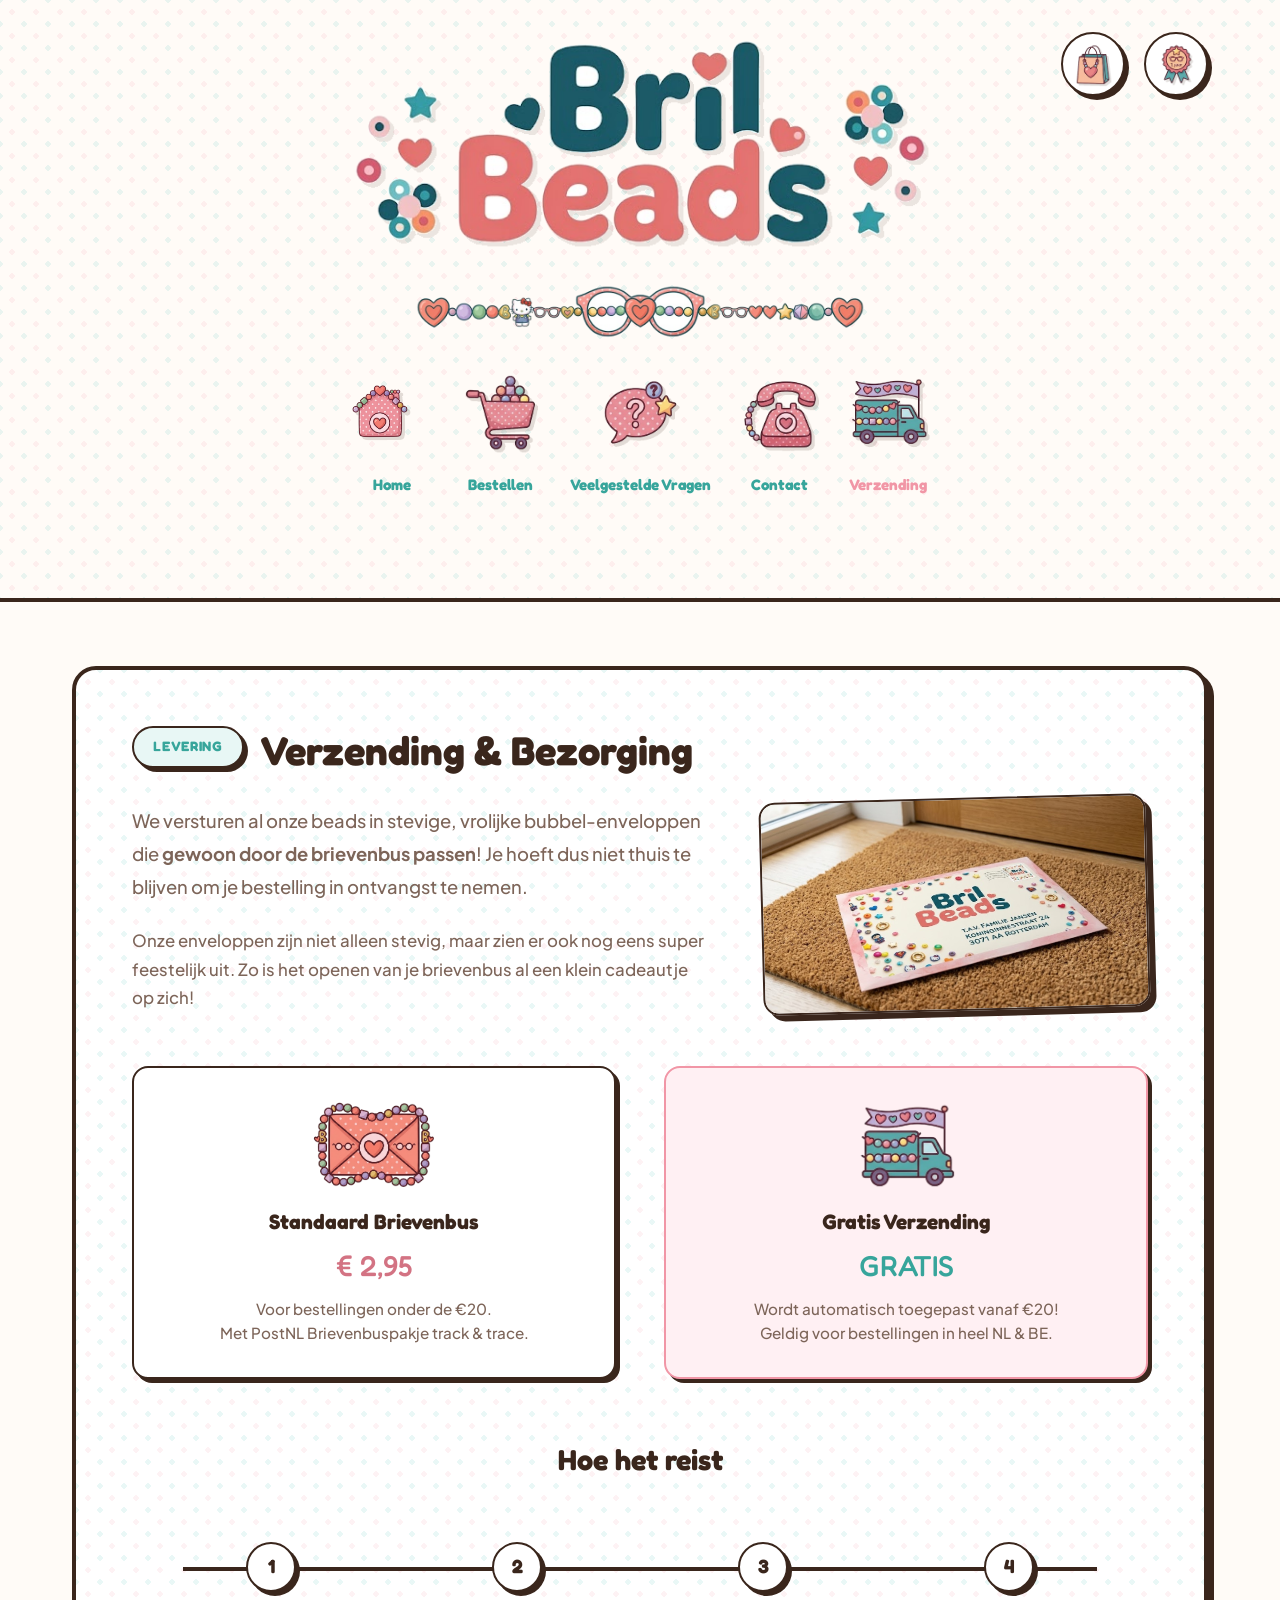
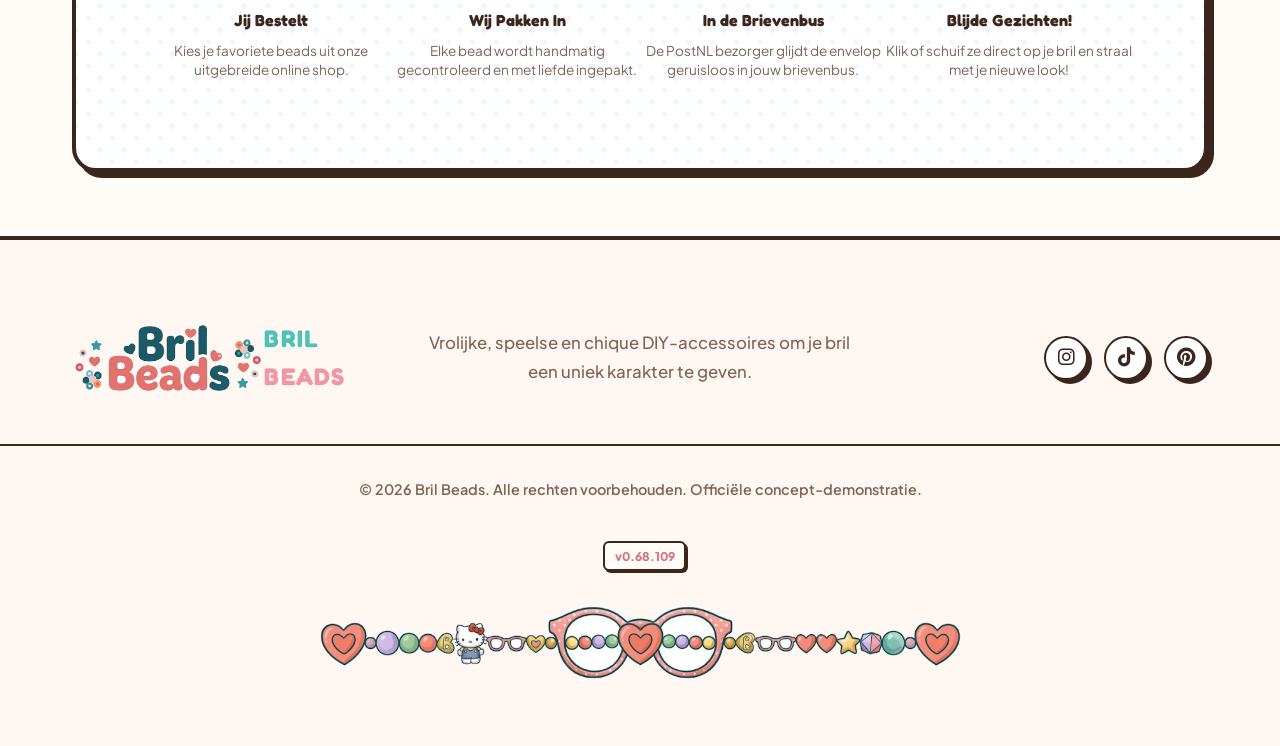
<file: verzending.html>
<!DOCTYPE html>
<html lang="nl">
<head>
    <meta charset="UTF-8">
    <meta name="viewport" content="width=device-width, initial-scale=1.0">
    <meta name="color-scheme" content="only light">
    <title>Verzending & Levering | Bril Beads</title>
    <meta name="description" content="Alles over de verzending en levering van Bril Beads. Bestellingen passen door de brievenbus. Gratis verzending vanaf &euro;20!">
    <!-- Google Fonts -->
    <link rel="preconnect" href="https://fonts.googleapis.com">
    <link rel="preconnect" href="https://fonts.gstatic.com" crossorigin>
    <link href="https://fonts.googleapis.com/css2?family=Fredoka:wght@400;600;800&family=Outfit:wght@400;600;800&family=Plus+Jakarta+Sans:wght@300;400;500;600;700&display=swap" rel="stylesheet">
    <!-- FontAwesome for icons -->
    <link rel="stylesheet" href="https://cdnjs.cloudflare.com/ajax/libs/font-awesome/6.4.0/css/all.min.css">
    <!-- Custom CSS -->
    <link rel="stylesheet" href="index.css">
    <style>
        .shipping-grid {
            display: grid;
            grid-template-columns: 1fr 1fr;
            gap: 3rem;
            margin-top: 2rem;
        }
        .shipping-option {
            background: #ffffff;
            border: var(--thin-border);
            border-radius: var(--radius-md);
            padding: 2rem;
            box-shadow: var(--comic-shadow-sm);
            text-align: center;
        }
        .shipping-option.highlight {
            border-color: var(--pink);
            background: var(--bg-pastel-pink);
        }
        .shipping-icon {
            font-size: 3rem;
            color: var(--teal);
            margin-bottom: 1rem;
        }
        .shipping-icon-img {
            height: 90px;
            object-fit: contain;
            margin-bottom: 0.8rem;
            display: inline-block;
            transition: var(--transition);
        }
        .shipping-option:hover .shipping-icon-img {
            transform: scale(1.08) rotate(-2deg);
        }
        .shipping-intro-section {
            display: grid;
            grid-template-columns: 1.2fr 0.8fr;
            gap: 3rem;
            align-items: center;
            margin-bottom: 3rem;
        }
        .shipping-preview-img {
            width: 100%;
            border-radius: var(--radius-md);
            border: var(--thin-border);
            box-shadow: var(--comic-shadow);
            transform: rotate(-1.5deg);
            transition: var(--transition);
        }
        .shipping-preview-img:hover {
            transform: scale(1.03) rotate(0deg);
        }
        .timeline {
            display: flex;
            justify-content: space-between;
            position: relative;
            margin-top: 4rem;
            margin-bottom: 2rem;
            padding: 0 1rem;
        }
        .timeline::before {
            content: '';
            position: absolute;
            top: 25px;
            left: 5%;
            right: 5%;
            height: 4px;
            background: var(--border-dark);
            z-index: 1;
        }
        .timeline-step {
            display: flex;
            flex-direction: column;
            align-items: center;
            position: relative;
            z-index: 2;
            width: 25%;
            text-align: center;
        }
        .step-number {
            width: 50px;
            height: 50px;
            border-radius: 50%;
            background: #ffffff;
            border: var(--thin-border);
            box-shadow: var(--comic-shadow-sm);
            display: flex;
            align-items: center;
            justify-content: center;
            font-family: var(--font-heading);
            font-weight: 800;
            font-size: 1.2rem;
            margin-bottom: 1rem;
            transition: var(--transition);
        }
        .timeline-step:hover .step-number {
            transform: scale(1.1) rotate(5deg);
            background: var(--gold);
        }
        .step-title {
            font-family: var(--font-heading);
            font-weight: 800;
            font-size: 1rem;
            margin-bottom: 0.5rem;
        }
        .step-desc {
            font-size: 0.85rem;
            color: var(--text-muted);
            line-height: 1.4;
        }
        @media (max-width: 768px) {
            .shipping-intro-section {
                grid-template-columns: 1fr;
                gap: 2rem;
                text-align: center;
            }
            .shipping-preview-img {
                max-width: 450px;
                margin: 0 auto;
                transform: none;
            }
            .shipping-grid {
                grid-template-columns: 1fr;
            }
            .timeline {
                flex-direction: column;
                gap: 2.5rem;
                padding-left: 2rem;
            }
            .timeline::before {
                top: 0;
                bottom: 0;
                left: 45px;
                width: 4px;
                height: 80%;
            }
            .timeline-step {
                flex-direction: row;
                width: 100%;
                text-align: left;
                gap: 1.5rem;
            }
            .step-number {
                margin-bottom: 0;
                flex-shrink: 0;
            }
        }
    </style>
</head>
<body>
    <!-- Header -->
    <header class="app-header">
        <!-- Top-Right Utilities (Winkelwagen & Account) -->
        <div class="header-utilities">
            <a href="winkelwagen.html" class="utility-nav-item" title="Bekijk je winkelwagen">
                <div class="utility-icon-wrapper">
                    <img src="assets/icon_winkelwagen.png" alt="Winkelwagen" class="utility-icon-img">
                </div>
            </a>

                        <a href="garantie.html" class="utility-nav-item" title="1 jaar 100% tevredenheidsgarantie">
                <div class="utility-icon-wrapper">
                    <img src="assets/icon_garantie.png" alt="Garantie" class="utility-icon-img">
                </div>
            </a>
        </div>

        <div class="container header-container">
            <a href="index.html" class="brand-logo" id="header-logo-link">
                <img src="assets/logo.png?v=2" alt="Bril Beads Logo" class="logo-img">
            </a>
            
            <nav class="playful-nav" id="main-navigation">
                <div class="playful-nav-container">
                    <a href="index.html" class="playful-nav-item" title="Terug naar Home">
                        <div class="nav-icon-img-wrapper">
                            <img src="assets/icon_home.png" alt="Home" class="nav-icon-img">
                        </div>
                        <span class="nav-label">Home</span>
                    </a>
                    
                    
                    <a href="producten.html" class="playful-nav-item" title="Bekijk alle producten">
                        <div class="nav-icon-img-wrapper">
                            <img src="assets/icon_bestellen.png" alt="Bestellen" class="nav-icon-img">
                        </div>
                        <span class="nav-label">Bestellen</span>
                    </a>
                    
                    <a href="faq.html" class="playful-nav-item" title="Veelgestelde Vragen">
                        <div class="nav-icon-img-wrapper">
                            <img src="assets/icon_faq.png" alt="Veelgestelde Vragen" class="nav-icon-img">
                        </div>
                        <span class="nav-label">Veelgestelde Vragen</span>
                    </a>
                    
                    <a href="contact.html" class="playful-nav-item" title="Neem contact met ons op">
                        <div class="nav-icon-img-wrapper">
                            <img src="assets/icon_contact.png" alt="Contact" class="nav-icon-img">
                        </div>
                        <span class="nav-label">Contact</span>
                    </a>
                    
                    <a href="verzending.html" class="playful-nav-item active" title="Gratis verzending vanaf &euro;20">
                        <div class="nav-icon-img-wrapper">
                            <img src="assets/icon_verzending.png" alt="Verzending" class="nav-icon-img">
                        </div>
                        <span class="nav-label">Verzending</span>
                    </a>
                    

                </div>
            </nav>
        </div>
    </header>

    <main style="padding: 4rem 0;">
        <div class="container">
            <div class="glass glass-panel">
                <div class="page-title-group" style="margin-bottom: 1.5rem;">
                    <span class="badge badge-accent">Levering</span>
                    <h1 class="section-title text-left" style="font-size: 2.5rem;">Verzending & Bezorging</h1>
                </div>
                <div class="shipping-intro-section">
                    <div class="shipping-intro-text">
                        <p style="font-size: 1.15rem; line-height: 1.8; margin-bottom: 1.5rem;">
                            We versturen al onze beads in stevige, vrolijke bubbel-enveloppen die <strong>gewoon door de brievenbus passen</strong>! Je hoeft dus niet thuis te blijven om je bestelling in ontvangst te nemen.
                        </p>
                        <p style="font-size: 1.05rem; line-height: 1.7; color: var(--text-muted);">
                            Onze enveloppen zijn niet alleen stevig, maar zien er ook nog eens super feestelijk uit. Zo is het openen van je brievenbus al een klein cadeautje op zich!
                        </p>
                    </div>
                    <div class="shipping-intro-image-container">
                        <img src="assets/verzending_preview.jpg" alt="Vrolijke Bril Beads envelop op de deurmat" class="shipping-preview-img">
                    </div>
                </div>

                <div class="shipping-grid">
                    <div class="shipping-option">
                        <img src="assets/icon_standard_brievenbus.png" alt="Standaard Brievenbus" class="shipping-icon-img">
                        <h3 style="font-family: var(--font-heading); font-size: 1.3rem; margin-bottom: 0.5rem;">Standaard Brievenbus</h3>
                        <p style="font-size: 1.8rem; font-family: var(--font-heading); color: var(--pink-dark); margin-bottom: 0.5rem;">&euro; 2,95</p>
                        <p style="font-size: 0.95rem; color: var(--text-muted);">Voor bestellingen onder de &euro;20.<br>Met PostNL Brievenbuspakje track & trace.</p>
                    </div>
                    
                    <div class="shipping-option highlight">
                        <img src="assets/icon_verzending.png" alt="Gratis Verzending" class="shipping-icon-img">
                        <h3 style="font-family: var(--font-heading); font-size: 1.3rem; margin-bottom: 0.5rem;">Gratis Verzending</h3>
                        <p style="font-size: 1.8rem; font-family: var(--font-heading); color: var(--teal-dark); margin-bottom: 0.5rem;">GRATIS</p>
                        <p style="font-size: 0.95rem; color: var(--text-muted);">Wordt automatisch toegepast vanaf &euro;20!<br>Geldig voor bestellingen in heel NL & BE.</p>
                    </div>
                </div>

                <div style="margin-top: 4rem;">
                    <h2 style="font-family: var(--font-heading); font-size: 1.8rem; text-align: center; margin-bottom: 1rem;">Hoe het reist</h2>
                    
                    <div class="timeline">
                        <div class="timeline-step">
                            <div class="step-number">1</div>
                            <div class="step-title">Jij Bestelt</div>
                            <div class="step-desc">Kies je favoriete beads uit onze uitgebreide online shop.</div>
                        </div>
                        
                        <div class="timeline-step">
                            <div class="step-number">2</div>
                            <div class="step-title">Wij Pakken In</div>
                            <div class="step-desc">Elke bead wordt handmatig gecontroleerd en met liefde ingepakt.</div>
                        </div>
                        
                        <div class="timeline-step">
                            <div class="step-number">3</div>
                            <div class="step-title">In de Brievenbus</div>
                            <div class="step-desc">De PostNL bezorger glijdt de envelop geruisloos in jouw brievenbus.</div>
                        </div>
                        
                        <div class="timeline-step">
                            <div class="step-number">4</div>
                            <div class="step-title">Blijde Gezichten!</div>
                            <div class="step-desc">Klik of schuif ze direct op je bril en straal met je nieuwe look!</div>
                        </div>
                    </div>
                </div>
            </div>
        </div>
    </main>

    <!-- Footer -->
    <footer class="app-footer">
        <div class="container footer-container">
            <div class="footer-logo-col">
                <a href="index.html" class="brand-logo">
                    <img src="assets/logo.png?v=2" alt="Bril Beads Logo" class="logo-img">
                    <span class="brand-text"><span class="bril-text">BRIL</span> <span class="accent-text">BEADS</span></span>
                </a>
            </div>
            <div class="footer-text-col">
                <p class="footer-desc">
                    Vrolijke, speelse en chique DIY-accessoires om je bril een uniek karakter te geven.
                </p>
            </div>
            <div class="footer-social-col">
                <div class="social-links">
                    <a href="#" class="social-link"><i class="fa-brands fa-instagram"></i></a>
                    <a href="#" class="social-link"><i class="fa-brands fa-tiktok"></i></a>
                    <a href="#" class="social-link"><i class="fa-brands fa-pinterest"></i></a>
                </div>
            </div>
        </div>
        <div class="footer-bottom text-center">
            <p>&copy; 2026 Bril Beads. Alle rechten voorbehouden. Offici&euml;le concept-demonstratie.</p>
            <p class="footer-version-wrapper"><span class="version-label" id="site-version">v0.68.109</span></p>
        </div>
    </footer>
    
    <script src="app.js?v=v0.68.109"></script>
</body>
</html>
</file>
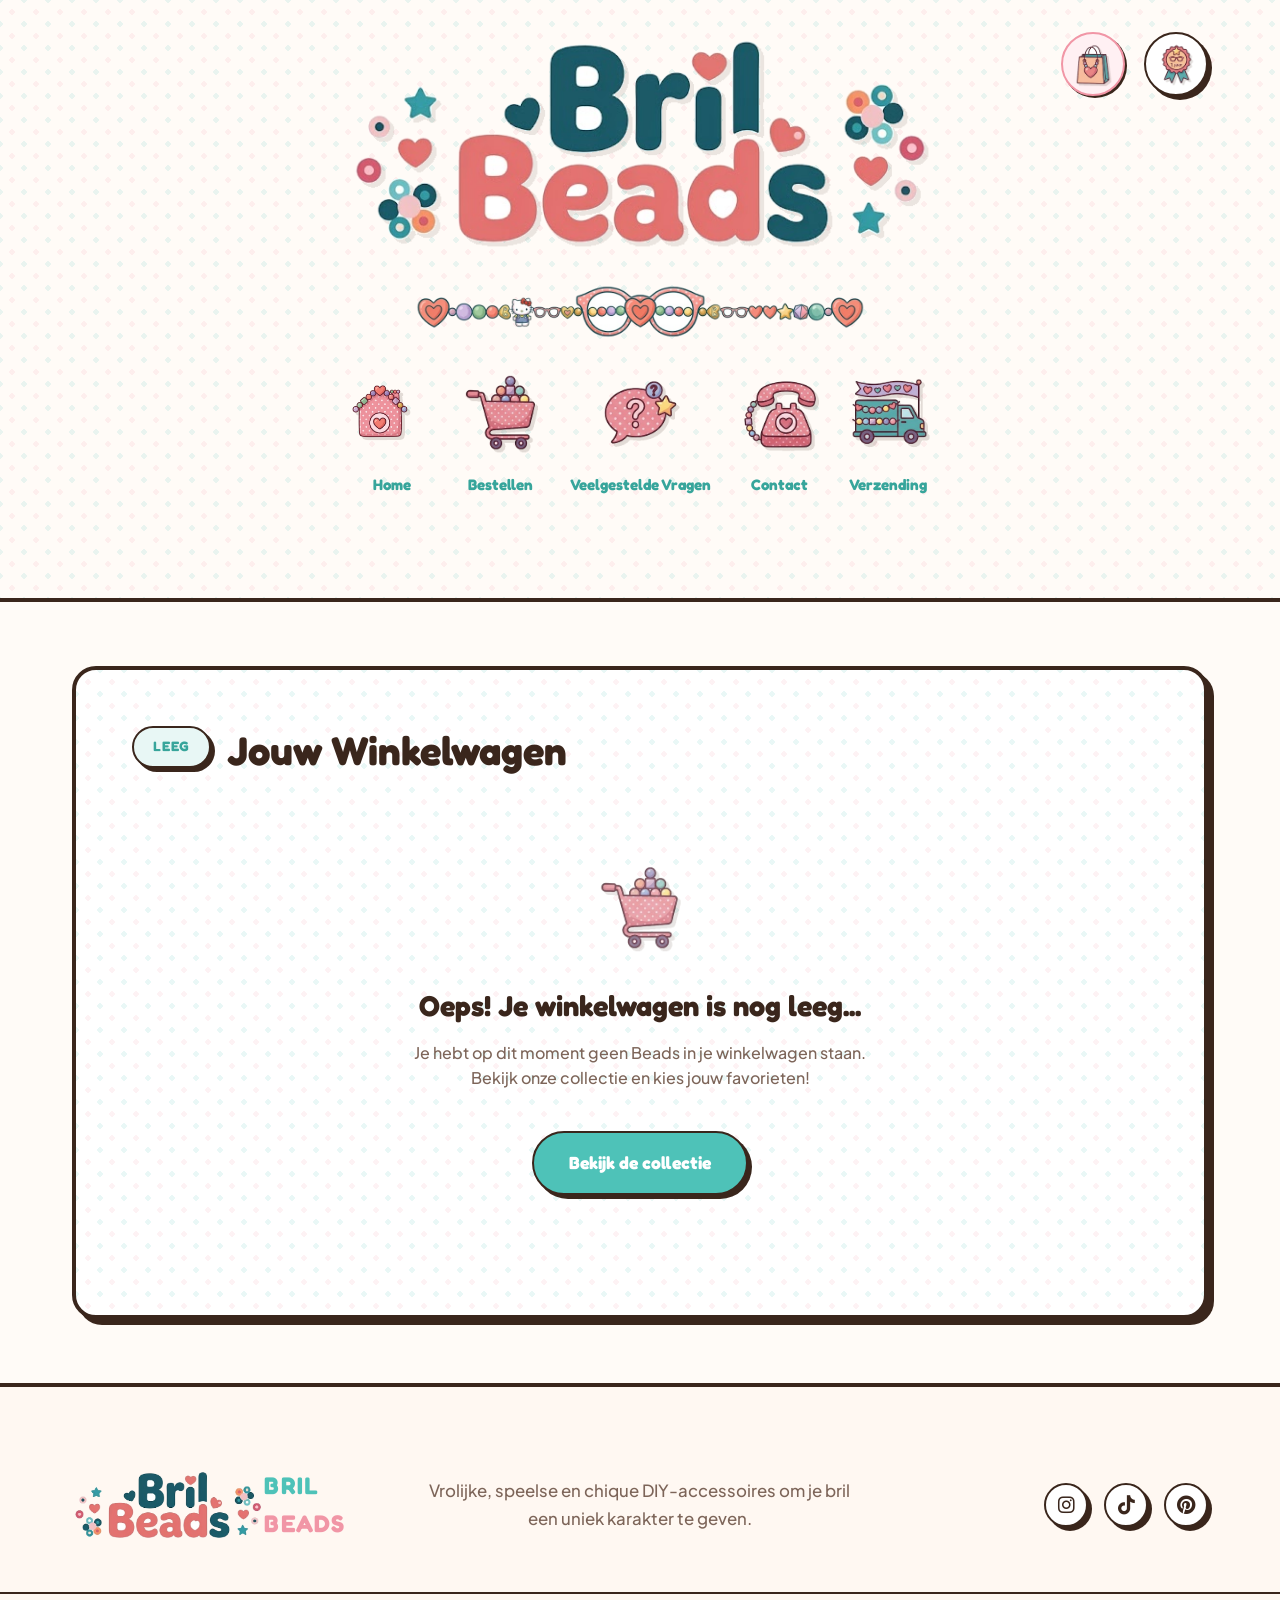
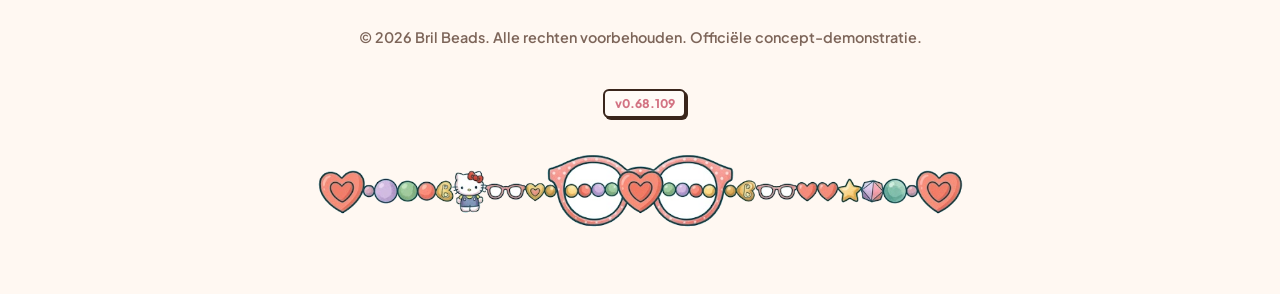
<file: winkelwagen.html>
<!DOCTYPE html>
<html lang="nl">
<head>
    <meta charset="UTF-8">
    <meta name="viewport" content="width=device-width, initial-scale=1.0">
    <meta name="color-scheme" content="only light">
    <title>Winkelwagen | Bril Beads</title>
    <meta name="description" content="Bekijk de beads in je winkelwagen, zie de prijzen en ga door naar bestellen.">
    <!-- Google Fonts -->
    <link rel="preconnect" href="https://fonts.googleapis.com">
    <link rel="preconnect" href="https://fonts.gstatic.com" crossorigin>
    <link href="https://fonts.googleapis.com/css2?family=Fredoka:wght@400;600;800&family=Outfit:wght@400;600;800&family=Plus+Jakarta+Sans:wght@300;400;500;600;700&display=swap" rel="stylesheet">
    <!-- FontAwesome for icons -->
    <link rel="stylesheet" href="https://cdnjs.cloudflare.com/ajax/libs/font-awesome/6.4.0/css/all.min.css">
    <!-- Custom CSS -->
    <link rel="stylesheet" href="index.css">
     <style>
        .cart-layout {
            display: grid;
            grid-template-columns: 1.2fr 0.8fr;
            gap: 3rem;
            align-items: start;
        }
        .cart-preview-card {
            background: #ffffff;
            border: var(--thin-border);
            border-radius: var(--radius-lg);
            padding: 2rem;
            box-shadow: var(--comic-shadow-sm);
        }
        .cart-preview-visual {
            height: 240px;
            background: var(--bg-cream);
            border: var(--thin-border);
            border-radius: var(--radius-md);
            display: flex;
            align-items: center;
            justify-content: center;
            position: relative;
            overflow: hidden;
            box-shadow: inset 3px 3px 0 rgba(0,0,0,0.05);
            margin-bottom: 1.5rem;
        }
        #cart-glasses-svg {
            width: 95%;
            height: 95%;
        }
        .cart-item-list {
            display: flex;
            flex-direction: column;
            gap: 1rem;
        }
        .cart-item {
            display: flex;
            justify-content: space-between;
            align-items: center;
            border-bottom: 1px dashed var(--border-dark);
            padding: 1.2rem 0;
            gap: 1rem;
        }
        .cart-item:last-child {
            border-bottom: none;
        }
        
        /* Cart Item Sub-elements */
        .cart-item-info {
            display: flex;
            align-items: center;
            gap: 1.2rem;
            flex: 1;
            min-width: 150px;
        }
        .cart-item-image-wrapper {
            width: 48px;
            height: 48px;
            border: var(--thin-border);
            border-radius: 12px;
            display: flex;
            align-items: center;
            justify-content: center;
            background: var(--bg-cream);
            box-shadow: 2px 2px 0 var(--border-dark);
            overflow: hidden;
            position: relative;
            flex-shrink: 0;
        }
        .cart-item-title {
            font-family: var(--font-heading);
            font-size: 1.15rem;
            color: var(--text-dark);
        }
        .cart-item-subtitle {
            font-size: 0.85rem;
            color: var(--text-muted);
            margin-top: 0.2rem;
        }
        .cart-item-actions {
            display: flex;
            align-items: center;
            gap: 1.5rem;
            justify-content: flex-end;
        }
        .cart-item-qty-selector {
            display: flex;
            align-items: center;
            background: var(--bg-cream);
            border: var(--thin-border);
            border-radius: 30px;
            padding: 2px 8px;
            box-shadow: var(--comic-shadow-sm);
            gap: 8px;
        }
        .btn-qty {
            border: none;
            background: none;
            font-family: var(--font-heading);
            font-weight: 800;
            font-size: 1.2rem;
            cursor: pointer;
            color: var(--text-dark);
            padding: 0 6px;
        }
        .cart-item-qty-value {
            font-family: var(--font-heading);
            font-weight: 800;
            font-size: 1.05rem;
            min-width: 20px;
            text-align: center;
        }
        .cart-item-price {
            font-family: var(--font-heading);
            font-weight: 800;
            font-size: 1.1rem;
            min-width: 70px;
            text-align: right;
        }
        .btn-remove-bead {
            font-size: 1.4rem;
            color: var(--red);
            background: none;
            border: none;
            cursor: pointer;
            transition: transform 0.2s;
            display: inline-flex;
            align-items: center;
            justify-content: center;
        }
        .btn-remove-bead:hover {
            transform: scale(1.15);
        }

        .cart-summary-box {
            background: var(--bg-cream);
            border: var(--thin-border);
            border-radius: var(--radius-lg);
            padding: 2.5rem;
            box-shadow: var(--comic-shadow-sm);
            display: flex;
            flex-direction: column;
            gap: 1.5rem;
        }
        .summary-row {
            display: flex;
            justify-content: space-between;
            font-weight: 600;
        }
        .summary-total {
            font-family: var(--font-heading);
            font-weight: 800;
            font-size: 1.6rem;
            color: var(--pink-dark);
            border-top: var(--thin-border);
            padding-top: 1rem;
            margin-top: 0.5rem;
        }
        @media (max-width: 900px) {
            .cart-layout {
                grid-template-columns: 1fr;
                gap: 1.5rem;
            }
        }
        @media (max-width: 576px) {
            .cart-preview-card {
                padding: 1.2rem;
            }
            .cart-summary-box {
                padding: 1.5rem 1.2rem;
            }
            .cart-item {
                flex-direction: column;
                align-items: stretch;
                gap: 1rem;
                padding: 1.5rem 0;
            }
            .cart-item-info {
                width: 100%;
            }
            .cart-item-actions {
                justify-content: space-between;
                width: 100%;
                gap: 1rem;
            }
            .cart-item-price {
                flex-grow: 1;
                text-align: right;
            }
        }
    </style>
</head>
<body>
    <!-- Header -->
    <header class="app-header">
        <!-- Top-Right Utilities (Winkelwagen & Account) -->
        <div class="header-utilities">
            <a href="winkelwagen.html" class="utility-nav-item active" title="Bekijk je winkelwagen">
                <div class="utility-icon-wrapper">
                    <img src="assets/icon_winkelwagen.png" alt="Winkelwagen" class="utility-icon-img">
                </div>
            </a>

                        <a href="garantie.html" class="utility-nav-item" title="1 jaar 100% tevredenheidsgarantie">
                <div class="utility-icon-wrapper">
                    <img src="assets/icon_garantie.png" alt="Garantie" class="utility-icon-img">
                </div>
            </a>
        </div>

        <div class="container header-container">
            <a href="index.html" class="brand-logo" id="header-logo-link">
                <img src="assets/logo.png?v=2" alt="Bril Beads Logo" class="logo-img">
            </a>
            
            <nav class="playful-nav" id="main-navigation">
                <div class="playful-nav-container">
                    <a href="index.html" class="playful-nav-item" title="Terug naar Home">
                        <div class="nav-icon-img-wrapper">
                            <img src="assets/icon_home.png" alt="Home" class="nav-icon-img">
                        </div>
                        <span class="nav-label">Home</span>
                    </a>
                    
                    
                    <a href="producten.html" class="playful-nav-item" title="Bekijk alle producten">
                        <div class="nav-icon-img-wrapper">
                            <img src="assets/icon_bestellen.png" alt="Bestellen" class="nav-icon-img">
                        </div>
                        <span class="nav-label">Bestellen</span>
                    </a>
                    
                    <a href="faq.html" class="playful-nav-item" title="Veelgestelde Vragen">
                        <div class="nav-icon-img-wrapper">
                            <img src="assets/icon_faq.png" alt="Veelgestelde Vragen" class="nav-icon-img">
                        </div>
                        <span class="nav-label">Veelgestelde Vragen</span>
                    </a>
                    
                    <a href="contact.html" class="playful-nav-item" title="Neem contact met ons op">
                        <div class="nav-icon-img-wrapper">
                            <img src="assets/icon_contact.png" alt="Contact" class="nav-icon-img">
                        </div>
                        <span class="nav-label">Contact</span>
                    </a>
                    
                    <a href="verzending.html" class="playful-nav-item" title="Gratis verzending vanaf &euro;20">
                        <div class="nav-icon-img-wrapper">
                            <img src="assets/icon_verzending.png" alt="Verzending" class="nav-icon-img">
                        </div>
                        <span class="nav-label">Verzending</span>
                    </a>
                    

                </div>
            </nav>
        </div>
    </header>

    <main style="padding: 4rem 0;">
        <div class="container">
            <div class="glass glass-panel" id="cart-container-main">
                <div class="page-title-group" style="margin-bottom: 2.5rem;">
                    <span class="badge badge-accent">Overzicht</span>
                    <h1 class="section-title text-left" style="font-size: 2.5rem;">Jouw Winkelwagen</h1>
                </div>
                
                <div class="cart-layout" id="cart-layout-root">
                    <!-- Cart Left: Preview & Itemized list -->
                    <div class="cart-preview-card">

                        <!-- Itemized list -->
                        <div class="cart-item-list" id="cart-items-container">
                            <!-- Items populated dynamically -->
                        </div>
                    </div>

                    <div class="cart-summary-box">
                        <h3 style="display: flex; align-items: center; gap: 0.8rem; font-family: var(--font-heading); font-size: 1.5rem; border-bottom: 2px dashed var(--border-dark); padding-bottom: 0.5rem; margin-bottom: 1.5rem;">
                            <img src="assets/icon_winkelwagen.png" alt="Besteloverzicht" style="height: 2.2rem; width: auto; filter: drop-shadow(2px 2px 0px rgba(58, 38, 28, 0.15));"> Besteloverzicht
                        </h3>
                        
                        <div id="summary-rows-container" style="display: flex; flex-direction: column; gap: 1rem;">
                            <!-- Dynamic summary rows go here -->
                        </div>
                        
                        <div class="summary-row summary-total">
                            <span>Totaal</span>
                            <span id="summary-total-price">&euro; 0,00</span>
                        </div>

                        <div style="display: flex; flex-direction: column; gap: 1rem; margin-top: 1rem;">
                            <a href="bestellen.html" class="btn btn-primary btn-lg btn-bounce">Doorgaan naar bestellen <i class="fa-solid fa-arrow-right-long"></i></a>
                        </div>
                    </div>
                </div>
            </div>
        </div>
    </main>

    <!-- Footer -->
    <footer class="app-footer">
        <div class="container footer-container">
            <div class="footer-logo-col">
                <a href="index.html" class="brand-logo">
                    <img src="assets/logo.png?v=2" alt="Bril Beads Logo" class="logo-img">
                    <span class="brand-text"><span class="bril-text">BRIL</span> <span class="accent-text">BEADS</span></span>
                </a>
            </div>
            <div class="footer-text-col">
                <p class="footer-desc">
                    Vrolijke, speelse en chique DIY-accessoires om je bril een uniek karakter te geven.
                </p>
            </div>
            <div class="footer-social-col">
                <div class="social-links">
                    <a href="#" class="social-link"><i class="fa-brands fa-instagram"></i></a>
                    <a href="#" class="social-link"><i class="fa-brands fa-tiktok"></i></a>
                    <a href="#" class="social-link"><i class="fa-brands fa-pinterest"></i></a>
                </div>
            </div>
        </div>
        <div class="footer-bottom text-center">
            <p>&copy; 2026 Bril Beads. Alle rechten voorbehouden. Offici&euml;le concept-demonstratie.</p>
            <p class="footer-version-wrapper"><span class="version-label" id="site-version">v0.68.109</span></p>
        </div>
    </footer>
    
    <script src="app.js?v=v0.68.109"></script>
    <script>
        document.addEventListener('DOMContentLoaded', () => {
            renderCartPage();
        });

        function renderCartPage() {
            const cartItems = getCartItems().filter(item => item.type === 'loose_bead');
            const container = document.getElementById('cart-container-main');
            
            if (!cartItems || cartItems.length === 0) {
                renderEmptyCart(container);
                return;
            }

            // --- 2. Render Cart Items List ---
            const itemsContainer = document.getElementById('cart-items-container');
            itemsContainer.innerHTML = '';
            
            cartItems.forEach(item => {
                const itemDiv = document.createElement('div');
                itemDiv.className = 'cart-item';
                
                const dbList = BEADS_DATABASE.kids;
                const beadDef = dbList.find(b => b.id === item.id);
                let svgContentHtml = '';
                
                if (beadDef) {
                    svgContentHtml = `
                        <svg viewBox="-16 -16 32 32" fill="none" style="width:32px; height:32px;">
                            ${cleanSvgForCatalog(beadDef.svgContent)}
                        </svg>
                    `;
                } else {
                    svgContentHtml = `<img src="${item.imageUrl || 'assets/logo.png?v=2'}" style="max-width:80%; max-height:80%; object-fit:contain;">`;
                }
                
                itemDiv.innerHTML = `
                    <div class="cart-item-info">
                        <div class="cart-item-image-wrapper">
                            ${svgContentHtml}
                        </div>
                        <div>
                            <h4 class="cart-item-title">${item.name}</h4>
                            <p class="cart-item-subtitle">Losse Bead</p>
                        </div>
                    </div>
                    
                    <div class="cart-item-actions">
                        <div class="cart-item-qty-selector">
                            <button type="button" class="btn-qty" onclick="changeQuantity('${item.id}', -1)">-</button>
                            <span class="cart-item-qty-value">${item.quantity}</span>
                            <button type="button" class="btn-qty" onclick="changeQuantity('${item.id}', 1)">+</button>
                        </div>
                        
                        <span class="cart-item-price">&euro; ${(item.price * item.quantity).toFixed(2).replace('.', ',')}</span>
                        <button type="button" class="btn-remove-bead" onclick="removeFromCartPage('${item.id}', 'loose_bead')" title="Verwijderen"><i class="fa-solid fa-circle-xmark"></i></button>
                    </div>
                `;
                itemsContainer.appendChild(itemDiv);
            });

            // --- 3. Render Order Summary calculations ---
            let looseBeadsCount = 0;
            let itemsTotal = 0;
            
            cartItems.forEach(item => {
                if (item.type === 'loose_bead') {
                    looseBeadsCount += item.quantity;
                    itemsTotal += item.price * item.quantity;
                }
            });

            const shippingVal = itemsTotal >= 20 ? 0 : 2.95;
            const finalTotal = itemsTotal + shippingVal;

            let summaryHtml = '';
            if (looseBeadsCount > 0) {
                summaryHtml += `
                    <div class="summary-row">
                        <span>Aantal Beads</span>
                        <span>${looseBeadsCount}x</span>
                    </div>
                `;
            }
            summaryHtml += `
                <div class="summary-row">
                    <span>Subtotaal</span>
                    <span>&euro; ${itemsTotal.toFixed(2).replace('.', ',')}</span>
                </div>
                <div class="summary-row">
                    <span>Verzending</span>
                    <span>${shippingVal === 0 ? 'GRATIS' : `&euro; ${shippingVal.toFixed(2).replace('.', ',')}`}</span>
                </div>
            `;

            document.getElementById('summary-rows-container').innerHTML = summaryHtml;
            document.getElementById('summary-total-price').textContent = `€ ${finalTotal.toFixed(2).replace('.', ',')}`;
        }

        function renderEmptyCart(container) {
            container.innerHTML = `
                <div class="page-title-group" style="margin-bottom: 1.5rem;">
                    <span class="badge badge-accent">Leeg</span>
                    <h1 class="section-title text-left" style="font-size: 2.5rem;">Jouw Winkelwagen</h1>
                </div>
                <div style="text-align: center; padding: 4rem 2rem;">
                    <img src="assets/icon_bestellen.png" alt="Bestellen" style="height: 5.5rem; width: auto; opacity: 0.8; margin-bottom: 2rem; display: inline-block; filter: drop-shadow(3px 3px 0px rgba(58, 38, 28, 0.15));">
                    <h2 style="font-family: var(--font-heading); font-size: 1.8rem; margin-bottom: 1rem;">Oeps! Je winkelwagen is nog leeg...</h2>
                    <p style="margin-bottom: 2.5rem; color: var(--text-muted); max-width: 500px; margin-left: auto; margin-right: auto;">
                        Je hebt op dit moment geen Beads in je winkelwagen staan. Bekijk onze collectie en kies jouw favorieten!
                    </p>
                    <a href="producten.html" class="btn btn-primary btn-lg btn-bounce">Bekijk de collectie</a>
                </div>
            `;
        }

        function changeQuantity(itemId, delta) {
            const items = getCartItems();
            const item = items.find(i => i.id === itemId && i.type === 'loose_bead');
            if (item) {
                const newQty = (item.quantity || 1) + delta;
                if (newQty <= 0) {
                    removeFromCartPage(itemId, 'loose_bead');
                } else {
                    updateCartItemQuantity(itemId, newQty);
                    renderCartPage();
                }
            }
        }

        function removeFromCartPage(uniqueId, type) {
            removeFromCart(uniqueId, type);
            renderCartPage();
        }
    </script>
</body>
</html>
</file>
<file: index.css>
/* ==========================================================================
   BRIL BEADS - PLAYFUL CARTOON STYLESHEET
   ========================================================================== */

/* Design Tokens & Playful Variables */
:root, *, *::before, *::after {
    color-scheme: only light !important;
}

:root {
    /* Main Playful Palette (Matches Logo Style) */
    --pink: #f196a6;
    --pink-dark: #d37383;
    --teal: #4ec2b8;
    --teal-dark: #37a59b;
    --purple: #9d8df2;
    --gold: #ffd000;
    
    /* Backgrounds & Outlines */
    --bg-cream: #fffbf7;
    --bg-pastel-pink: #fff0f3;
    --bg-card: #ffffff;
    --border-dark: #3a261c;      /* Soft Espresso Brown Outline */
    --text-dark: #3a261c;        /* Main dark text */
    --text-muted: #7d6559;       /* Subtext */
    
    /* Comic shadows and outlines */
    --thick-border: 4px solid var(--border-dark);
    --thin-border: 2px solid var(--border-dark);
    --comic-shadow: 6px 6px 0px var(--border-dark);
    --comic-shadow-sm: 4px 4px 0px var(--border-dark);
    --comic-shadow-hover: 10px 10px 0px var(--border-dark);
    --comic-shadow-active: 2px 2px 0px var(--border-dark);
    
    /* Layout & Fonts */
    --font-heading: 'Fredoka', sans-serif;
    --font-body: 'Plus Jakarta Sans', sans-serif;
    --radius-sm: 8px;
    --radius-md: 16px;
    --radius-lg: 24px;
    --radius-round: 50px;
    --transition: all 0.2s cubic-bezier(0.175, 0.885, 0.32, 1.275);
}

/* Reset & Base Styles */
* {
    box-sizing: border-box;
    margin: 0;
    padding: 0;
}

html {
    scroll-behavior: smooth;
    font-size: 16px;
}

body {
    background-color: var(--bg-cream);
    color: var(--text-dark);
    font-family: var(--font-body);
    line-height: 1.6;
    overflow-x: hidden;
    -webkit-font-smoothing: antialiased;
}

/* Polka-dot Background Pattern */
.polka-dot-bg {
    position: absolute;
    top: 0;
    left: 0;
    right: 0;
    bottom: 0;
    background-image: radial-gradient(var(--pink) 15%, transparent 16%),
                      radial-gradient(var(--teal) 15%, transparent 16%);
    background-size: 32px 32px;
    background-position: 0 0, 16px 16px;
    opacity: 0.12;
    pointer-events: none;
    z-index: 0;
}

/* Container */
.container {
    width: 100%;
    max-width: 1200px;
    margin: 0 auto;
    padding: 0 2rem;
    position: relative;
    z-index: 1;
}

/* Typography */
h1, h2, h3, h4 {
    font-family: var(--font-heading);
    font-weight: 800;
    line-height: 1.2;
    color: var(--text-dark);
}

p {
    font-weight: 500;
    color: var(--text-muted);
}

.text-gradient {
    color: var(--pink);
    position: relative;
    display: inline-block;
}

.text-gradient::after {
    content: '';
    position: absolute;
    left: 0;
    bottom: 4px;
    width: 100%;
    height: 8px;
    background: var(--teal);
    z-index: -1;
    opacity: 0.3;
    border-radius: 4px;
}

.text-center { text-align: center; }
.text-left { text-align: left; }
.text-right { text-align: right; }

/* Playful Badge */
.badge {
    display: inline-block;
    align-self: flex-start;
    vertical-align: middle;
    padding: 0.5rem 1.2rem;
    font-family: var(--font-heading);
    font-weight: 800;
    font-size: 0.85rem;
    text-transform: uppercase;
    letter-spacing: 0.05em;
    border-radius: var(--radius-round);
    background: var(--bg-pastel-pink);
    color: var(--pink-dark);
    border: var(--thin-border);
    box-shadow: var(--comic-shadow-sm);
    margin-right: 1.2rem;
    margin-bottom: 1rem;
}

.badge-accent {
    background: #e8f7f5;
    color: var(--teal-dark);
}

.badge-playful {
    background: #f3f0ff;
    color: var(--purple);
}

/* Playful Containers (Cartoon box) */
.glass {
    background: var(--bg-card);
    border: var(--thick-border);
    border-radius: var(--radius-lg);
    box-shadow: var(--comic-shadow);
    transition: var(--transition);
    background-image: radial-gradient(rgba(241, 150, 166, 0.12) 15%, transparent 16%),
                      radial-gradient(rgba(78, 194, 184, 0.12) 15%, transparent 16%);
    background-size: 24px 24px;
    background-position: 0 0, 12px 12px;
}

.glass-panel {
    padding: 3.5rem;
}

@media (max-width: 768px) {
    .glass-panel {
        padding: 2.5rem 2rem;
    }
}

@media (max-width: 480px) {
    .glass-panel {
        padding: 2.2rem 1.2rem;
    }
}

.glass:hover {
    transform: translate(-2px, -2px);
    box-shadow: var(--comic-shadow-hover);
}

/* Buttons (Bubbly / Chunky) */
.btn {
    display: inline-flex;
    align-items: center;
    justify-content: center;
    gap: 0.5rem;
    padding: 0.8rem 1.8rem;
    border-radius: var(--radius-round);
    font-family: var(--font-heading);
    font-weight: 800;
    font-size: 1rem;
    cursor: pointer;
    text-decoration: none;
    transition: var(--transition);
    border: var(--thin-border);
}

.btn-primary {
    background: var(--teal);
    color: #fff;
    box-shadow: var(--comic-shadow-sm);
}

.btn-primary:hover {
    background: var(--teal-dark);
    transform: translate(-2px, -2px);
    box-shadow: var(--comic-shadow);
}

.btn-primary:active {
    transform: translate(2px, 2px);
    box-shadow: var(--comic-shadow-active);
}

.btn-secondary {
    background: var(--bg-cream);
    color: var(--text-dark);
    box-shadow: var(--comic-shadow-sm);
}

.btn-secondary:hover {
    background: #fff;
    transform: translate(-2px, -2px);
    box-shadow: var(--comic-shadow);
}

.btn-secondary:active {
    transform: translate(2px, 2px);
    box-shadow: var(--comic-shadow-active);
}

.btn-accent {
    background: var(--pink);
    color: #fff;
    box-shadow: var(--comic-shadow-sm);
}

.btn-accent:hover {
    background: var(--pink-dark);
    transform: translate(-2px, -2px);
    box-shadow: var(--comic-shadow);
}

.btn-accent:active {
    transform: translate(2px, 2px);
    box-shadow: var(--comic-shadow-active);
}

.btn-sm {
    padding: 0.5rem 1.2rem;
    font-size: 0.9rem;
}

.btn-lg {
    padding: 1rem 2.2rem;
    font-size: 1.1rem;
}

.btn-icon {
    width: 44px;
    height: 44px;
    border-radius: 50%;
    padding: 0;
    display: inline-flex;
    align-items: center;
    justify-content: center;
    background: #fff;
    color: var(--text-dark);
    border: var(--thin-border);
    box-shadow: var(--comic-shadow-sm);
    cursor: pointer;
    transition: var(--transition);
}

.btn-icon:hover {
    transform: translate(-2px, -2px) scale(1.05);
    box-shadow: var(--comic-shadow);
}

.btn-icon:active {
    transform: translate(2px, 2px);
    box-shadow: var(--comic-shadow-active);
}

.btn-danger:hover {
    background: #fecaca;
    color: #ef4444;
}

.btn-bounce:hover {
    animation: bounce 0.4s ease infinite alternate;
}

@keyframes bounce {
    0% { transform: translateY(0) scale(1); }
    100% { transform: translateY(-5px) scale(1.02); }
}

/* App Header */
.app-header {
    position: relative;
    width: 100%;
    background: var(--bg-cream);
    border-bottom: var(--thick-border);
    padding: 2rem 0 3.5rem 0;
    /* Subtle Polka Dot Background */
    background-image: radial-gradient(rgba(241, 150, 166, 0.12) 15%, transparent 16%),
                      radial-gradient(rgba(78, 194, 184, 0.12) 15%, transparent 16%);
    background-size: 24px 24px;
    background-position: 0 0, 12px 12px;
}

.header-container {
    display: flex;
    flex-direction: column;
    align-items: center;
    gap: 0.8rem;
    width: 100%;
}

.brand-logo {
    display: flex;
    justify-content: center;
    align-items: center;
    text-decoration: none;
    width: 100%;
    position: relative;
    z-index: 10;
}

.app-header .logo-img {
    height: 220px; /* adjusted for cropped logo size */
    width: auto;
    object-fit: contain;
    filter: drop-shadow(4px 4px 0px rgba(58, 38, 28, 0.1));
    transition: var(--transition);
    margin-bottom: 0.2rem; /* updated to prevent overlap */
}

.app-header .logo-img:hover {
    transform: scale(1.03) rotate(-1deg);
}

.app-footer .logo-img {
    height: 72px; /* Small for footer */
    width: auto;
    object-fit: contain;
}

/* Header Utilities (Winkelwagen & Account) */
.header-utilities {
    position: absolute;
    top: 2rem;
    right: 2.5rem;
    display: flex;
    gap: 1.2rem;
    z-index: 100;
}

@media (min-width: 1200px) {
    .header-utilities {
        right: calc(50% - 600px + 2rem);
    }
}

.utility-nav-item {
    text-decoration: none;
    cursor: pointer;
    transition: var(--transition);
}

.utility-icon-wrapper {
    width: 64px;
    height: 64px;
    background: #ffffff;
    border: var(--thin-border);
    border-radius: 50%;
    display: flex;
    align-items: center;
    justify-content: center;
    box-shadow: var(--comic-shadow-sm);
    transition: var(--transition);
}

.utility-icon-img {
    width: 70%;
    height: 70%;
    object-fit: contain;
    filter: drop-shadow(2px 2px 0px rgba(58, 38, 28, 0.15));
    transition: var(--transition);
}

.utility-nav-item:hover .utility-icon-wrapper {
    transform: translateY(-4px) scale(1.05);
    border-color: var(--border-dark);
    box-shadow: var(--comic-shadow);
}

.utility-nav-item:active .utility-icon-wrapper {
    transform: translate(2px, 2px) scale(0.95);
    box-shadow: var(--comic-shadow-active);
}

.utility-nav-item.active .utility-icon-wrapper {
    background: var(--bg-pastel-pink);
    border-color: var(--pink);
    box-shadow: var(--comic-shadow-active);
}

/* Playful Navigation Circular Icons */
.playful-nav {
    width: 100%;
    margin-top: 0; /* reset to prevent overlap with cropped logo */
    padding-top: 1rem;
    margin-bottom: 2rem;
    position: relative;
}

.playful-nav::before {
    content: '';
    display: block;
    width: 100%;
    max-width: 450px;
    aspect-ratio: 1014 / 124;
    margin: 0 auto 1.2rem auto; /* reduced margin to pull divider up */
    background-image: url('assets/menu_divider.png');
    background-size: contain;
    background-repeat: no-repeat;
    background-position: center;
}

.playful-nav-container {
    display: flex;
    justify-content: center;
    align-items: center;
    gap: 1.8rem;
    flex-wrap: nowrap;
    overflow-x: auto;
    padding: 0.8rem 0.5rem;
    width: 100%;
    scrollbar-width: none;
}

.playful-nav-container::-webkit-scrollbar {
    display: none;
}

.playful-nav-item {
    display: flex;
    flex-direction: column;
    align-items: center;
    gap: 1.4rem;
    text-decoration: none;
    cursor: pointer;
    flex-shrink: 0;
    transition: var(--transition);
}

.nav-icon-img-wrapper {
    width: 80px;
    height: 80px;
    display: flex;
    align-items: center;
    justify-content: center;
    transition: var(--transition);
}

.nav-icon-img {
    width: 100%;
    height: 100%;
    object-fit: contain;
    filter: drop-shadow(3px 3px 0px rgba(58, 38, 28, 0.15));
    transition: var(--transition);
}

.playful-nav-item:hover .nav-icon-img {
    transform: translateY(-6px) scale(1.08) rotate(-2deg);
    filter: drop-shadow(5px 5px 0px rgba(58, 38, 28, 0.15));
}

.playful-nav-item:active .nav-icon-img {
    transform: translate(2px, 2px) scale(0.95);
    filter: drop-shadow(1px 1px 0px rgba(58, 38, 28, 0.15));
}

.nav-label {
    font-family: var(--font-heading);
    font-weight: 800;
    font-size: 0.95rem;
    color: var(--teal-dark); /* Groen */
    transition: var(--transition);
}

.playful-nav-item.active .nav-label {
    color: var(--pink); /* Actief roze */
}

.playful-nav-item:hover .nav-label {
    color: var(--pink-dark); /* Hover roze */
}

.brand-text {
    font-family: var(--font-heading);
    font-weight: 800;
    font-size: 1.5rem;
    letter-spacing: 0.05em;
}

.bril-text {
    color: var(--teal); /* Green */
}

.accent-text {
    color: var(--pink); /* Pink */
}

.main-nav ul {
    display: flex;
    list-style: none;
    gap: 2rem;
}

.nav-link {
    text-decoration: none;
    color: var(--text-muted);
    font-family: var(--font-heading);
    font-weight: 800;
    font-size: 1rem;
    transition: var(--transition);
    position: relative;
    padding: 0.5rem 0;
}

.nav-link::after {
    content: '';
    position: absolute;
    bottom: 0;
    left: 0;
    width: 0;
    height: 3px;
    background: var(--pink);
    transition: var(--transition);
    border-radius: 2px;
}

.nav-link:hover {
    color: var(--text-dark);
}

.nav-link:hover::after {
    width: 100%;
}

/* Sections General */
section {
    padding: 7rem 0;
    position: relative;
}

.section-header {
    margin-bottom: 4rem;
}

.section-title {
    font-size: 3rem;
    margin-bottom: 1rem;
    position: relative;
    display: inline-block;
    vertical-align: middle;
}

.page-title-group {
    display: flex;
    align-items: center;
    gap: 1rem;
    margin-bottom: 2rem;
    flex-wrap: wrap;
}

.page-title-group .badge {
    margin-right: 0;
    margin-bottom: 0;
}

.page-title-group .section-title {
    margin-bottom: 0;
}

.section-subtitle {
    max-width: 600px;
    margin: 0 auto;
    font-size: 1.15rem;
    font-weight: 600;
}

/* Playful / Centered Hero Section */
.hero-section {
    padding-top: 4rem;
    padding-bottom: 5rem;
    min-height: 60vh;
    display: flex;
    align-items: center;
    justify-content: center;
    position: relative;
    background-color: var(--bg-pastel-pink);
    border-bottom: var(--thick-border);
}

.hero-centered-container {
    width: 100%;
    display: flex;
    justify-content: center;
    align-items: center;
}

.hero-centered-content {
    text-align: center;
    max-width: 800px;
    display: flex;
    flex-direction: column;
    align-items: center;
}

/* Large Center Logo styling */
.hero-logo-wrapper {
    position: relative;
    margin: 2rem 0;
    display: inline-block;
    padding: 0;
    width: 100%;
    max-width: 1200px;
}

.hero-logo-large {
    width: 100%;
    max-width: 1200px;
    height: auto;
    display: block;
    border: var(--thick-border);
    border-radius: var(--radius-lg);
    box-shadow: var(--comic-shadow);
    transform: rotate(-1deg);
    animation: gentleWobble 4s ease-in-out infinite alternate;
}

.carousel-image {
    transition: opacity 1s ease-in-out;
}

.carousel-image.hidden {
    opacity: 0;
    pointer-events: none;
}

.carousel-image.visible {
    opacity: 1;
    pointer-events: auto;
}

@keyframes gentleWobble {
    0% { transform: rotate(-1.5deg) translateY(0); }
    100% { transform: rotate(1.5deg) translateY(-8px); }
}

.hero-tagline-main {
    font-size: 2.2rem;
    margin-bottom: 1rem;
    color: var(--text-dark);
}

.hero-tagline-sub {
    font-size: 1.25rem;
    line-height: 1.8;
    margin-bottom: 2.5rem;
    max-width: 650px;
    font-weight: 600;
}

.hero-centered-ctas {
    display: flex;
    gap: 1.5rem;
    justify-content: center;
    flex-wrap: wrap;
}

.btn-playful-primary {
    background: var(--teal);
    color: #fff;
    box-shadow: var(--comic-shadow);
}
.btn-playful-primary:hover {
    background: var(--teal-dark);
    transform: translate(-3px, -3px);
    box-shadow: 8px 8px 0px var(--border-dark);
}

.btn-playful-secondary {
    background: #fff;
    color: var(--text-dark);
    box-shadow: var(--comic-shadow);
}
.btn-playful-secondary:hover {
    background: var(--bg-cream);
    transform: translate(-3px, -3px);
    box-shadow: 8px 8px 0px var(--border-dark);
}

/* Playful floating beads around centered logo */
.floating-bead-playful {
    position: absolute;
    width: 52px;
    height: 52px;
    border-radius: 50%;
    display: flex;
    align-items: center;
    justify-content: center;
    font-size: 1.4rem;
    box-shadow: var(--comic-shadow-sm);
    border: var(--thin-border);
    animation: floatPlayful 4s ease-in-out infinite alternate;
}

.f-bead-1 {
    top: -20px;
    left: -20px;
    background: var(--pink);
    color: #fff;
    animation-delay: 0s;
}

.f-bead-2 {
    top: -10px;
    right: -20px;
    background: var(--gold);
    color: var(--text-dark);
    animation-delay: 1s;
}

.f-bead-3 {
    bottom: -15px;
    left: 20px;
    background: var(--teal);
    color: #fff;
    animation-delay: 2s;
}

.f-bead-4 {
    bottom: -20px;
    right: 10px;
    background: var(--purple);
    color: #fff;
    animation-delay: 0.5s;
}

@keyframes floatPlayful {
    0% { transform: translateY(0) rotate(0deg); }
    100% { transform: translateY(-16px) rotate(15deg); }
}

/* Customizer Section */
.customizer-section {
    background-color: var(--bg-cream);
    border-bottom: var(--thick-border);
}

.customizer-grid {
    display: grid;
    grid-template-columns: 1fr 1.25fr;
    gap: 3rem;
    align-items: start;
}

.config-panel {
    padding: 2.5rem;
    background-color: #ffffff;
    border: var(--thick-border);
    border-radius: var(--radius-lg);
    box-shadow: var(--comic-shadow);
}

.panel-title {
    font-size: 1.6rem;
    display: flex;
    align-items: center;
    gap: 0.8rem;
    color: var(--text-dark);
    border-bottom: var(--thin-border);
    padding-bottom: 0.8rem;
    margin-bottom: 1.5rem;
}

.config-group {
    display: flex;
    flex-direction: column;
    gap: 0.8rem;
    margin-bottom: 1.5rem;
}

.group-label {
    font-family: var(--font-heading);
    font-weight: 800;
    color: var(--text-dark);
    font-size: 1.05rem;
}

.toggle-buttons {
    display: flex;
    gap: 1rem;
}

.toggle-btn {
    flex: 1;
    background: #ffffff;
    border: var(--thin-border);
    border-radius: var(--radius-sm);
    color: var(--text-muted);
    padding: 0.8rem;
    cursor: pointer;
    font-family: var(--font-heading);
    font-weight: 800;
    transition: var(--transition);
    display: flex;
    align-items: center;
    justify-content: center;
    gap: 0.5rem;
    box-shadow: var(--comic-shadow-sm);
}

.toggle-btn:hover {
    background: var(--bg-cream);
    color: var(--text-dark);
    transform: translate(-2px, -2px);
    box-shadow: var(--comic-shadow);
}

.toggle-btn.active {
    background: var(--pink);
    border-color: var(--border-dark);
    color: #fff;
    box-shadow: var(--comic-shadow-sm);
}

.toggle-btn.active:hover {
    background: var(--pink-dark);
}

.color-selector {
    display: flex;
    gap: 0.8rem;
}

.color-dot {
    width: 36px;
    height: 36px;
    border-radius: 50%;
    border: var(--thin-border);
    cursor: pointer;
    transition: var(--transition);
    box-shadow: var(--comic-shadow-sm);
}

.color-dot:hover {
    transform: scale(1.1) translateY(-2px);
}

.color-dot.active {
    transform: scale(1.2);
    box-shadow: 0 0 0 3px #ffffff, var(--comic-shadow-sm);
}

.beads-tray-container {
    background: var(--bg-cream);
    border-radius: var(--radius-sm);
    padding: 1rem;
    border: var(--thin-border);
    box-shadow: inset 2px 2px 5px rgba(0,0,0,0.05);
}

.beads-tray {
    display: grid;
    grid-template-columns: repeat(3, 1fr);
    gap: 0.8rem;
    max-height: 250px;
    overflow-y: auto;
    padding-right: 0.5rem;
}

.bead-item-card {
    background: #ffffff;
    border: var(--thin-border);
    border-radius: var(--radius-sm);
    padding: 0.8rem 0.5rem;
    display: flex;
    flex-direction: column;
    align-items: center;
    justify-content: center;
    gap: 0.5rem;
    cursor: pointer;
    transition: var(--transition);
    box-shadow: var(--comic-shadow-sm);
}

.bead-item-card:hover {
    background: var(--bg-pastel-pink);
    border-color: var(--border-dark);
    transform: translate(-3px, -3px);
    box-shadow: var(--comic-shadow);
}

.bead-item-svg {
    width: 44px;
    height: 44px;
    filter: drop-shadow(2px 2px 0px rgba(0,0,0,0.15));
}

.bead-item-name {
    font-size: 0.8rem;
    font-weight: 800;
    text-align: center;
    color: var(--text-dark);
    white-space: nowrap;
    overflow: hidden;
    text-overflow: ellipsis;
    width: 100%;
}

/* Preview Canvas Panel */
.preview-panel {
    padding: 2.5rem;
    background-color: #ffffff;
    border: var(--thick-border);
    border-radius: var(--radius-lg);
    box-shadow: var(--comic-shadow);
    min-width: 0;
}

.preview-header {
    display: flex;
    justify-content: space-between;
    align-items: center;
    margin-bottom: 1.5rem;
}

.preview-title-group {
    display: flex;
    align-items: center;
    gap: 1rem;
}

.attachment-badge {
    padding: 0.3rem 1rem;
    border-radius: var(--radius-round);
    font-size: 0.85rem;
    font-weight: 800;
    background: var(--bg-pastel-pink);
    color: var(--pink-dark);
    border: var(--thin-border);
}

.preview-controls {
    display: flex;
    gap: 0.8rem;
}

.visualizer-canvas {
    background: #fffefb;
    border-radius: var(--radius-md);
    height: 360px;
    border: var(--thin-border);
    display: flex;
    align-items: center;
    justify-content: center;
    position: relative;
    overflow: hidden;
    box-shadow: inset 3px 3px 0px rgba(0,0,0,0.05);
}

#interactive-glasses-svg {
    width: 95%;
    height: 95%;
}

.canvas-instruction-overlay {
    position: absolute;
    bottom: 16px;
    left: 50%;
    transform: translateX(-50%);
    background: #ffffff;
    border: var(--thin-border);
    padding: 0.5rem 1.2rem;
    border-radius: var(--radius-round);
    font-size: 0.85rem;
    font-weight: 800;
    color: var(--text-dark);
    pointer-events: none;
    box-shadow: var(--comic-shadow-sm);
    display: flex;
    align-items: center;
    gap: 0.5rem;
}

/* Placed bead interactive styles */
.interactive-placed-bead {
    cursor: grab;
}

.interactive-placed-bead:active {
    cursor: grabbing;
}

.interactive-placed-bead:hover {
    filter: drop-shadow(0px 0px 4px var(--pink));
}

/* Active beads list */
.active-beads-list-wrapper {
    display: flex;
    flex-direction: column;
    gap: 0.8rem;
    margin-top: 1.5rem;
}

.list-label {
    font-family: var(--font-heading);
    font-weight: 800;
    font-size: 1rem;
    color: var(--text-dark);
}

.active-beads-list {
    background: var(--bg-cream);
    border: var(--thin-border);
    border-radius: var(--radius-sm);
    height: 108px;
    padding: 0.6rem;
    display: flex;
    flex-wrap: wrap;
    gap: 0.6rem;
    overflow-x: hidden;
    overflow-y: auto;
    align-content: flex-start;
    align-items: center;
    min-width: 0;
}

.active-beads-list:has(.empty-list-text) {
    align-content: center;
}

.empty-list-text {
    color: var(--text-muted);
    font-size: 0.9rem;
    font-weight: 600;
    font-style: italic;
    width: 100%;
    text-align: center;
}

.list-bead-tag {
    background: #ffffff;
    border: var(--thin-border);
    padding: 0.4rem 0.8rem;
    border-radius: var(--radius-sm);
    display: flex;
    align-items: center;
    gap: 0.6rem;
    font-size: 0.85rem;
    font-weight: 800;
    white-space: nowrap;
    box-shadow: var(--comic-shadow-sm);
}

.btn-remove-bead {
    background: transparent;
    border: none;
    color: var(--text-muted);
    cursor: pointer;
    font-size: 0.95rem;
    transition: var(--transition);
}

.btn-remove-bead:hover {
    color: #ef4444;
    transform: scale(1.1);
}

/* Customizer Summary */
.customizer-summary-card {
    border-top: var(--thin-border);
    padding-top: 1.5rem;
    display: flex;
    justify-content: space-between;
    align-items: center;
    margin-top: 1.5rem;
}

.summary-details {
    display: flex;
    flex-direction: column;
    gap: 0.2rem;
}

.summary-count {
    font-size: 0.95rem;
    font-weight: 800;
    color: var(--text-muted);
}

.summary-price {
    font-family: var(--font-heading);
    font-weight: 800;
    font-size: 1.8rem;
    color: var(--pink-dark);
}

/* How It Works Section */
.how-it-works-section {
    background-color: var(--bg-pastel-pink);
    border-bottom: var(--thick-border);
}

.systems-grid {
    display: grid;
    grid-template-columns: 1fr 1fr;
    gap: 3rem;
}

.system-card {
    padding: 3rem 2.5rem;
    background-color: #ffffff;
    border: var(--thick-border);
    border-radius: var(--radius-lg);
    box-shadow: var(--comic-shadow);
    display: flex;
    flex-direction: column;
    gap: 1.5rem;
}

.system-card:hover {
    transform: translate(-3px, -3px);
    box-shadow: var(--comic-shadow-hover);
}

.system-visual {
    height: 140px;
    background: var(--bg-cream);
    border-radius: var(--radius-md);
    border: var(--thin-border);
    display: flex;
    align-items: center;
    justify-content: center;
    overflow: hidden;
}

.system-explain-svg {
    width: 80%;
    height: 90%;
}

.system-title {
    font-size: 1.7rem;
    display: flex;
    align-items: center;
    gap: 0.8rem;
}

.system-desc {
    font-size: 1.05rem;
    font-weight: 500;
    line-height: 1.7;
    margin-bottom: 1rem;
}

.system-spec {
    font-size: 0.95rem;
    font-weight: 700;
    color: var(--text-dark);
    display: flex;
    align-items: center;
    gap: 0.6rem;
}

.system-spec i {
    color: #10b981;
}

/* SVG Animations */
.anim-slide-ring, .anim-slide-bead {
    animation: loopSlide 3s ease-in-out infinite alternate;
}

@keyframes loopSlide {
    0% { transform: translateX(-35px); }
    100% { transform: translateX(25px); }
}

.anim-clip-bead {
    animation: loopClip 2.5s cubic-bezier(0.175, 0.885, 0.32, 1.275) infinite;
}

@keyframes loopClip {
    0%, 100% { transform: translate(100px, 45px) scale(0.6); opacity: 0; }
    30%, 75% { transform: translate(100px, 75px) scale(1); opacity: 1; }
}

/* Collectie Showcase Cards */
.collecties-section {
    background-color: var(--bg-cream);
    border-bottom: var(--thick-border);
}

.collectie-showcase-grid {
    display: grid;
    grid-template-columns: 1fr 1fr;
    gap: 3rem;
}

.collectie-showcase-single {
    display: flex;
    justify-content: center;
    width: 100%;
}

.collectie-showcase-single .collectie-card {
    width: 100%;
    max-width: 650px;
}

.card-kids .collectie-bg-image {
    background-image: linear-gradient(135deg, rgba(58, 38, 28, 0.1) 0%, rgba(58, 38, 28, 0.85) 90%), url('assets/kids.png');
}

.collectie-card {
    height: 480px;
    border-radius: var(--radius-lg);
    border: var(--thick-border);
    box-shadow: var(--comic-shadow);
    position: relative;
    overflow: hidden;
}

.collectie-card:hover {
    transform: translate(-3px, -3px);
    box-shadow: var(--comic-shadow-hover);
}

.collectie-bg-image {
    position: absolute;
    top: 0; left: 0; right: 0; bottom: 0;
    background-size: cover;
    background-position: center;
    transition: transform 0.6s ease;
    z-index: 1;
}

.collectie-card:hover .collectie-bg-image {
    transform: scale(1.05);
}

.collectie-overlay {
    position: absolute;
    top: 0; left: 0; right: 0; bottom: 0;
    z-index: 2;
    background: linear-gradient(to top, rgba(58, 38, 28, 0.98) 40%, rgba(58, 38, 28, 0.45) 100%);
    padding: 3rem;
    display: flex;
    flex-direction: column;
    justify-content: flex-end;
    align-items: flex-start;
    gap: 1.2rem;
}

.collectie-card:hover .collectie-overlay {
    background: linear-gradient(to top, rgba(58, 38, 28, 0.98) 45%, rgba(58, 38, 28, 0.5) 100%);
}

.collectie-tag {
    padding: 0.4rem 1rem;
    font-size: 0.8rem;
    font-weight: 800;
    text-transform: uppercase;
    border-radius: var(--radius-round);
    border: var(--thin-border);
}

.bg-pink { background: var(--pink); color: #fff; }
.bg-gold { background: var(--gold); color: var(--text-dark); }

.collectie-card-title {
    font-size: 2.4rem;
    color: #ffffff;
}

.collectie-card-desc {
    font-size: 1.05rem;
    color: #eae0d5;
    line-height: 1.6;
}

.collectie-items-preview {
    display: flex;
    gap: 0.8rem;
    flex-wrap: wrap;
    margin-bottom: 0.5rem;
}

.mini-item {
    font-size: 0.85rem;
    font-weight: 800;
    padding: 0.4rem 0.8rem;
    border-radius: var(--radius-sm);
    border: var(--thin-border);
    display: inline-flex;
    align-items: center;
    gap: 0.4rem;
}

.mini-item.bg-teal { background: #e8f7f5; color: var(--teal-dark); }
.mini-item.bg-purple { background: #f3f0ff; color: var(--purple); }
.mini-item.bg-pink { background: var(--bg-pastel-pink); color: var(--pink-dark); }
.mini-item.bg-gold { background: #fffdeb; color: #bca594; }
.mini-item.bg-pearl { background: #ffffff; color: var(--text-dark); }
.mini-item.bg-dark { background: var(--bg-cream); color: var(--text-dark); }

/* Concept Briefing Section */
.briefing-section {
    background-color: var(--bg-pastel-pink);
    border-bottom: var(--thick-border);
}

.briefing-container {
    display: flex;
    justify-content: center;
    align-items: start;
}

.briefing-content {
    max-width: 800px;
    width: 100%;
    padding: 3rem;
    background-color: #ffffff;
    border: var(--thick-border);
    border-radius: var(--radius-lg);
    box-shadow: var(--comic-shadow);
}

.briefing-text {
    font-size: 1.2rem;
    font-weight: 600;
    line-height: 1.8;
    margin-bottom: 2rem;
}

.briefing-points {
    display: flex;
    flex-direction: column;
    gap: 2rem;
}

.point-item {
    display: flex;
    gap: 1.5rem;
    align-items: center;
    transition: var(--transition);
}

.point-icon {
    width: 80px;
    height: 80px;
    border-radius: var(--radius-md);
    background: #ffffff;
    border: var(--thin-border);
    display: flex;
    align-items: center;
    justify-content: center;
    flex-shrink: 0;
    box-shadow: var(--comic-shadow-sm);
    padding: 8px;
    overflow: hidden;
    transition: var(--transition);
}

.vision-svg-icon {
    width: 100%;
    height: 100%;
    display: block;
}

.point-item:hover .point-icon {
    transform: scale(1.08) rotate(-3deg);
    box-shadow: var(--comic-shadow);
    background: #ffffff;
}

.point-title {
    font-size: 1.2rem;
    margin-bottom: 0.3rem;
    font-weight: 800;
}

.point-desc {
    font-size: 1rem;
    color: var(--text-muted);
}

.branding-palette-card {
    padding: 3rem;
    background-color: #ffffff;
    border: var(--thick-border);
    border-radius: var(--radius-lg);
    box-shadow: var(--comic-shadow);
    display: flex;
    flex-direction: column;
    gap: 2rem;
}

.palette-swatch-list {
    display: flex;
    flex-direction: column;
    gap: 1rem;
}

.swatch-item {
    display: flex;
    align-items: center;
    gap: 1rem;
    background: var(--bg-cream);
    padding: 0.8rem;
    border-radius: var(--radius-sm);
    border: var(--thin-border);
}

.swatch-color {
    width: 52px;
    height: 52px;
    border-radius: 8px;
    border: var(--thin-border);
    box-shadow: var(--comic-shadow-sm);
}

.swatch-info {
    display: flex;
    flex-direction: column;
    gap: 0.2rem;
}

.swatch-name {
    font-family: var(--font-heading);
    font-weight: 800;
    color: var(--text-dark);
    font-size: 1rem;
}

.swatch-hex {
    font-family: monospace;
    font-size: 0.85rem;
    color: var(--text-muted);
    font-weight: 600;
}

.logo-explanation {
    border-top: var(--thin-border);
    padding-top: 1.5rem;
}

.logo-explanation h4 {
    margin-bottom: 0.5rem;
    font-size: 1.15rem;
    font-weight: 800;
}

.branding-logo-preview {
    width: 100%;
    max-width: 300px;
    height: auto;
    display: block;
    margin: 1.5rem auto 0 auto;
    border: var(--thin-border);
    border-radius: var(--radius-md);
    box-shadow: var(--comic-shadow-sm);
    background: #ffffff;
    padding: 0.5rem;
}

/* Footer Section */
.app-footer {
    background: #fff8f2;
    border-top: var(--thick-border);
    padding: 5rem 0 4rem 0;
}

.footer-container {
    display: grid;
    grid-template-columns: 1fr 1.5fr 1fr;
    gap: 3rem;
    margin-bottom: 3rem;
    align-items: center;
}

.footer-logo-col {
    display: flex;
    justify-content: flex-start;
    align-items: center;
}

.footer-text-col {
    display: flex;
    justify-content: center;
    align-items: center;
}

.footer-desc {
    font-size: 1.05rem;
    line-height: 1.7;
    text-align: center;
    max-width: 450px;
}

.footer-social-col {
    display: flex;
    justify-content: flex-end;
    align-items: center;
}

.social-links {
    display: flex;
    gap: 1rem;
}

.social-link {
    width: 44px;
    height: 44px;
    border-radius: 50%;
    background: #ffffff;
    border: var(--thin-border);
    box-shadow: var(--comic-shadow-sm);
    color: var(--text-dark);
    display: flex;
    align-items: center;
    justify-content: center;
    font-size: 1.2rem;
    text-decoration: none;
    transition: var(--transition);
}

.social-link:hover {
    background: var(--pink);
    color: #fff;
    transform: translate(-2px, -2px);
    box-shadow: var(--comic-shadow);
}

.footer-links h4 {
    margin-bottom: 1.5rem;
    font-size: 1.2rem;
    font-weight: 800;
}

.footer-links ul {
    list-style: none;
    display: flex;
    flex-direction: column;
    gap: 0.8rem;
}

.footer-links a {
    text-decoration: none;
    color: var(--text-muted);
    font-weight: 800;
    transition: var(--transition);
    font-size: 0.95rem;
}

.footer-links a:hover {
    color: var(--pink-dark);
    padding-left: 4px;
}

.footer-bottom {
    border-top: var(--thin-border);
    padding-top: 2rem;
}

.footer-bottom::after {
    content: '';
    display: block;
    width: 100%;
    max-width: 650px;
    aspect-ratio: 1014 / 124;
    margin: 2rem auto 0 auto;
    background-image: url('assets/menu_divider.png');
    background-size: contain;
    background-repeat: no-repeat;
    background-position: center;
}

.footer-bottom p {
    font-size: 0.9rem;
    font-weight: 600;
}

.footer-version-wrapper {
    margin-top: 2.5rem;
    margin-bottom: 0;
}

.version-label {
    display: inline-block;
    padding: 0.2rem 0.6rem;
    font-size: 0.75rem;
    font-weight: 800;
    background: var(--bg-cream);
    color: var(--pink-dark);
    border: var(--thin-border);
    border-radius: 6px;
    margin-left: 0.6rem;
    vertical-align: middle;
    box-shadow: 2px 2px 0px var(--border-dark);
}

/* ==========================================================================
   KIES JOUW STIJL SECTION
   ========================================================================== */
.styles-gallery-section {
    background-color: var(--bg-pastel-pink);
    border-bottom: var(--thick-border);
    padding: 6rem 0;
    position: relative;
}

.styles-grid-container {
    display: grid;
    grid-template-columns: repeat(auto-fit, minmax(320px, 1fr));
    gap: 2.5rem;
    margin-top: 3rem;
}

.style-preview-card {
    background-color: var(--bg-card);
    border: var(--thick-border);
    border-radius: var(--radius-lg);
    box-shadow: var(--comic-shadow);
    transition: var(--transition);
    overflow: hidden;
    cursor: pointer;
    display: flex;
    flex-direction: column;
}

.style-preview-card:hover {
    transform: translate(-6px, -6px) rotate(0.5deg);
    box-shadow: var(--comic-shadow-hover);
}

.style-preview-visual {
    height: 190px;
    display: flex;
    align-items: center;
    justify-content: center;
    border-bottom: var(--thin-border);
    position: relative;
    overflow: hidden;
}

.bg-teal-soft {
    background-color: #e8f7f5;
}

.bg-pink-soft {
    background-color: #fff0f3;
}

.bg-pink-polka {
    background-color: #fff0f3;
    background-image: radial-gradient(var(--pink) 15%, transparent 16%);
    background-size: 16px 16px;
}

.preview-glasses-svg {
    width: 90%;
    height: 90%;
}

.style-preview-info {
    padding: 1.8rem;
    display: flex;
    flex-direction: column;
    gap: 0.8rem;
    flex-grow: 1;
}

.style-preview-info h3 {
    font-size: 1.4rem;
    font-family: var(--font-heading);
    color: var(--text-dark);
}

.style-preview-info p {
    font-size: 0.95rem;
    line-height: 1.5;
    color: var(--text-muted);
    flex-grow: 1;
}

.style-preview-info .btn {
    align-self: flex-start;
    margin-top: 0.5rem;
    background: #fff;
    color: var(--text-dark);
    border: var(--thin-border);
    box-shadow: var(--comic-shadow-sm);
}

.style-preview-card:hover .style-preview-info .btn {
    background: var(--pink);
    color: #fff;
}

/* ==========================================================================
   CONTACT SECTION
   ========================================================================== */
.contact-section {
    background-color: var(--bg-cream);
    border-bottom: var(--thick-border);
    padding: 6rem 0;
}

.contact-card {
    display: block;
    padding: 4rem;
    background-color: #ffffff;
}

.contact-body-grid {
    display: grid;
    grid-template-columns: 1.55fr 1fr;
    gap: 4rem;
    align-items: start;
    margin-top: 2.5rem;
}

.contact-sidebar {
    display: flex;
    flex-direction: column;
    align-items: center;
    gap: 2rem;
}

.contact-visual {
    display: flex;
    justify-content: center;
    align-items: center;
}

.retro-phone-circle {
    width: 200px;
    height: 200px;
    border-radius: 50%;
    border: var(--thick-border);
    box-shadow: var(--comic-shadow);
    display: flex;
    align-items: center;
    justify-content: center;
    font-size: 5rem;
    color: var(--text-dark);
    animation: gentleWobble 5s ease-in-out infinite alternate;
}

.retro-phone-circle img {
    width: 70%;
    height: 70%;
    object-fit: contain;
    filter: drop-shadow(3px 3px 0px rgba(58, 38, 28, 0.15));
}

.contact-form-side {
    display: flex;
    flex-direction: column;
    gap: 1.5rem;
}

.contact-intro-text {
    font-size: 1.1rem;
    line-height: 1.6;
    margin-bottom: 1rem;
}

.playful-form {
    display: flex;
    flex-direction: column;
    gap: 1.5rem;
}

.form-group {
    display: flex;
    flex-direction: column;
    gap: 0.5rem;
}

.form-group label {
    font-family: var(--font-heading);
    font-weight: 800;
    font-size: 1.05rem;
    color: var(--text-dark);
}

.form-group input,
.form-group textarea {
    padding: 1rem;
    border: var(--thin-border);
    border-radius: var(--radius-md);
    font-family: var(--font-body);
    font-size: 1rem;
    color: var(--text-dark);
    background: var(--bg-cream);
    box-shadow: inset 2px 2px 5px rgba(0,0,0,0.05);
    transition: var(--transition);
}

.form-group input:focus,
.form-group textarea:focus {
    outline: none;
    border-color: var(--pink);
    background: #ffffff;
    box-shadow: var(--comic-shadow-sm);
    transform: translate(-2px, -2px);
}

/* responsive contact */
@media (max-width: 900px) {
    .contact-card {
        padding: 2.5rem;
    }
    .contact-body-grid {
        grid-template-columns: 1fr;
        gap: 3rem;
    }
    .retro-phone-circle {
        width: 150px;
        height: 150px;
        font-size: 4rem;
    }
    .header-utilities {
        top: 1rem;
        right: 1rem;
        gap: 0.8rem;
    }
    .utility-icon-wrapper {
        width: 48px;
        height: 48px;
    }
}

/* ==========================================================================
   RESPONSIVE DESIGN (MEDIA QUERIES)
   ========================================================================== */
@media (max-width: 1024px) {
    .customizer-grid {
        grid-template-columns: 1fr;
        gap: 3rem;
    }
    
    .briefing-content {
        padding: 2rem;
    }
}

@media (max-width: 768px) {
    html {
        font-size: 14px;
    }
    
    .main-nav {
        display: none;
    }
    
    .hero-logo-large {
        max-width: 90%;
    }
    
    .hero-tagline-main {
        font-size: 1.8rem;
    }
    
    .systems-grid,
    .collectie-showcase-grid,
    .footer-container {
        grid-template-columns: 1fr;
        gap: 2.5rem;
    }
    
    .footer-logo-col,
    .footer-text-col,
    .footer-social-col {
        justify-content: center;
    }
    
    .collectie-card {
        height: 420px;
    }
    
    .app-header .btn {
        display: none;
    }

    .app-header .logo-img {
        height: 150px; /* scaled down for cropped logo on mobile */
        margin-bottom: 0; /* updated to prevent overlap */
    }

    .nav-icon-img-wrapper {
        width: 64px;
        height: 64px;
    }

    .nav-label {
        font-size: 0.85rem;
    }

    .playful-nav-container {
        gap: 1.2rem;
        flex-wrap: wrap;
        justify-content: center;
        overflow-x: visible;
    }
}
/* Customizer removed from website */

@media (max-width: 480px) {
    .contact-card {
        padding: 2.2rem 1.2rem !important;
    }
}
</file>
